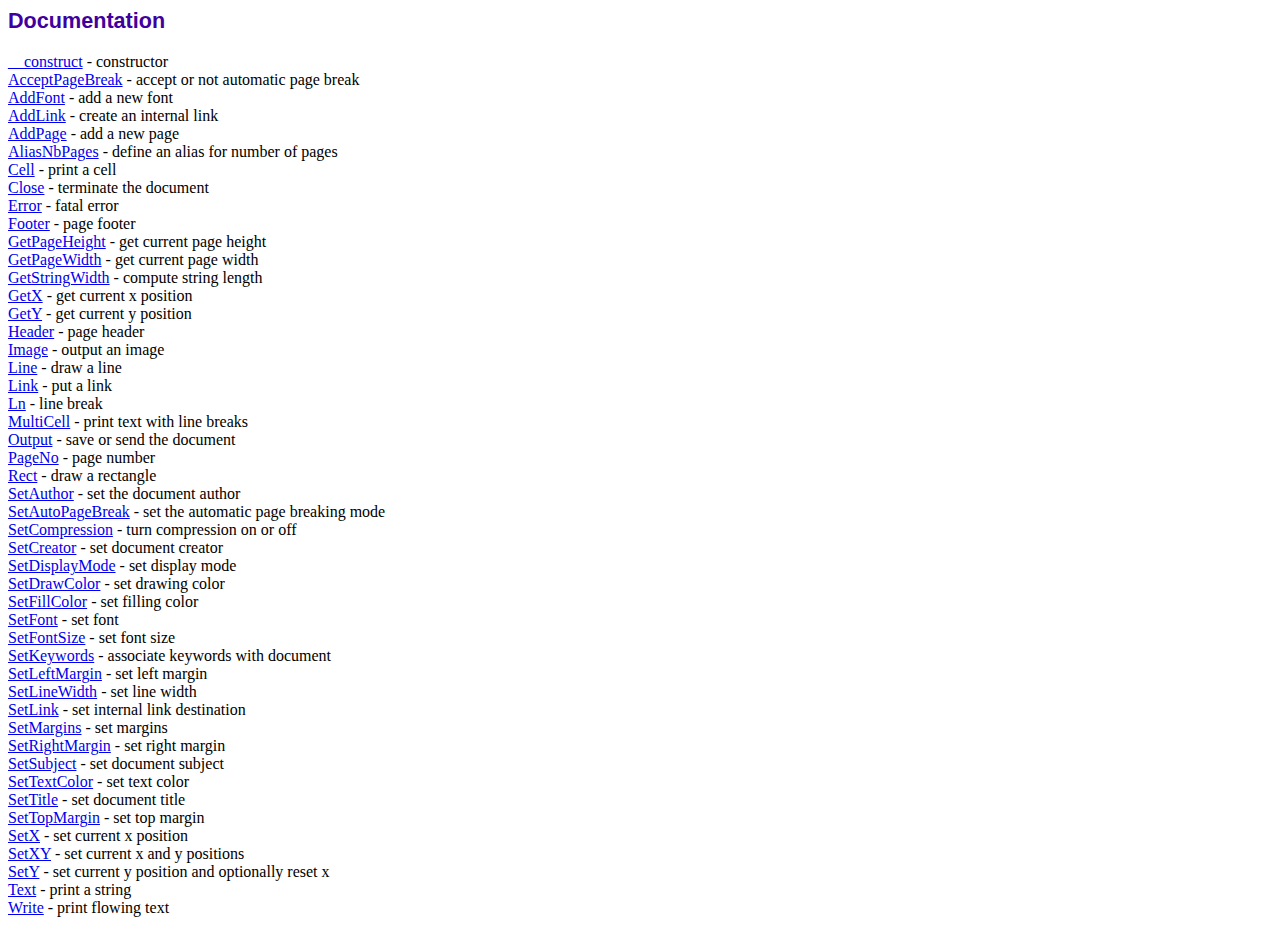
<file: fpdf/fpdf186/doc/index.htm>
<!DOCTYPE html PUBLIC "-//W3C//DTD HTML 4.01 Transitional//EN">
<html>
<head>
<meta http-equiv="Content-Type" content="text/html; charset=UTF-8">
<title>Documentation</title>
<link type="text/css" rel="stylesheet" href="../fpdf.css">
</head>
<body>
<h1>Documentation</h1>
<a href="__construct.htm">__construct</a> - constructor<br>
<a href="acceptpagebreak.htm">AcceptPageBreak</a> - accept or not automatic page break<br>
<a href="addfont.htm">AddFont</a> - add a new font<br>
<a href="addlink.htm">AddLink</a> - create an internal link<br>
<a href="addpage.htm">AddPage</a> - add a new page<br>
<a href="aliasnbpages.htm">AliasNbPages</a> - define an alias for number of pages<br>
<a href="cell.htm">Cell</a> - print a cell<br>
<a href="close.htm">Close</a> - terminate the document<br>
<a href="error.htm">Error</a> - fatal error<br>
<a href="footer.htm">Footer</a> - page footer<br>
<a href="getpageheight.htm">GetPageHeight</a> - get current page height<br>
<a href="getpagewidth.htm">GetPageWidth</a> - get current page width<br>
<a href="getstringwidth.htm">GetStringWidth</a> - compute string length<br>
<a href="getx.htm">GetX</a> - get current x position<br>
<a href="gety.htm">GetY</a> - get current y position<br>
<a href="header.htm">Header</a> - page header<br>
<a href="image.htm">Image</a> - output an image<br>
<a href="line.htm">Line</a> - draw a line<br>
<a href="link.htm">Link</a> - put a link<br>
<a href="ln.htm">Ln</a> - line break<br>
<a href="multicell.htm">MultiCell</a> - print text with line breaks<br>
<a href="output.htm">Output</a> - save or send the document<br>
<a href="pageno.htm">PageNo</a> - page number<br>
<a href="rect.htm">Rect</a> - draw a rectangle<br>
<a href="setauthor.htm">SetAuthor</a> - set the document author<br>
<a href="setautopagebreak.htm">SetAutoPageBreak</a> - set the automatic page breaking mode<br>
<a href="setcompression.htm">SetCompression</a> - turn compression on or off<br>
<a href="setcreator.htm">SetCreator</a> - set document creator<br>
<a href="setdisplaymode.htm">SetDisplayMode</a> - set display mode<br>
<a href="setdrawcolor.htm">SetDrawColor</a> - set drawing color<br>
<a href="setfillcolor.htm">SetFillColor</a> - set filling color<br>
<a href="setfont.htm">SetFont</a> - set font<br>
<a href="setfontsize.htm">SetFontSize</a> - set font size<br>
<a href="setkeywords.htm">SetKeywords</a> - associate keywords with document<br>
<a href="setleftmargin.htm">SetLeftMargin</a> - set left margin<br>
<a href="setlinewidth.htm">SetLineWidth</a> - set line width<br>
<a href="setlink.htm">SetLink</a> - set internal link destination<br>
<a href="setmargins.htm">SetMargins</a> - set margins<br>
<a href="setrightmargin.htm">SetRightMargin</a> - set right margin<br>
<a href="setsubject.htm">SetSubject</a> - set document subject<br>
<a href="settextcolor.htm">SetTextColor</a> - set text color<br>
<a href="settitle.htm">SetTitle</a> - set document title<br>
<a href="settopmargin.htm">SetTopMargin</a> - set top margin<br>
<a href="setx.htm">SetX</a> - set current x position<br>
<a href="setxy.htm">SetXY</a> - set current x and y positions<br>
<a href="sety.htm">SetY</a> - set current y position and optionally reset x<br>
<a href="text.htm">Text</a> - print a string<br>
<a href="write.htm">Write</a> - print flowing text<br>
</body>
</html>
</file>
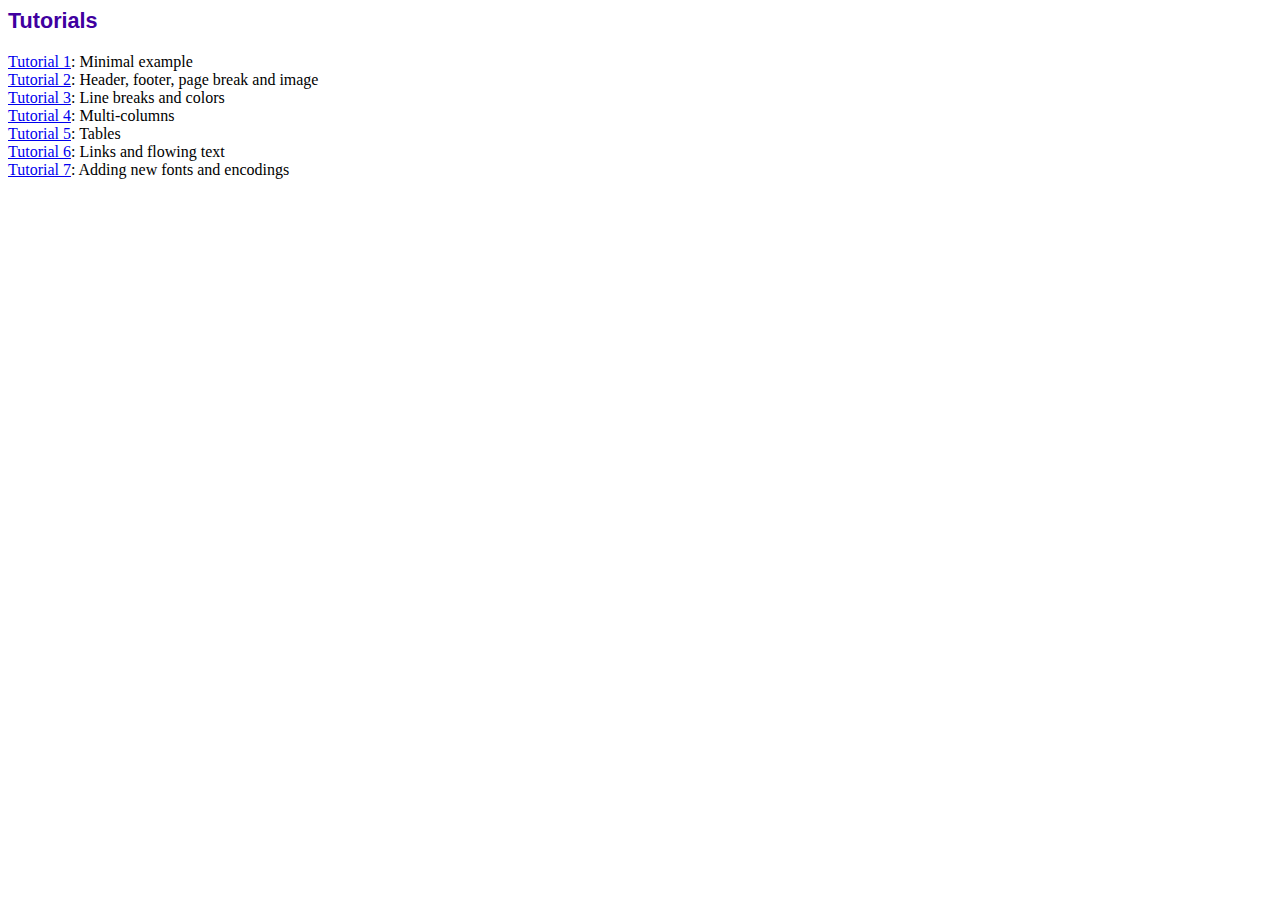
<file: fpdf/fpdf186/tutorial/index.htm>
<!DOCTYPE html PUBLIC "-//W3C//DTD HTML 4.01 Transitional//EN">
<html>
<head>
<meta http-equiv="Content-Type" content="text/html; charset=UTF-8">
<title>Tutorials</title>
<link type="text/css" rel="stylesheet" href="../fpdf.css">
</head>
<body>
<h1>Tutorials</h1>
<ul style="list-style-type:none; margin-left:0; padding-left:0">
<li><a href="tuto1.htm">Tutorial 1</a>: Minimal example</li>
<li><a href="tuto2.htm">Tutorial 2</a>: Header, footer, page break and image</li>
<li><a href="tuto3.htm">Tutorial 3</a>: Line breaks and colors</li>
<li><a href="tuto4.htm">Tutorial 4</a>: Multi-columns</li>
<li><a href="tuto5.htm">Tutorial 5</a>: Tables</li>
<li><a href="tuto6.htm">Tutorial 6</a>: Links and flowing text</li>
<li><a href="tuto7.htm">Tutorial 7</a>: Adding new fonts and encodings</li>
</ul>
</body>
</html>
</file>
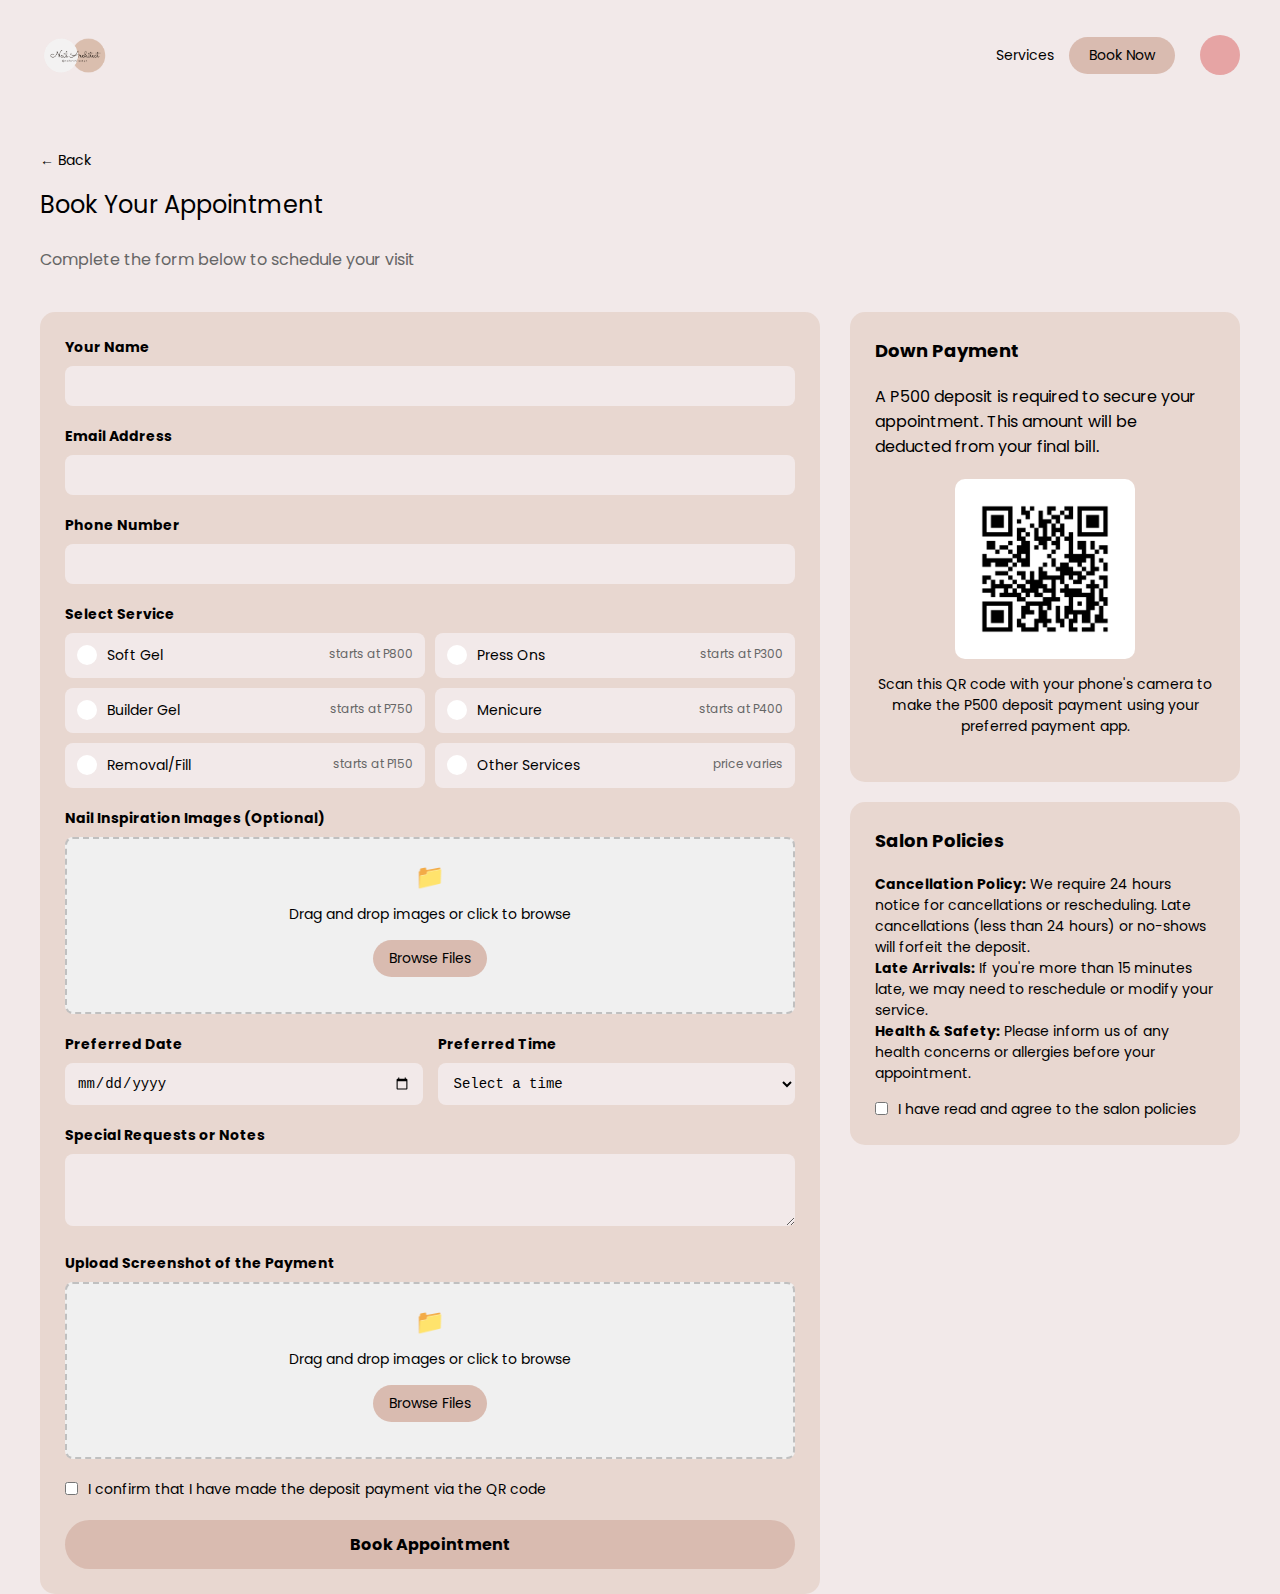
<file: booking-form-with-upload.html>
<!DOCTYPE html>
<html lang="en">
<head>
    <meta charset="UTF-8">
    <meta name="viewport" content="width=device-width, initial-scale=1.0">
    <link rel="stylesheet" href="navbar.css">
    <link rel="icon" type="image/png" href="Assets/favicon1.png">
    <title>Nail Architect - Booking Form</title>
    <style>
        @import url('https://fonts.googleapis.com/css2?family=Poppins:ital,wght@0,100;0,200;0,300;0,400;0,500;0,600;0,700;0,800;0,900;1,100;1,200;1,300;1,400;1,500;1,600;1,700;1,800;1,900&display=swap');
        * {
            margin: 0;
            padding: 0;
            box-sizing: border-box;
            font-family: Poppins;
        }
        
        @keyframes fadeIn {
            from { opacity: 0; transform: translateY(10px); }
            to { opacity: 1; transform: translateY(0); }
        }
        
        html, body {
            height: 100%;
            margin: 0;
            padding: 0;
        }
        
        body {
            background-color: #f2e9e9;
            padding: 20px;
            display: flex;
            flex-direction: column;
        }
        
        .container {
            max-width: 1200px;
            width: 100%;
            flex: 1;
            margin: 0 auto;
            display: flex;
            flex-direction: column;
            gap: 15px;
        }
        
        header {
            display: flex;
            justify-content: space-between;
            align-items: center;
            padding-bottom: 15px;
        }
        
        .page-title {
            font-size: 24px;
            margin-bottom: 10px;
            animation: fadeIn 0.5s ease-out forwards;
        }
        
        .page-subtitle {
            font-size: 16px;
            margin-bottom: 25px;
            color: #666;
            animation: fadeIn 0.6s ease-out forwards;
        }
        
        .booking-form-container {
            display: grid;
            grid-template-columns: 2fr 1fr;
            gap: 30px;
            animation: fadeIn 0.7s ease-out forwards;
        }
        
        .booking-form {
            background-color: #e8d7d0;
            border-radius: 15px;
            padding: 25px;
        }
        
        .form-group {
            margin-bottom: 20px;
        }
        
        label {
            display: block;
            margin-bottom: 8px;
            font-size: 14px;
            font-weight: bold;
        }
        
        input, textarea, select {
            width: 100%;
            padding: 12px;
            border: none;
            border-radius: 8px;
            background-color: #f2e9e9;
            font-family: 'Courier New', monospace;
            font-size: 14px;
            transition: all 0.3s ease;
        }
        
        input:focus, textarea:focus, select:focus {
            outline: none;
            background-color: #ffffff;
            box-shadow: 0 0 5px rgba(0,0,0,0.1);
        }
        
        .service-options {
            display: grid;
            grid-template-columns: repeat(2, 1fr);
            gap: 10px;
        }
        
        .service-option {
            position: relative;
            padding: 12px;
            background-color: #f2e9e9;
            border-radius: 8px;
            cursor: pointer;
            transition: all 0.3s ease;
        }
        
        .service-option:hover {
            background-color: #f8f0ed;
        }
        
        .service-option input {
            position: absolute;
            opacity: 0;
            cursor: pointer;
            height: 0;
            width: 0;
        }
        
        .service-option label {
            display: block;
            padding-left: 30px;
            cursor: pointer;
            font-weight: normal;
            margin-bottom: 0;
        }
        
        .checkmark {
            position: absolute;
            top: 12px;
            left: 12px;
            height: 20px;
            width: 20px;
            background-color: #fff;
            border-radius: 50%;
        }
        
        .service-option input:checked ~ .checkmark {
            background-color: #d9bbb0;
        }
        
        .checkmark:after {
            content: "";
            position: absolute;
            display: none;
        }
        
        .service-option input:checked ~ .checkmark:after {
            display: block;
        }
        
        .service-option .checkmark:after {
            left: 7px;
            top: 3px;
            width: 5px;
            height: 10px;
            border: solid white;
            border-width: 0 2px 2px 0;
            transform: rotate(45deg);
        }
        
        .service-price {
            float: right;
            font-size: 12px;
            color: #666;
        }
        
        .upload-section {
            border: 2px dashed #c0c0c0;
            border-radius: 8px;
            padding: 20px;
            text-align: center;
            transition: all 0.3s ease;
            background-color: #f0f0f0;
            position: relative;
            overflow: hidden;
        }
        
        .upload-section:hover {
            border-color: #a0a0a0;
        }
        
        .upload-icon {
            font-size: 24px;
            margin-bottom: 10px;
        }
        
        .upload-text {
            margin-bottom: 15px;
            font-size: 14px;
        }
        
        .file-input {
            position: absolute;
            top: 0;
            left: 0;
            width: 100%;
            height: 100%;
            opacity: 0;
            cursor: pointer;
        }
        
        .browse-button {
            display: inline-block;
            padding: 8px 16px;
            background-color: #d9bbb0;
            border-radius: 20px;
            cursor: pointer;
            font-size: 14px;
            transition: all 0.3s ease;
        }
        
        .browse-button:hover {
            background-color: #ae9389;
        }
        
        .preview-container {
            display: flex;
            flex-wrap: wrap;
            gap: 10px;
            margin-top: 15px;
        }
        
        .preview-image {
            width: 80px;
            height: 80px;
            border-radius: 5px;
            object-fit: cover;
            position: relative;
        }
        
        .remove-image {
            position: absolute;
            top: -8px;
            right: -8px;
            width: 20px;
            height: 20px;
            background-color: rgba(0,0,0,0.5);
            color: white;
            border-radius: 50%;
            display: flex;
            align-items: center;
            justify-content: center;
            cursor: pointer;
            font-size: 12px;
        }
        
        .date-time-grid {
            display: grid;
            grid-template-columns: 1fr 1fr;
            gap: 15px;
        }
        
        .sidebar {
            display: flex;
            flex-direction: column;
            gap: 20px;
        }
        
        .payment-info {
            background-color: #e8d7d0;
            border-radius: 15px;
            padding: 25px;
        }
        
        .info-title {
            font-size: 18px;
            font-weight: bold;
            margin-bottom: 20px;
        }
        
        .qr-container {
            text-align: center;
            margin: 20px 0;
        }
        
        .qr-code {
            width: 180px;
            height: 180px;
            margin: 0 auto 15px;
            background-color: #fff;
            padding: 10px;
            border-radius: 10px;
            display: flex;
            align-items: center;
            justify-content: center;
        }
        
        .qr-code img {
            max-width: 100%;
            max-height: 100%;
            object-fit: contain;
            display: block;
        }
        
        .qr-instructions {
            font-size: 14px;
            line-height: 1.5;
        }
        
        .policy-box {
            background-color: #e8d7d0;
            border-radius: 15px;
            padding: 25px;
        }
        
        .policy-content {
            font-size: 14px;
            line-height: 1.5;
            margin-bottom: 15px;
        }
        
        .policy-checkbox {
            display: flex;
            align-items: flex-start;
            gap: 10px;
            margin-top: 15px;
        }
        
        .policy-checkbox input {
            width: auto;
            margin-top: 3px;
        }
        
        .policy-checkbox label {
            margin-bottom: 0;
            font-weight: normal;
        }
        
        .submit-button {
            padding: 12px 24px;
            background-color: #d9bbb0;
            border: none;
            border-radius: 30px;
            cursor: pointer;
            font-size: 16px;
            transition: all 0.3s ease;
            display: block;
            width: 100%;
            margin-top: 20px;
            font-weight: bold;
        }
        
        .submit-button:hover {
            background-color: #ae9389;
            transform: translateY(-2px);
        }
        
        .back-button {
            display: inline-block;
            margin-top: 30px;
            font-size: 14px;
            cursor: pointer;
            position: relative;
            animation: fadeIn 0.9s ease-out forwards;
            color: #000;
        }
        
        .back-button:after {
            content: '';
            position: absolute;
            width: 0;
            height: 1px;
            bottom: -2px;
            left: 0;
            background-color: #000;
            transition: width 0.6s ease;
        }
        
        .back-button:hover:after {
            width: 100%;
        }
        
        /* Responsive styles */
        @media (max-width: 1024px) {
            .booking-form-container {
                grid-template-columns: 1fr;
            }
            
            .sidebar {
                flex-direction: row;
                flex-wrap: wrap;
            }
            
            .payment-info, .policy-box {
                flex: 1;
                min-width: 300px;
            }
        }
        
        @media (max-width: 768px) {
            .service-options {
                grid-template-columns: 1fr;
            }
            
            .date-time-grid {
                grid-template-columns: 1fr;
            }
            
            .sidebar {
                flex-direction: column;
            }
        }
    </style>
</head>
<body>
    <div class="container">
        <header>
            <div class="logo-container">
                <div class="logo">
                    <a href="index.html">
                        <img src="Assets/logo.png" alt="Nail Architect Logo">
                    </a>
                </div>
            </div>
            <div class="nav-links">
                <div class="nav-link">Services</div>
                <div class="book-now">Book Now</div>
                <div class="login-icon"></div>
            </div>
        </header>
        
        <a href="index.html">
            <div class="back-button">← Back</div>
          </a>
        <div class="page-title">Book Your Appointment</div>
        <div class="page-subtitle">Complete the form below to schedule your visit</div>
        
        <div class="booking-form-container">
            <div class="booking-form">
                <form id="appointment-form">
                    <div class="form-group">
                        <label for="name">Your Name</label>
                        <input type="text" id="name" name="name" required>
                    </div>
                    
                    <div class="form-group">
                        <label for="email">Email Address</label>
                        <input type="email" id="email" name="email" required>
                    </div>
                    
                    <div class="form-group">
                        <label for="phone">Phone Number</label>
                        <input type="tel" id="phone" name="phone" required>
                    </div>
                    
                    <div class="form-group">
                        <label>Select Service</label>
                        <div class="service-options">
                            <div class="service-option">
                                <input type="radio" id="service1" name="service" value="classic-manicure" required>
                                <label for="service1">Soft Gel<span class="service-price">starts at P800</span></label>
                                <span class="checkmark"></span>
                            </div>
                            
                            <div class="service-option">
                                <input type="radio" id="service2" name="service" value="gel-manicure">
                                <label for="service2">Press Ons<span class="service-price">starts at P300</span></label>
                                <span class="checkmark"></span>
                            </div>
                            
                            <div class="service-option">
                                <input type="radio" id="service3" name="service" value="pedicure">
                                <label for="service3">Builder Gel<span class="service-price">starts at P750</span></label>
                                <span class="checkmark"></span>
                            </div>
                            
                            <div class="service-option">
                                <input type="radio" id="service4" name="service" value="nail-art">
                                <label for="service4">Menicure<span class="service-price">starts at P400</span></label>
                                <span class="checkmark"></span>
                            </div>
                            
                            <div class="service-option">
                                <input type="radio" id="service5" name="service" value="dip-powder">
                                <label for="service5">Removal/Fill<span class="service-price">starts at P150</span></label>
                                <span class="checkmark"></span>
                            </div>
                            
                            <div class="service-option">
                                <input type="radio" id="service6" name="service" value="extensions">
                                <label for="service6">Other Services<span class="service-price">price varies</span></label>
                                <span class="checkmark"></span>
                            </div>
                        </div>
                    </div>
                    
                    <div class="form-group">
                        <label>Nail Inspiration Images (Optional)</label>
                        <div class="upload-section" id="upload-area">
                            <div class="upload-icon">📁</div>
                            <div class="upload-text">Drag and drop images or click to browse</div>
                            <div class="browse-button">Browse Files</div>
                            <input type="file" id="nail-inspo" name="nail-inspo" class="file-input" accept="image/*" multiple>
                            <div class="preview-container" id="image-preview"></div>
                        </div>
                    </div>
                    
                    <div class="form-group">
                        <div class="date-time-grid">
                            <div>
                                <label for="date">Preferred Date</label>
                                <input type="date" id="date" name="date" required>
                            </div>
                            
                            <div>
                                <label for="time">Preferred Time</label>
                                <select id="time" name="time" required>
                                    <option value="">Select a time</option>
                                    <option value="9:00">9:00 AM</option>
                                    <option value="10:00">10:00 AM</option>
                                    <option value="11:00">11:00 AM</option>
                                    <option value="12:00">12:00 PM</option>
                                    <option value="13:00">1:00 PM</option>
                                    <option value="14:00">2:00 PM</option>
                                    <option value="15:00">3:00 PM</option>
                                    <option value="16:00">4:00 PM</option>
                                    <option value="17:00">5:00 PM</option>
                                    <option value="18:00">6:00 PM</option>
                                </select>
                            </div>
                        </div>
                    </div>
                    
                    <div class="form-group">
                        <label for="notes">Special Requests or Notes</label>
                        <textarea id="notes" name="notes" rows="3"></textarea>
                    </div>
                    <div class="form-group">
                        <label>Upload Screenshot of the Payment</label>
                        <div class="upload-section" id="upload-area">
                            <div class="upload-icon">📁</div>
                            <div class="upload-text">Drag and drop images or click to browse</div>
                            <div class="browse-button">Browse Files</div>
                            <input type="file" id="nail-inspo" name="nail-inspo" class="file-input" accept="image/*" multiple>
                            <div class="preview-container" id="image-preview"></div>
                        </div>
                    </div>
                    <div class="form-group policy-checkbox">
                        <input type="checkbox" id="deposit-confirm" name="deposit-confirm" required>
                        <label for="deposit-confirm">I confirm that I have made the deposit payment via the QR code</label>
                    </div>
                    
                    <button type="submit" class="submit-button">Book Appointment</button>
                </form>
            </div>
            
            <div class="sidebar">
                <div class="payment-info">
                    <div class="info-title">Down Payment</div>
                    <p>A P500 deposit is required to secure your appointment. This amount will be deducted from your final bill.</p>
                    
                    <div class="qr-container">
                        <div class="qr-code">
                            <img src="Assets/qr.png" alt="Payment QR Code">
                        </div>
                        <div class="qr-instructions">
                            Scan this QR code with your phone's camera to make the P500 deposit payment using your preferred payment app.
                        </div>
                    </div>
                </div>
                
                <div class="policy-box">
                    <div class="info-title">Salon Policies</div>
                    <div class="policy-content">
                        <p><strong>Cancellation Policy:</strong> We require 24 hours notice for cancellations or rescheduling. Late cancellations (less than 24 hours) or no-shows will forfeit the deposit.</p>
                        <p><strong>Late Arrivals:</strong> If you're more than 15 minutes late, we may need to reschedule or modify your service.</p>
                        <p><strong>Health & Safety:</strong> Please inform us of any health concerns or allergies before your appointment.</p>
                    </div>
                    
                    <div class="policy-checkbox">
                        <input type="checkbox" id="policy-agree" name="policy-agree" required>
                        <label for="policy-agree">I have read and agree to the salon policies</label>
                    </div>
                </div>
            </div>
        </div>
    
    </div>
    
    <script>
        document.addEventListener('DOMContentLoaded', function() {
            // Initialize date picker with current date + 1 day as minimum
            const dateInput = document.getElementById('date');
            const tomorrow = new Date();
            tomorrow.setDate(tomorrow.getDate() + 1);
            const tomorrowFormatted = tomorrow.toISOString().split('T')[0];
            dateInput.setAttribute('min', tomorrowFormatted);
            
            // Handle file upload and preview
            const fileInput = document.getElementById('nail-inspo');
            const previewContainer = document.getElementById('image-preview');
            const uploadArea = document.getElementById('upload-area');
            
            // Handle drag and drop
            ['dragenter', 'dragover', 'dragleave', 'drop'].forEach(eventName => {
                uploadArea.addEventListener(eventName, preventDefaults, false);
            });
            
            function preventDefaults(e) {
                e.preventDefault();
                e.stopPropagation();
            }
            
            ['dragenter', 'dragover'].forEach(eventName => {
                uploadArea.addEventListener(eventName, highlight, false);
            });
            
            ['dragleave', 'drop'].forEach(eventName => {
                uploadArea.addEventListener(eventName, unhighlight, false);
            });
            
            function highlight() {
                uploadArea.style.borderColor = '#a0a0a0';
                uploadArea.style.backgroundColor = '#e5e5e5';
            }
            
            function unhighlight() {
                uploadArea.style.borderColor = '#c0c0c0';
                uploadArea.style.backgroundColor = '#f0f0f0';
            }
            
            uploadArea.addEventListener('drop', handleDrop, false);
            
            function handleDrop(e) {
                const dt = e.dataTransfer;
                const files = dt.files;
                handleFiles(files);
            }
            
            fileInput.addEventListener('change', function() {
                handleFiles(this.files);
            });
            
            function handleFiles(files) {
                // Limit to 3 images
                const maxFiles = 3;
                let validFiles = Array.from(files).slice(0, maxFiles);
                
                // Clear existing previews if more than max allowed
                if (previewContainer.children.length + validFiles.length > maxFiles) {
                    previewContainer.innerHTML = '';
                }
                
                validFiles.forEach(file => {
                    if (!file.type.match('image.*')) {
                        return;
                    }
                    
                    const reader = new FileReader();
                    
                    reader.onload = function(e) {
                        const imagePreviewWrapper = document.createElement('div');
                        imagePreviewWrapper.style.position = 'relative';
                        
                        const img = document.createElement('img');
                        img.classList.add('preview-image');
                        img.src = e.target.result;
                        
                        const removeBtn = document.createElement('div');
                        removeBtn.classList.add('remove-image');
                        removeBtn.innerHTML = '×';
                        removeBtn.addEventListener('click', function() {
                            imagePreviewWrapper.remove();
                        });
                        
                        imagePreviewWrapper.appendChild(img);
                        imagePreviewWrapper.appendChild(removeBtn);
                        
                        if (previewContainer.children.length < maxFiles) {
                            previewContainer.appendChild(imagePreviewWrapper);
                        }
                    }
                    
                    reader.readAsDataURL(file);
                });
            }
            
            // Form validation
            document.getElementById('appointment-form').addEventListener('submit', function(e) {
                e.preventDefault();
                
                // Basic validation
                const name = document.getElementById('name').value;
                const email = document.getElementById('email').value;
                const phone = document.getElementById('phone').value;
                const date = document.getElementById('date').value;
                const time = document.getElementById('time').value;
                const serviceSelected = document.querySelector('input[name="service"]:checked');
                const depositConfirm = document.getElementById('deposit-confirm').checked;
                const policyAgree = document.getElementById('policy-agree').checked;
                
                let isValid = true;
                
                if (!name || !email || !phone || !date || !time || !serviceSelected || !depositConfirm || !policyAgree) {
                    isValid = false;
                    alert('Please fill in all required fields and confirm the policies.');
                }
                
                if (isValid) {
                    // In a real implementation, you would send the form data to your server
                    alert('Thank you! Your appointment has been booked successfully.');
                    this.reset();
                    previewContainer.innerHTML = '';
                }
            });
        });
    </script>
</body>
</html>
</file>
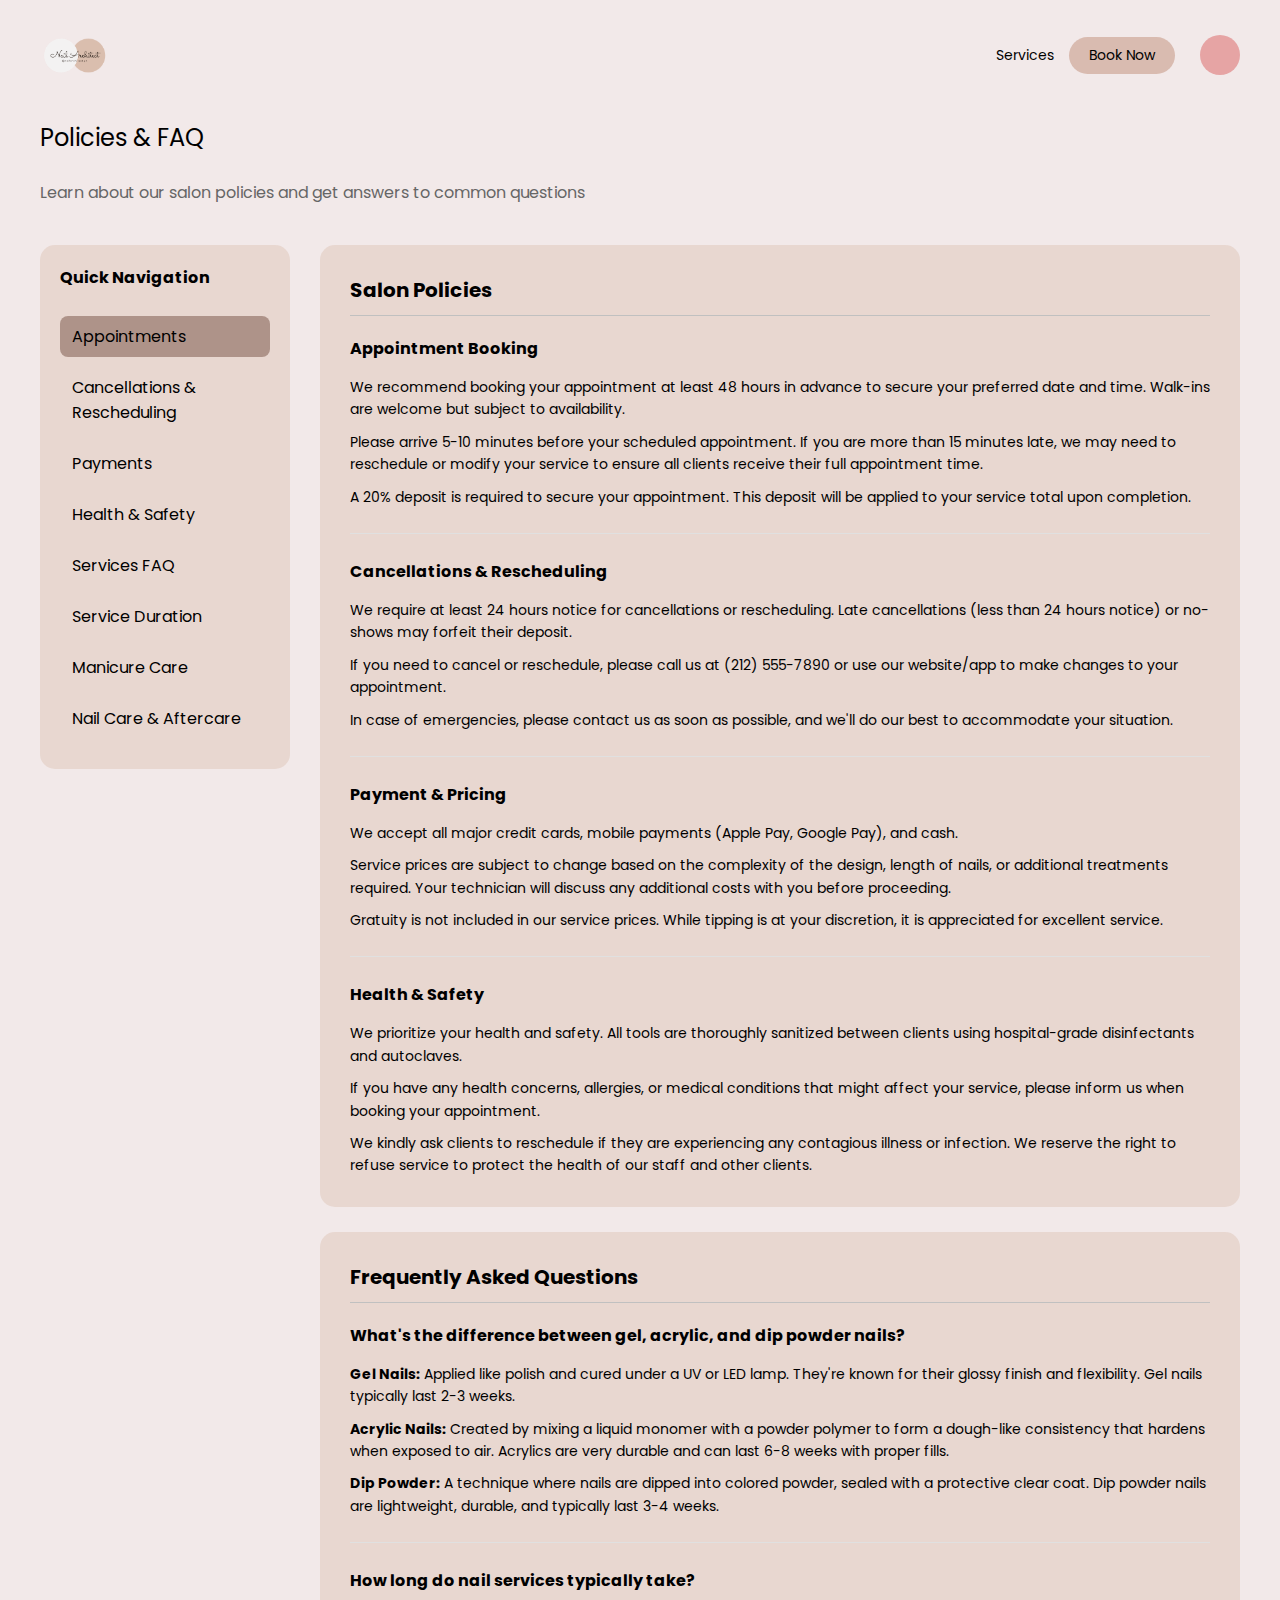
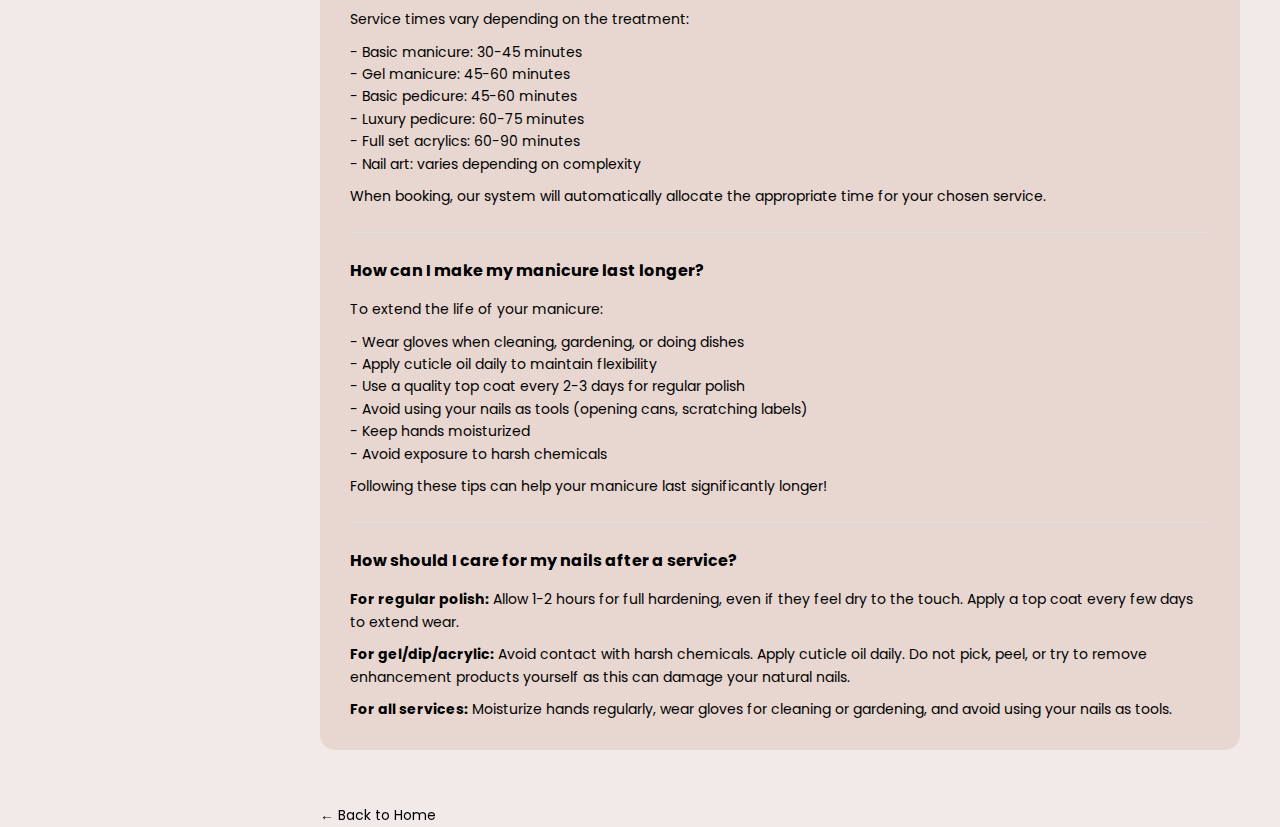
<file: faq.html>
<!DOCTYPE html>
<html lang="en">
<head>
    <meta charset="UTF-8">
    <meta name="viewport" content="width=device-width, initial-scale=1.0">
    <link rel="stylesheet" href="navbar.css">
    <link rel="icon" type="image/png" href="Assets/favicon.png">
    <title>Nail Salon - Policies & FAQ</title>
    <style>
         @import url('https://fonts.googleapis.com/css2?family=Poppins:ital,wght@0,100;0,200;0,300;0,400;0,500;0,600;0,700;0,800;0,900;1,100;1,200;1,300;1,400;1,500;1,600;1,700;1,800;1,900&display=swap');
        * {
            margin: 0;
            padding: 0;
            box-sizing: border-box;
            font-family: Poppins;
        }
        
        @keyframes fadeIn {
            from { opacity: 0; transform: translateY(10px); }
            to { opacity: 1; transform: translateY(0); }
        }
        
        html, body {
            height: 100%;
            margin: 0;
            padding: 0;
        }
        
        body {
            background-color: #f2e9e9;
            padding: 20px;
            display: flex;
            flex-direction: column;
        }
        
        .container {
            max-width: 1200px;
            width: 100%;
            flex: 1;
            margin: 0 auto;
            display: flex;
            flex-direction: column;
            gap: 15px;
        }
        
        header {
            display: flex;
            justify-content: space-between;
            align-items: center;
            padding-bottom: 15px;
        }
        
        
        .page-title {
            font-size: 24px;
            margin-bottom: 10px;
            animation: fadeIn 0.5s ease-out forwards;
        }
        
        .page-subtitle {
            font-size: 16px;
            margin-bottom: 25px;
            color: #666;
            animation: fadeIn 0.6s ease-out forwards;
        }
        
        .content-wrapper {
            animation: fadeIn 0.7s ease-out forwards;
            display: flex;
            gap: 30px;
        }
        
        .sidebar {
            width: 250px;
            flex-shrink: 0;
        }
        
        .sidebar-nav {
            background-color: #e8d7d0;
            border-radius: 15px;
            padding: 20px;
            position: sticky;
            top: 20px;
        }
        
        .sidebar-title {
            font-size: 16px;
            font-weight: bold;
            margin-bottom: 15px;
            padding-bottom: 10px;
            border-bottom: 1px solid #e8d7d0;
        }
        
        .nav-list {
            list-style: none;
        }
        
        .nav-list li {
            margin-bottom: 10px;
        }
        
        .nav-list a {
            text-decoration: none;
            color: inherit;
            display: block;
            padding: 8px 12px;
            border-radius: 8px;
            transition: all 0.3s ease;
        }
        
        .nav-list a:hover, .nav-list a.active {
            background-color: #ae9389;
        }
        
        .main-content {
            flex: 1;
        }
        
        .section {
            background-color: #e8d7d0;
            border-radius: 15px;
            padding: 30px;
            margin-bottom: 25px;
        }
        
        .section:last-child {
            margin-bottom: 0;
        }
        
        .section-title {
            font-size: 20px;
            font-weight: bold;
            margin-bottom: 20px;
            padding-bottom: 10px;
            border-bottom: 1px solid #c0c0c0;
        }
        
        .policy-item, .faq-item {
            margin-bottom: 25px;
            padding-bottom: 25px;
            border-bottom: 1px solid #e0e0e0;
        }
        
        .policy-item:last-child, .faq-item:last-child {
            margin-bottom: 0;
            padding-bottom: 0;
            border-bottom: none;
        }
        
        .policy-title, .faq-question {
            font-weight: bold;
            margin-bottom: 15px;
            font-size: 16px;
        }
        
        .policy-content, .faq-answer {
            font-size: 14px;
            line-height: 1.6;
        }
        
        .policy-content p, .faq-answer p {
            margin-bottom: 10px;
        }
        
        .policy-content p:last-child, .faq-answer p:last-child {
            margin-bottom: 0;
        }
        
        .back-button {
            display: inline-block;
            margin-top: 30px;
            font-size: 14px;
            cursor: pointer;
            position: relative;
            transition: all 0.3s ease;
        }
        
        .back-button:after {
            content: '';
            position: absolute;
            width: 0;
            height: 1px;
            bottom: -2px;
            left: 0;
            background-color: #000;
            transition: width 0.3s ease;
        }
        
        .back-button:hover:after {
            width: 100%;
        }
        
        /* Responsive styles */
        @media (max-width: 992px) {
            .content-wrapper {
                flex-direction: column;
            }
            
            .sidebar {
                width: 100%;
            }
            
            .sidebar-nav {
                position: static;
                margin-bottom: 20px;
            }
            
            .nav-list {
                display: flex;
                flex-wrap: wrap;
                gap: 10px;
            }
            
            .nav-list li {
                margin-bottom: 0;
            }
        }
        
        @media (max-width: 576px) {
            .nav-list {
                flex-direction: column;
            }
            
            .section {
                padding: 20px;
            }
        }
    </style>
</head>
<body>
    <div class="container">
        <header>
            <div class="logo-container">
                <div class="logo">
                    <img src="Assets/logo.png" alt="Nail Architect Logo">
                </div>
            </div>
            <div class="nav-links">
                <div class="nav-link">Services</div>
                <div class="book-now">Book Now</div>
                <div class="login-icon"></div>
            </div>
        </header>
        
        <div class="page-title">Policies & FAQ</div>
        <div class="page-subtitle">Learn about our salon policies and get answers to common questions</div>
        
        <div class="content-wrapper">
            <div class="sidebar">
                <div class="sidebar-nav">
                    <div class="sidebar-title">Quick Navigation</div>
                    <ul class="nav-list">
                        <li><a href="#appointments" class="active">Appointments</a></li>
                        <li><a href="#cancellations">Cancellations & Rescheduling</a></li>
                        <li><a href="#payments">Payments</a></li>
                        <li><a href="#health-safety">Health & Safety</a></li>
                        <li><a href="#services-faq">Services FAQ</a></li>
                        <li><a href="#service-duration">Service Duration</a></li>
                        <li><a href="#manicure-care">Manicure Care</a></li>
                        <li><a href="#aftercare">Nail Care & Aftercare</a></li>
                    </ul>
                </div>
            </div>
            
            <div class="main-content">
                <!-- Policies Section -->
                <div class="section" id="policies">
                    <div class="section-title">Salon Policies</div>
                    
                    <div class="policy-item" id="appointments">
                        <div class="policy-title">Appointment Booking</div>
                        <div class="policy-content">
                            <p>We recommend booking your appointment at least 48 hours in advance to secure your preferred date and time. Walk-ins are welcome but subject to availability.</p>
                            <p>Please arrive 5-10 minutes before your scheduled appointment. If you are more than 15 minutes late, we may need to reschedule or modify your service to ensure all clients receive their full appointment time.</p>
                            <p>A 20% deposit is required to secure your appointment. This deposit will be applied to your service total upon completion.</p>
                        </div>
                    </div>
                    
                    <div class="policy-item" id="cancellations">
                        <div class="policy-title">Cancellations & Rescheduling</div>
                        <div class="policy-content">
                            <p>We require at least 24 hours notice for cancellations or rescheduling. Late cancellations (less than 24 hours notice) or no-shows may forfeit their deposit.</p>
                            <p>If you need to cancel or reschedule, please call us at (212) 555-7890 or use our website/app to make changes to your appointment.</p>
                            <p>In case of emergencies, please contact us as soon as possible, and we'll do our best to accommodate your situation.</p>
                        </div>
                    </div>
                    
                    <div class="policy-item" id="payments">
                        <div class="policy-title">Payment & Pricing</div>
                        <div class="policy-content">
                            <p>We accept all major credit cards, mobile payments (Apple Pay, Google Pay), and cash.</p>
                            <p>Service prices are subject to change based on the complexity of the design, length of nails, or additional treatments required. Your technician will discuss any additional costs with you before proceeding.</p>
                            <p>Gratuity is not included in our service prices. While tipping is at your discretion, it is appreciated for excellent service.</p>
                        </div>
                    </div>
                    
                    <div class="policy-item" id="health-safety">
                        <div class="policy-title">Health & Safety</div>
                        <div class="policy-content">
                            <p>We prioritize your health and safety. All tools are thoroughly sanitized between clients using hospital-grade disinfectants and autoclaves.</p>
                            <p>If you have any health concerns, allergies, or medical conditions that might affect your service, please inform us when booking your appointment.</p>
                            <p>We kindly ask clients to reschedule if they are experiencing any contagious illness or infection. We reserve the right to refuse service to protect the health of our staff and other clients.</p>
                        </div>
                    </div>
                </div>
                
                <!-- FAQ Section -->
                <div class="section" id="faq">
                    <div class="section-title">Frequently Asked Questions</div>
                    
                    <div class="faq-item" id="services-faq">
                        <div class="faq-question">What's the difference between gel, acrylic, and dip powder nails?</div>
                        <div class="faq-answer">
                            <p><strong>Gel Nails:</strong> Applied like polish and cured under a UV or LED lamp. They're known for their glossy finish and flexibility. Gel nails typically last 2-3 weeks.</p>
                            <p><strong>Acrylic Nails:</strong> Created by mixing a liquid monomer with a powder polymer to form a dough-like consistency that hardens when exposed to air. Acrylics are very durable and can last 6-8 weeks with proper fills.</p>
                            <p><strong>Dip Powder:</strong> A technique where nails are dipped into colored powder, sealed with a protective clear coat. Dip powder nails are lightweight, durable, and typically last 3-4 weeks.</p>
                        </div>
                    </div>
                    
                    <div class="faq-item" id="service-duration">
                        <div class="faq-question">How long do nail services typically take?</div>
                        <div class="faq-answer">
                            <p>Service times vary depending on the treatment:</p>
                            <p>- Basic manicure: 30-45 minutes<br>
                            - Gel manicure: 45-60 minutes<br>
                            - Basic pedicure: 45-60 minutes<br>
                            - Luxury pedicure: 60-75 minutes<br>
                            - Full set acrylics: 60-90 minutes<br>
                            - Nail art: varies depending on complexity</p>
                            <p>When booking, our system will automatically allocate the appropriate time for your chosen service.</p>
                        </div>
                    </div>
                    
                    <div class="faq-item" id="manicure-care">
                        <div class="faq-question">How can I make my manicure last longer?</div>
                        <div class="faq-answer">
                            <p>To extend the life of your manicure:</p>
                            <p>- Wear gloves when cleaning, gardening, or doing dishes<br>
                            - Apply cuticle oil daily to maintain flexibility<br>
                            - Use a quality top coat every 2-3 days for regular polish<br>
                            - Avoid using your nails as tools (opening cans, scratching labels)<br>
                            - Keep hands moisturized<br>
                            - Avoid exposure to harsh chemicals</p>
                            <p>Following these tips can help your manicure last significantly longer!</p>
                        </div>
                    </div>
                    
                    <div class="faq-item" id="aftercare">
                        <div class="faq-question">How should I care for my nails after a service?</div>
                        <div class="faq-answer">
                            <p><strong>For regular polish:</strong> Allow 1-2 hours for full hardening, even if they feel dry to the touch. Apply a top coat every few days to extend wear.</p>
                            <p><strong>For gel/dip/acrylic:</strong> Avoid contact with harsh chemicals. Apply cuticle oil daily. Do not pick, peel, or try to remove enhancement products yourself as this can damage your natural nails.</p>
                            <p><strong>For all services:</strong> Moisturize hands regularly, wear gloves for cleaning or gardening, and avoid using your nails as tools.</p>
                        </div>
                    </div>
                    
                </div>
                
                <div class="back-button">← Back to Home</div>
            </div>
        </div>
    </div>
    
    <script>
        document.addEventListener('DOMContentLoaded', function() {
            // Smooth scroll to sections when clicking on sidebar links
            const sidebarLinks = document.querySelectorAll('.nav-list a');
            
            sidebarLinks.forEach(link => {
                link.addEventListener('click', function(e) {
                    e.preventDefault();
                    
                    // Remove active class from all links
                    sidebarLinks.forEach(l => l.classList.remove('active'));
                    
                    // Add active class to clicked link
                    this.classList.add('active');
                    
                    // Get the target section
                    const targetId = this.getAttribute('href');
                    const targetSection = document.querySelector(targetId);
                    
                    // Scroll to the section
                    if (targetSection) {
                        window.scrollTo({
                            top: targetSection.offsetTop - 20,
                            behavior: 'smooth'
                        });
                    }
                });
            });
            
            // Navigation handlers
            document.querySelector('.logo').addEventListener('click', function() {
                window.location.href = 'index.html';
            });
            
            const navLinks = document.querySelectorAll('.nav-links .nav-link');
            
            navLinks[0].addEventListener('click', function() {
                window.location.href = 'index.html';
            });
            
            navLinks[1].addEventListener('click', function() {
                window.location.href = 'services.html';
            });
            
            navLinks[2].addEventListener('click', function() {
                window.location.href = 'gallery.html';
            });
            
            document.querySelector('.book-now').addEventListener('click', function() {
                window.location.href = 'booking-form-with-upload.html';
            });
            
            document.querySelector('.login-icon').addEventListener('click', function() {
                window.location.href = 'login-form.html';
            });
            
            document.querySelector('.back-button').addEventListener('click', function() {
                window.location.href = 'index.html';
            });
        });
    </script>
</body>
</html>
</file>
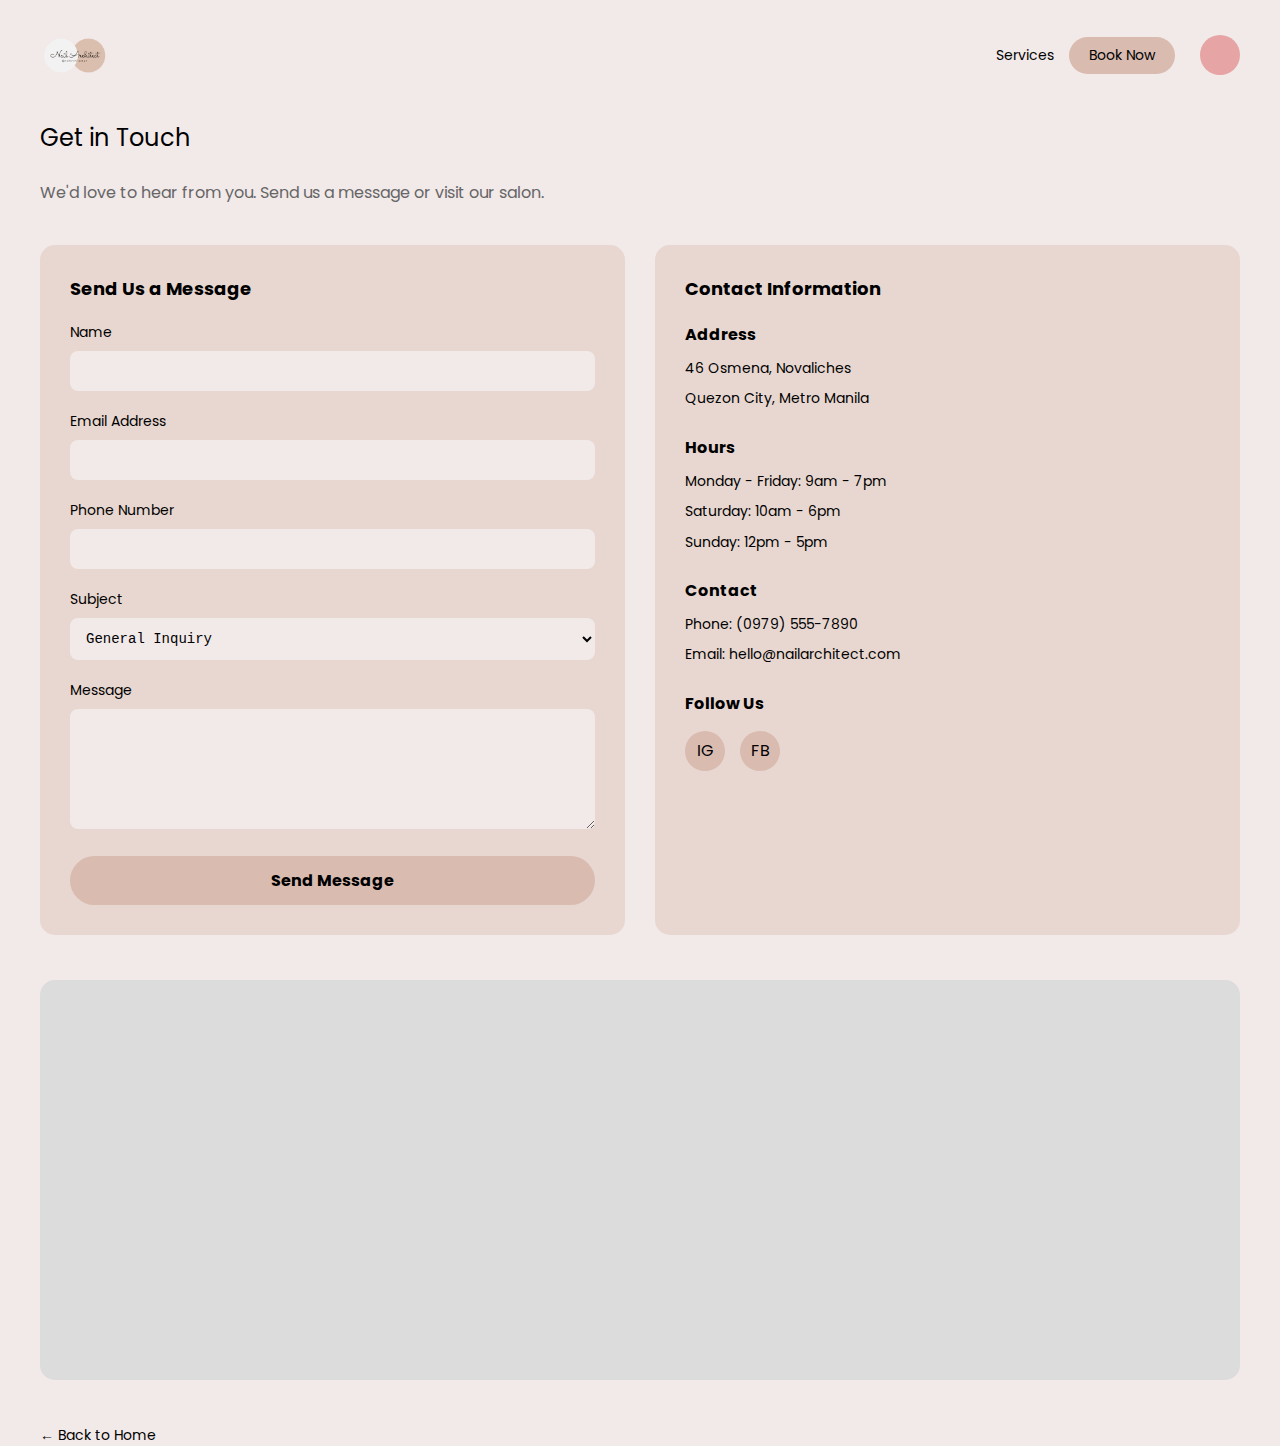
<file: get-in-touch-page.html>
<!DOCTYPE html>
<html lang="en">
<head>
    <meta charset="UTF-8">
    <meta name="viewport" content="width=device-width, initial-scale=1.0">
    <link rel="stylesheet" href="navbar.css">
    <link rel="icon" type="image/png" href="Assets/favicon.png">
    <title>Nail Architect - Get in Touch</title>
    <style>
        @import url('https://fonts.googleapis.com/css2?family=Poppins:ital,wght@0,100;0,200;0,300;0,400;0,500;0,600;0,700;0,800;0,900;1,100;1,200;1,300;1,400;1,500;1,600;1,700;1,800;1,900&display=swap');
        * {
            margin: 0;
            padding: 0;
            box-sizing: border-box;
            font-family: Poppins;
        }
        
        @keyframes fadeIn {
            from { opacity: 0; transform: translateY(10px); }
            to { opacity: 1; transform: translateY(0); }
        }
        
        html, body {
            height: 100%;
            margin: 0;
            padding: 0;
        }
        
        body {
            background-color: #f2e9e9;
            padding: 20px;
            display: flex;
            flex-direction: column;
        }
        
        .container {
            max-width: 1200px;
            width: 100%;
            flex: 1;
            margin: 0 auto;
            display: flex;
            flex-direction: column;
            gap: 15px;
        }
        
        header {
            display: flex;
            justify-content: space-between;
            align-items: center;
            padding-bottom: 15px;
        }
        
        
        .page-title {
            font-size: 24px;
            margin-bottom: 10px;
            animation: fadeIn 0.5s ease-out forwards;
        }
        
        .page-subtitle {
            font-size: 16px;
            margin-bottom: 25px;
            color: #666;
            animation: fadeIn 0.6s ease-out forwards;
        }
        
        .contact-grid {
            display: grid;
            grid-template-columns: 1fr 1fr;
            gap: 30px;
            animation: fadeIn 0.7s ease-out forwards;
        }
        
        .contact-form-container {
            background-color: #e8d7d0;
            border-radius: 15px;
            padding: 30px;
        }
        
        .form-title {
            font-size: 18px;
            font-weight: bold;
            margin-bottom: 20px;
        }
        
        .form-group {
            margin-bottom: 20px;
        }
        
        label {
            display: block;
            margin-bottom: 8px;
            font-size: 14px;
        }
        
        input, textarea, select {
            width: 100%;
            padding: 12px;
            border: none;
            border-radius: 8px;
            background-color: #f2e9e9;
            font-family: 'Courier New', monospace;
            font-size: 14px;
            transition: all 0.3s ease;
        }
        
        input:focus, textarea:focus, select:focus {
            outline: none;
            background-color: #ffffff;
            box-shadow: 0 0 5px rgba(0,0,0,0.1);
        }
        
        textarea {
            min-height: 120px;
            resize: vertical;
        }
        
        .submit-button {
            padding: 12px 24px;
            background-color: #d9bbb0;
            border: none;
            border-radius: 30px;
            cursor: pointer;
            font-size: 16px;
            transition: all 0.3s ease;
            display: block;
            width: 100%;
            margin-top: 20px;
            font-weight: bold;
        }
        
        .submit-button:hover {
            background-color: #ae9389;
            transform: translateY(-2px);
        }
        
        .contact-info {
            background-color: #e8d7d0;
            border-radius: 15px;
            padding: 30px;
        }
        
        .info-title {
            font-size: 18px;
            font-weight: bold;
            margin-bottom: 20px;
        }
        
        .info-section {
            margin-bottom: 25px;
        }
        
        .info-section:last-child {
            margin-bottom: 0;
        }
        
        .info-heading {
            font-weight: bold;
            margin-bottom: 10px;
            font-size: 16px;
        }
        
        .info-content {
            font-size: 14px;
            line-height: 1.6;
        }
        
        .info-content p {
            margin-bottom: 8px;
        }
        
        .info-content p:last-child {
            margin-bottom: 0;
        }
        
        .social-links {
            display: flex;
            gap: 15px;
            margin-top: 15px;
        }
        
        .social-link {
            width: 40px;
            height: 40px;
            border-radius: 50%;
            background-color: #d9bbb0;
            display: flex;
            align-items: center;
            justify-content: center;
            transition: all 0.3s ease;
            cursor: pointer;
        }
        
        .social-link:hover {
            background-color: #ae9389;
            transform: scale(1.1);
        }
        
        .map-section {
            margin-top: 30px;
            background-color: #dcdcdc;
            border-radius: 15px;
            overflow: hidden;
            height: 400px;
            animation: fadeIn 0.8s ease-out forwards;
        }
        
        .map-container {
            width: 100%;
            height: 100%;
        }
        
        .map-placeholder {
            width: 100%;
            height: 100%;
            background-color: #e0e0e0;
            display: flex;
            align-items: center;
            justify-content: center;
            font-size: 18px;
            color: #666;
        }
        
        .back-button {
            display: inline-block;
            margin-top: 30px;
            font-size: 14px;
            cursor: pointer;
            position: relative;
            animation: fadeIn 0.9s ease-out forwards;
        }
        
        .back-button:after {
            content: '';
            position: absolute;
            width: 0;
            height: 1px;
            bottom: -2px;
            left: 0;
            background-color: #000;
            transition: width 0.3s ease;
        }
        
        .back-button:hover:after {
            width: 100%;
        }
        
        /* Responsive styles */
        @media (max-width: 992px) {
            .contact-grid {
                grid-template-columns: 1fr;
            }
        }
    </style>
</head>
<body>
    <div class="container">
        <header>
            <div class="logo-container">
                <div class="logo">
                    <img src="Assets/logo.png" alt="Nail Architect Logo">
                </div>
            </div>
            <div class="nav-links">
                <div class="nav-link">Services</div>
                <div class="book-now">Book Now</div>
                <div class="login-icon"></div>
            </div>
        </header>
        
        <div class="page-title">Get in Touch</div>
        <div class="page-subtitle">We'd love to hear from you. Send us a message or visit our salon.</div>
        
        <div class="contact-grid">
            <div class="contact-form-container">
                <div class="form-title">Send Us a Message</div>
                <form id="contact-form">
                    <div class="form-group">
                        <label for="name">Name</label>
                        <input type="text" id="name" name="name" required>
                    </div>
                    
                    <div class="form-group">
                        <label for="email">Email Address</label>
                        <input type="email" id="email" name="email" required>
                    </div>
                    
                    <div class="form-group">
                        <label for="phone">Phone Number</label>
                        <input type="tel" id="phone" name="phone">
                    </div>
                    
                    <div class="form-group">
                        <label for="subject">Subject</label>
                        <select id="subject" name="subject">
                            <option value="general">General Inquiry</option>
                            <option value="appointment">Appointment Question</option>
                            <option value="feedback">Feedback</option>
                        </select>
                    </div>
                    
                    <div class="form-group">
                        <label for="message">Message</label>
                        <textarea id="message" name="message" required></textarea>
                    </div>
                    
                    <button type="submit" class="submit-button">Send Message</button>
                </form>
            </div>
            
            <div class="contact-info">
                <div class="info-title">Contact Information</div>
                
                <div class="info-section">
                    <div class="info-heading">Address</div>
                    <div class="info-content">
                        <p>46 Osmena, Novaliches</p>
                        <p>Quezon City, Metro Manila</p>
                    </div>
                </div>
                
                <div class="info-section">
                    <div class="info-heading">Hours</div>
                    <div class="info-content">
                        <p>Monday - Friday: 9am - 7pm</p>
                        <p>Saturday: 10am - 6pm</p>
                        <p>Sunday: 12pm - 5pm</p>
                    </div>
                </div>
                
                <div class="info-section">
                    <div class="info-heading">Contact</div>
                    <div class="info-content">
                        <p>Phone: (0979) 555-7890</p>
                        <p>Email: hello@nailarchitect.com</p>
                    </div>
                </div>
                
                <div class="info-section">
                    <div class="info-heading">Follow Us</div>
                    <div class="social-links">
                        <div class="social-link">IG</div>
                        <div class="social-link">FB</div>
                    </div>
                </div>
            </div>
        </div>
        
        <div class="map-section" id="map">
            <div class="map-container">
                <iframe 
                src="https://www.google.com/maps/embed?pb=!1m18!1m12!1m3!1d3858.7160704716625!2d121.02828124838976!3d14.728637937375485!2m3!1f0!2f0!3f0!3m2!1i1024!2i768!4f13.1!3m3!1m2!1s0x3397b1aac9f4e097%3A0x15a42bfc5ec14994!2s46%20Osmena%20Right%2C%20Novaliches%2C%20Quezon%20City%2C%20Metro%20Manila!5e0!3m2!1sen!2sph!4v1743961729361!5m2!1sen!2sph" 
                width="100%" 
                height="450" 
                style="border:0;" 
                allowfullscreen="" 
                loading="lazy" 
                referrerpolicy="no-referrer-when-downgrade">
            </iframe>
            </div>
        </div>
        
        <div class="back-button">← Back to Home</div>
    </div>
    
    <script>
        document.addEventListener('DOMContentLoaded', function() {

            document.getElementById('contact-form').addEventListener('submit', function(e) {
                e.preventDefault();

                alert('Thank you for your message! We will get back to you soon.');
                this.reset();
            });

            document.querySelector('.logo').addEventListener('click', function() {
                window.location.href = 'index.html';
            });
            
            const navLinks = document.querySelectorAll('.nav-links .nav-link');
            
            navLinks[0].addEventListener('click', function() {
                window.location.href = 'index.html';
            });
            
            navLinks[1].addEventListener('click', function() {
                window.location.href = 'services.html';
            });
            
            navLinks[2].addEventListener('click', function() {
                window.location.href = 'gallery.html';
            });
            
            document.querySelector('.book-now').addEventListener('click', function() {
                window.location.href = 'booking-form-with-upload.html';
            });
            
            document.querySelector('.login-icon').addEventListener('click', function() {
                window.location.href = 'login-form.html';
            });
            
            document.querySelector('.back-button').addEventListener('click', function() {
                window.location.href = 'index.html';
            });
            
        });
    </script>
</body>
</html>
</file>
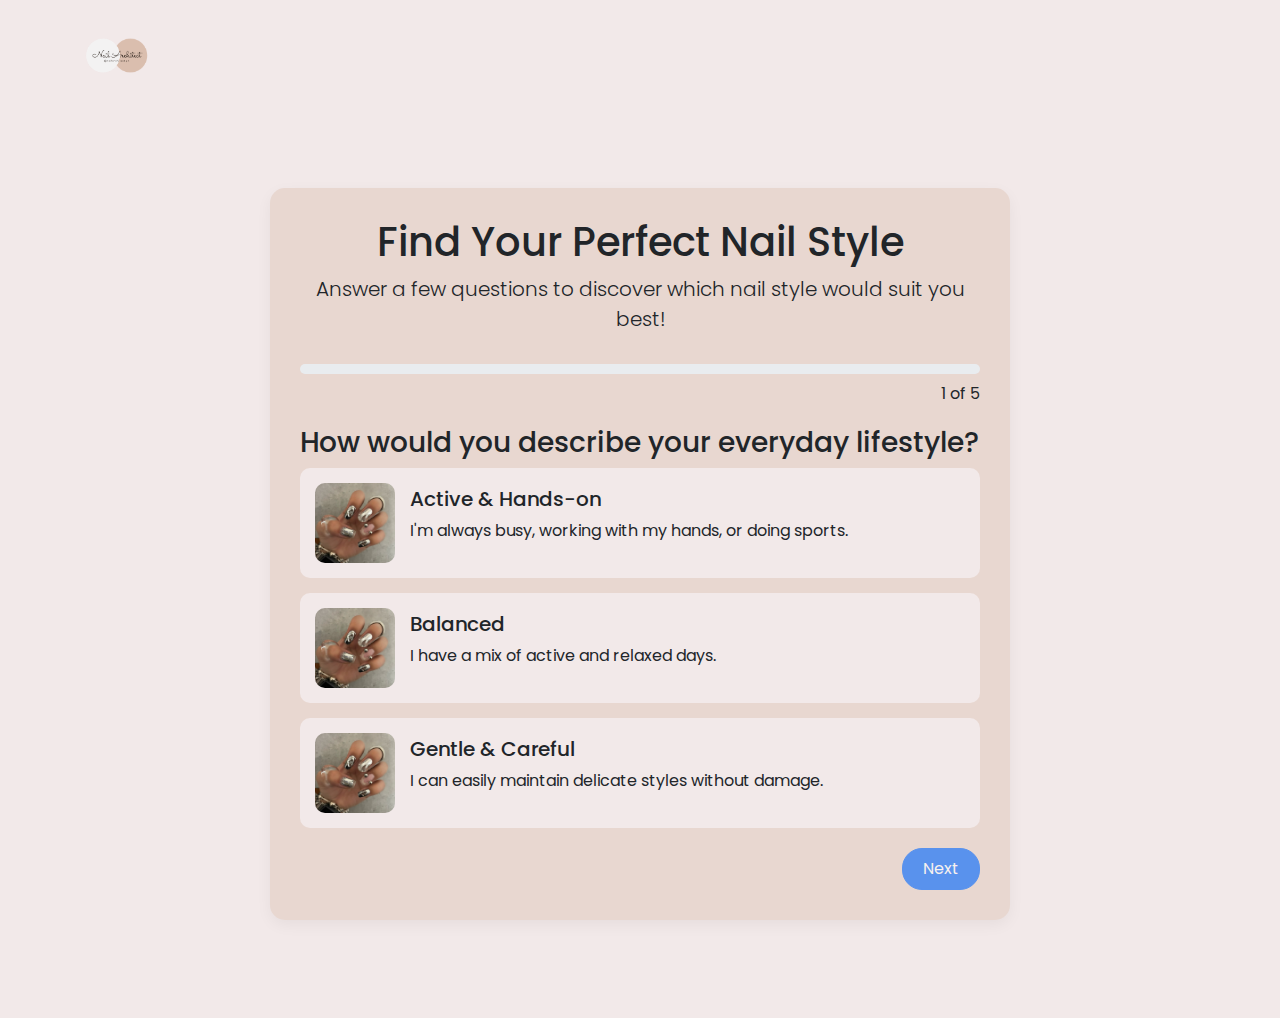
<file: matchmaking.html>
<!DOCTYPE html>
<html lang="en">
<head>
    <meta charset="UTF-8">
    <meta name="viewport" content="width=device-width, initial-scale=1.0">
    <link rel="stylesheet" href="navbar.css">
    <link rel="icon" type="image/png" href="Assets/favicon.png">
    <title>Nail Architect - Matchmaking Quiz</title>
    <link href="https://cdn.jsdelivr.net/npm/bootstrap@5.3.0-alpha1/dist/css/bootstrap.min.css" rel="stylesheet">
    <style>
        @import url('https://fonts.googleapis.com/css2?family=Poppins:wght@300;400;500;600;700&display=swap');
        
        body {
            background-color: #F2E9E9;
            font-family: 'Poppins', sans-serif;
        }
        
        .logo-container {
            text-align: center;
            padding: 20px 0;
        }
        
        .logo img {
            max-height: 80px;
        }
        
        .quiz-container {
            max-width: 800px;
            margin: 0 auto;
            padding: 30px;
        }
        
        .quiz-card {
            background-color: #E8D7D0;
            border-radius: 15px;
            padding: 30px;
            margin-bottom: 20px;
            box-shadow: 0 5px 15px rgba(0,0,0,0.05);
        }
        
        .quiz-header {
            margin-bottom: 30px;
            text-align: center;
        }
        
        .question-card {
            display: none;
        }
        
        .question-card.active {
            display: block;
            animation: fadeIn 0.5s;
        }
        
        .option-card {
            background-color: #F2E9E9;
            border-radius: 10px;
            padding: 15px;
            margin-bottom: 15px;
            cursor: pointer;
            transition: all 0.3s ease;
            display: flex;
            align-items: center;
        }
        
        .option-card:hover {
            background-color: #D9BBB0;
            transform: translateY(-3px);
        }
        
        .option-card.selected {
            background-color: #D9BBB0;
            border: 2px solid #c78c8c;
        }
        
        .option-image {
            width: 80px;
            height: 80px;
            border-radius: 10px;
            margin-right: 15px;
            object-fit: cover;
        }
        
        .progress-container {
            margin: 20px 0;
        }
        
        .progress {
            height: 10px;
            border-radius: 10px;
        }
        
        .progress-bar {
            background-color: #e0c5b7;
        }
        
        .navigation-buttons {
            display: flex;
            justify-content: space-between;
            margin-top: 20px;
        }
        
        .btn-nav {
            padding: 8px 20px;
            border-radius: 20px;
            transition: all 0.3s ease;
        }
        
        .btn-primary {
            background-color: #D9BBB0;
            border-color: #c78c8c;
        }
        
        .btn-primary:hover {
            background-color: #b77b7b;
            border-color: #b77b7b;
            transform: translateY(-2px);
        }
        
        .results-card {
            text-align: center;
            display: none;
        }
        
        .result-image {
            width: 200px;
            height: 200px;
            border-radius: 15px;
            margin: 20px auto;
            object-fit: cover;
        }
        
        .book-now-btn {
            margin-top: 20px;
            padding: 10px 30px;
            font-size: 18px;
            border-radius: 20px;
        }
        
        @keyframes fadeIn {
            from { opacity: 0; transform: translateY(20px); }
            to { opacity: 1; transform: translateY(0); }
        }
    </style>
</head>
<body>
    <div class="container">
        <header>
            <div class="logo-container">
                <div class="logo">
                    <a href="index.html">
                        <img src="Assets/logo.png" alt="Nail Architect Logo">
                    </a>
                </div>
            </div>
        </header>
        
        <div class="container py-5">
            <div class="quiz-container">
                <div class="quiz-card">
                    <div class="quiz-header">
                        <h1>Find Your Perfect Nail Style</h1>
                        <p class="lead">Answer a few questions to discover which nail style would suit you best!</p>
                    </div>
                    
                    <!-- Progress Bar -->
                    <div class="progress-container">
                        <div class="progress">
                            <div class="progress-bar" role="progressbar" style="width: 0%;" aria-valuenow="0" aria-valuemin="0" aria-valuemax="100"></div>
                        </div>
                        <p class="text-end mt-2"><span id="current-question">1</span> of <span id="total-questions">5</span></p>
                    </div>
                    
                    <!-- Question 1 -->
                    <div class="question-card active" data-question="1">
                        <h3>How would you describe your everyday lifestyle?</h3>
                        <div class="options-container">
                            <div class="option-card" data-value="practical">
                                <img src="Assets/chrome.jpg" alt="Active" class="option-image">
                                <div>
                                    <h5>Active & Hands-on</h5>
                                    <p>I'm always busy, working with my hands, or doing sports.</p>
                                </div>
                            </div>
                            <div class="option-card" data-value="balanced">
                                <img src="Assets/chrome.jpg" alt="Balanced" class="option-image">
                                <div>
                                    <h5>Balanced</h5>
                                    <p>I have a mix of active and relaxed days.</p>
                                </div>
                            </div>
                            <div class="option-card" data-value="gentle">
                                <img src="Assets/chrome.jpg" alt="Gentle" class="option-image">
                                <div>
                                    <h5>Gentle & Careful</h5>
                                    <p>I can easily maintain delicate styles without damage.</p>
                                </div>
                            </div>
                        </div>
                        <div class="navigation-buttons">
                            <button class="btn btn-outline-secondary btn-nav invisible">Previous</button>
                            <button class="btn btn-primary btn-nav btn-next" disabled>Next</button>
                        </div>
                    </div>
                    
                    <!-- Question 2 -->
                    <div class="question-card" data-question="2">
                        <h3>How much time are you willing to spend on nail maintenance?</h3>
                        <div class="options-container">
                            <div class="option-card" data-value="minimal">
                                <img src="Assets/chrome.jpg" alt="Minimal" class="option-image">
                                <div>
                                    <h5>Minimal</h5>
                                    <p>I want something that requires almost no upkeep.</p>
                                </div>
                            </div>
                            <div class="option-card" data-value="moderate">
                                <img src="Assets/chrome.jpg" alt="Moderate" class="option-image">
                                <div>
                                    <h5>Moderate</h5>
                                    <p>I can do some maintenance but nothing too demanding.</p>
                                </div>
                            </div>
                            <div class="option-card" data-value="dedicated">
                                <img src="Assets/chrome.jpg" alt="High" class="option-image">
                                <div>
                                    <h5>Dedicated</h5>
                                    <p>I'm happy to invest time to keep my nails looking perfect.</p>
                                </div>
                            </div>
                        </div>
                        <div class="navigation-buttons">
                            <button class="btn btn-outline-secondary btn-nav btn-prev">Previous</button>
                            <button class="btn btn-primary btn-nav btn-next" disabled>Next</button>
                        </div>
                    </div>
                    
                    <!-- Question 3 -->
                    <div class="question-card" data-question="3">
                        <h3>What's your preferred nail length?</h3>
                        <div class="options-container">
                            <div class="option-card" data-value="short">
                                <img src="Assets/chrome.jpg" alt="Short" class="option-image">
                                <div>
                                    <h5>Short</h5>
                                    <p>Practical and close to the fingertip.</p>
                                </div>
                            </div>
                            <div class="option-card" data-value="medium">
                                <img src="Assets/chrome.jpg" alt="Medium" class="option-image">
                                <div>
                                    <h5>Medium</h5>
                                    <p>Just past the fingertip, elegant but manageable.</p>
                                </div>
                            </div>
                            <div class="option-card" data-value="long">
                                <img src="Assets/chrome.jpg" alt="Long" class="option-image">
                                <div>
                                    <h5>Long</h5>
                                    <p>Dramatic and statement-making extensions.</p>
                                </div>
                            </div>
                        </div>
                        <div class="navigation-buttons">
                            <button class="btn btn-outline-secondary btn-nav btn-prev">Previous</button>
                            <button class="btn btn-primary btn-nav btn-next" disabled>Next</button>
                        </div>
                    </div>
                    
                    <!-- Question 4 -->
                    <div class="question-card" data-question="4">
                        <h3>What's your style personality?</h3>
                        <div class="options-container">
                            <div class="option-card" data-value="classic">
                                <img src="Assets/chrome.jpg" alt="Classic" class="option-image">
                                <div>
                                    <h5>Classic & Elegant</h5>
                                    <p>I prefer timeless, sophisticated looks.</p>
                                </div>
                            </div>
                            <div class="option-card" data-value="trendy">
                                <img src="Assets/chrome.jpg" alt="Trendy" class="option-image">
                                <div>
                                    <h5>Trendy & Bold</h5>
                                    <p>I love experimenting with the latest styles.</p>
                                </div>
                            </div>
                            <div class="option-card" data-value="artistic">
                                <img src="Assets/chrome.jpg" alt="Artistic" class="option-image">
                                <div>
                                    <h5>Artistic & Unique</h5>
                                    <p>I want my nails to be an expression of creativity.</p>
                                </div>
                            </div>
                            <div class="option-card" data-value="natural">
                                <img src="Assets/chrome.jpg" alt="Natural" class="option-image">
                                <div>
                                    <h5>Natural & Subtle</h5>
                                    <p>I prefer a polished but understated look.</p>
                                </div>
                            </div>
                        </div>
                        <div class="navigation-buttons">
                            <button class="btn btn-outline-secondary btn-nav btn-prev">Previous</button>
                            <button class="btn btn-primary btn-nav btn-next" disabled>Next</button>
                        </div>
                    </div>
                    
                    <!-- Question 5 -->
                    <div class="question-card" data-question="5">
                        <h3>How often do you want to change your nail style?</h3>
                        <div class="options-container">
                            <div class="option-card" data-value="frequent">
                                <img src="Assets/chrome.jpg" alt="Frequent" class="option-image">
                                <div>
                                    <h5>Frequently</h5>
                                    <p>I like to change my look every 1-2 weeks.</p>
                                </div>
                            </div>
                            <div class="option-card" data-value="regular">
                                <img src="Assets/chrome.jpg" alt="Regular" class="option-image">
                                <div>
                                    <h5>Regularly</h5>
                                    <p>Every 3-4 weeks is perfect for me.</p>
                                </div>
                            </div>
                            <div class="option-card" data-value="occasionally">
                                <img src="Assets/chrome.jpg" alt="Occasional" class="option-image">
                                <div>
                                    <h5>Occasionally</h5>
                                    <p>I prefer something that lasts 6+ weeks.</p>
                                </div>
                            </div>
                        </div>
                        <div class="navigation-buttons">
                            <button class="btn btn-outline-secondary btn-nav btn-prev">Previous</button>
                            <button class="btn btn-primary btn-nav btn-submit" disabled>See Results</button>
                        </div>
                    </div>
                    
                    <!-- Results Section -->
                    <div class="results-card">
                        <h2>Your Perfect Nail Style Match</h2>
                        <div id="result-content">
                            <!-- Results will be populated by JavaScript -->
                        </div>
                        <div id="other-matches" class="mt-4">
                            <h4>You Might Also Like</h4>
                            <div class="row" id="other-matches-content">
                                <!-- Other matches will be populated by JavaScript -->
                            </div>
                        </div>
                        <a href="booking-form-with-upload.html" class="btn btn-primary book-now-btn">Book This Style Now</a>
                        <div class="mt-3">
                            <button class="btn btn-outline-secondary" id="retake-quiz">Retake Quiz</button>
                        </div>
                    </div>
                </div>
            </div>
        </div>
    </div>

    <script src="https://cdn.jsdelivr.net/npm/bootstrap@5.3.0-alpha1/dist/js/bootstrap.bundle.min.js"></script>
    <script>
        document.addEventListener('DOMContentLoaded', function() {
            // Get all quiz elements
            const questions = document.querySelectorAll('.question-card');
            const totalQuestions = questions.length;
            document.getElementById('total-questions').textContent = totalQuestions;
            
            const progressBar = document.querySelector('.progress-bar');
            const resultsCard = document.querySelector('.results-card');
            
            // Store answers
            let answers = {};
            
            // Handle option selection
            const optionCards = document.querySelectorAll('.option-card');
            optionCards.forEach(card => {
                card.addEventListener('click', function() {
                    // Deselect other options in the same question
                    const parentQuestion = this.closest('.question-card');
                    const options = parentQuestion.querySelectorAll('.option-card');
                    options.forEach(option => option.classList.remove('selected'));
                    
                    // Select this option
                    this.classList.add('selected');
                    
                    // Enable next/submit button
                    const nextBtn = parentQuestion.querySelector('.btn-next, .btn-submit');
                    if (nextBtn) nextBtn.disabled = false;
                    
                    // Store answer
                    const questionNum = parentQuestion.dataset.question;
                    const answer = this.dataset.value;
                    answers[questionNum] = answer;
                });
            });
            
            // Handle navigation - next button
            const nextButtons = document.querySelectorAll('.btn-next');
            nextButtons.forEach(button => {
                button.addEventListener('click', function() {
                    const currentQuestion = this.closest('.question-card');
                    const currentNum = parseInt(currentQuestion.dataset.question);
                    const nextNum = currentNum + 1;
                    
                    // Hide current question
                    currentQuestion.classList.remove('active');
                    
                    // Show next question
                    const nextQuestion = document.querySelector(`.question-card[data-question="${nextNum}"]`);
                    if (nextQuestion) {
                        nextQuestion.classList.add('active');
                        document.getElementById('current-question').textContent = nextNum;
                        
                        // Update progress bar
                        const progress = (nextNum / totalQuestions) * 100;
                        progressBar.style.width = `${progress}%`;
                        progressBar.setAttribute('aria-valuenow', progress);
                    }
                    
                    // Scroll to top of question
                    window.scrollTo({top: 0, behavior: 'smooth'});
                });
            });
            
            // Handle navigation - previous button
            const prevButtons = document.querySelectorAll('.btn-prev');
            prevButtons.forEach(button => {
                button.addEventListener('click', function() {
                    const currentQuestion = this.closest('.question-card');
                    const currentNum = parseInt(currentQuestion.dataset.question);
                    const prevNum = currentNum - 1;
                    
                    // Hide current question
                    currentQuestion.classList.remove('active');
                    
                    // Show previous question
                    const prevQuestion = document.querySelector(`.question-card[data-question="${prevNum}"]`);
                    if (prevQuestion) {
                        prevQuestion.classList.add('active');
                        document.getElementById('current-question').textContent = prevNum;
                        
                        // Update progress bar
                        const progress = (prevNum / totalQuestions) * 100;
                        progressBar.style.width = `${progress}%`;
                        progressBar.setAttribute('aria-valuenow', progress);
                    }
                    
                    // Scroll to top of question
                    window.scrollTo({top: 0, behavior: 'smooth'});
                });
            });
            
            // Handle submit button
            const submitButton = document.querySelector('.btn-submit');
            submitButton.addEventListener('click', function() {
                // Hide all questions
                questions.forEach(question => {
                    question.classList.remove('active');
                });
                
                // Show results
                showResults(answers);
                resultsCard.style.display = 'block';
                
                // Update progress bar to 100%
                progressBar.style.width = '100%';
                progressBar.setAttribute('aria-valuenow', 100);
                
                // Hide progress container
                document.querySelector('.progress-container').style.display = 'none';
            });
            
            // Handle retake quiz button
            document.getElementById('retake-quiz').addEventListener('click', function() {
                // Reset the quiz
                resultsCard.style.display = 'none';
                document.querySelector('.progress-container').style.display = 'block';
                
                // Show first question
                questions.forEach(question => {
                    question.classList.remove('active');
                });
                questions[0].classList.add('active');
                
                // Reset progress bar
                progressBar.style.width = '0%';
                progressBar.setAttribute('aria-valuenow', 0);
                document.getElementById('current-question').textContent = '1';
                
                // Reset selections
                optionCards.forEach(card => {
                    card.classList.remove('selected');
                });
                
                // Reset buttons
                const navButtons = document.querySelectorAll('.btn-next, .btn-submit');
                navButtons.forEach(button => {
                    button.disabled = true;
                });
                
                // Clear answers
                answers = {};
            });
            
            // Function to determine and show results
            function showResults(answers) {
                console.log('Answers:', answers);
                
                // Get best match
                let bestMatch = determineMatch(answers);
                let otherMatches = determineOtherMatches(bestMatch);
                
                // Populate the results
                const resultContent = document.getElementById('result-content');
                resultContent.innerHTML = `
                    <img src="Assets/${bestMatch.image}" alt="${bestMatch.name}" class="result-image">
                    <h3>${bestMatch.name}</h3>
                    <p class="lead">${bestMatch.description}</p>
                    <div class="row mt-4">
                        <div class="col-md-6">
                            <h5>Why it's perfect for you:</h5>
                            <ul class="text-start">
                                ${bestMatch.benefits.map(benefit => `<li>${benefit}</li>`).join('')}
                            </ul>
                        </div>
                        <div class="col-md-6">
                            <h5>Care tips:</h5>
                            <ul class="text-start">
                                ${bestMatch.care.map(tip => `<li>${tip}</li>`).join('')}
                            </ul>
                        </div>
                    </div>
                    <div class="alert alert-info mt-3">
                        <p>Price Range: ${bestMatch.price}<br>Lasts: ${bestMatch.duration}</p>
                    </div>
                `;
                
                // Populate other matches
                const otherMatchesContent = document.getElementById('other-matches-content');
                otherMatchesContent.innerHTML = otherMatches.map(match => `
                    <div class="col-md-4 mb-3">
                        <div class="card h-100">
                            <img src="Assets/${match.image}" class="card-img-top" alt="${match.name}" style="height: 150px; object-fit: cover;">
                            <div class="card-body">
                                <h5 class="card-title">${match.name}</h5>
                                <p class="card-text small">${match.shortDesc}</p>
                            </div>
                        </div>
                    </div>
                `).join('');
            }
            
            // Function to determine the best match based on answers
            function determineMatch(answers) {
                const lifestyle = answers['1'] || '';
                const maintenance = answers['2'] || '';
                const length = answers['3'] || '';
                const style = answers['4'] || '';
                const changeFrequency = answers['5'] || '';
                
                // Define nail services with their characteristics
                const nailStyles = {
                    'classic-manicure': {
                        name: 'Classic Manicure',
                        image: 'manicure.jpg',
                        description: 'A timeless, polished look that enhances your natural nails with traditional polish.',
                        benefits: [
                            'Perfect for an active lifestyle',
                            'Minimal maintenance required',
                            'Easy to change colors frequently',
                            'Least damaging to natural nails'
                        ],
                        care: [
                            'Apply a top coat every 2-3 days to extend wear',
                            'Use cuticle oil daily',
                            'Wear gloves for cleaning or gardening'
                        ],
                        price: 'starts at P300',
                        duration: '7-10 days',
                        shortDesc: 'A classic choice for natural nails with traditional polish.',
                        matches: {
                            lifestyle: ['practical', 'balanced'],
                            maintenance: ['minimal'],
                            length: ['short'],
                            style: ['classic', 'natural'],
                            changeFrequency: ['frequent']
                        }
                    },
                    'soft-gel': {
                        name: 'Soft Gel Manicure',
                        image: 'soft-gel.jpg',
                        description: 'A long-lasting, high-shine finish that cures under a UV/LED lamp for durability.',
                        benefits: [
                            'Lasts 2-3 weeks without chipping',
                            'Perfect glossy finish that doesn\'t dull',
                            'Stronger than regular polish but still flexible',
                            'Wide range of colors and finishes'
                        ],
                        care: [
                            'Avoid harsh chemicals that can break down the gel',
                            'Apply cuticle oil daily to prevent lifting',
                            'Avoid picking or peeling (seek professional removal)'
                        ],
                        price: 'starts at P400',
                        duration: '2-3 weeks',
                        shortDesc: 'Long-lasting, high-shine finish that won\'t chip for weeks.',
                        matches: {
                            lifestyle: ['balanced', 'gentle'],
                            maintenance: ['minimal', 'moderate'],
                            length: ['short', 'medium'],
                            style: ['classic', 'trendy', 'natural'],
                            changeFrequency: ['regular']
                        }
                    },
                    'press-ons': {
                        name: 'Press-On Nails',
                        image: 'press-ons.jpg',
                        description: 'Pre-designed, ready-to-wear nail enhancements that can be applied at home or in the salon.',
                        benefits: [
                            'Instant length and design',
                            'Can be removed and reapplied',
                            'No damage to natural nails when applied correctly',
                            'Available in countless designs and shapes'
                        ],
                        care: [
                            'Apply with quality adhesive for longer wear',
                            'Avoid excessive water exposure in the first 24 hours',
                            'Remove gently to preserve your natural nails'
                        ],
                        price: 'starts at P350',
                        duration: '1-2 weeks',
                        shortDesc: 'Instant glam with minimal commitment.',
                        matches: {
                            lifestyle: ['balanced'],
                            maintenance: ['minimal', 'moderate'],
                            length: ['medium', 'long'],
                            style: ['trendy', 'artistic'],
                            changeFrequency: ['frequent', 'regular']
                        }
                    },
                    'builder-gel': {
                        name: 'Builder Gel Extensions',
                        image: 'builder-gel.jpg',
                        description: 'Flexible, natural-feeling extensions that add length while maintaining a natural appearance.',
                        benefits: [
                            'More flexible and natural-feeling than acrylics',
                            'Can be worn at medium or long lengths',
                            'Lightweight and comfortable',
                            'Less damaging to natural nails than some alternatives'
                        ],
                        care: [
                            'Avoid excessive force or pressure on nail tips',
                            'Get fills every 2-3 weeks',
                            'Use cuticle oil daily to maintain flexibility'
                        ],
                        price: 'starts at P500',
                        duration: 'Fill every 2-3 weeks',
                        shortDesc: 'Flexible, natural-feeling extensions for added length.',
                        matches: {
                            lifestyle: ['gentle'],
                            maintenance: ['moderate', 'dedicated'],
                            length: ['medium', 'long'],
                            style: ['classic', 'trendy', 'artistic'],
                            changeFrequency: ['regular', 'occasionally']
                        }
                    },
                    'nail-art': {
                        name: 'Custom Nail Art',
                        image: 'nail-art.jpg',
                        description: 'Express your personality with custom designs on gel or builder gel base.',
                        benefits: [
                            'Unlimited creative possibilities',
                            'Can be subtle or statement-making',
                            'Customized to your exact preferences',
                            'Makes a unique fashion statement'
                        ],
                        care: [
                            'Top coat may be needed to preserve intricate designs',
                            'Avoid activities that could chip the art',
                            'Take extra care with 3D elements or embellishments'
                        ],
                        price: 'starts at P600',
                        duration: 'Depends on base (2-4 weeks)',
                        shortDesc: 'Unlimited creative possibilities for unique expression.',
                        matches: {
                            lifestyle: ['gentle'],
                            maintenance: ['moderate', 'dedicated'],
                            length: ['medium', 'long'],
                            style: ['trendy', 'artistic'],
                            changeFrequency: ['regular', 'occasionally']
                        }
                    }
                };
                
                // Score each style based on how well it matches answers
                let styleScores = {};
                
                for (const [styleName, styleData] of Object.entries(nailStyles)) {
                    let score = 0;
                    
                    // Check lifestyle match
                    if (styleData.matches.lifestyle.includes(lifestyle)) {
                        score += 2;
                    }
                    
                    // Check maintenance match
                    if (styleData.matches.maintenance.includes(maintenance)) {
                        score += 2;
                    }
                    
                    // Check length match
                    if (styleData.matches.length.includes(length)) {
                        score += 2;
                    }
                    
                    // Check style match
                    if (styleData.matches.style.includes(style)) {
                        score += 3; // Weight style preference higher
                    }
                    
                    // Check change frequency match
                    if (styleData.matches.changeFrequency.includes(changeFrequency)) {
                        score += 2;
                    }
                    
                    styleScores[styleName] = score;
                }
                
                console.log('Style Scores:', styleScores);
                
                // Find the style with the highest score
                let bestMatchName = Object.keys(styleScores).reduce((a, b) => 
                    styleScores[a] > styleScores[b] ? a : b
                );
                
                return nailStyles[bestMatchName];
            }
            
            // Function to determine other matches
            function determineOtherMatches(bestMatch) {
                // Return complementary styles
                const otherMatches = [
                    {
                        name: 'French Manicure',
                        image: 'french.jpg',
                        shortDesc: 'Classic, elegant look with a natural pink base and white tips.'
                    },
                    {
                        name: 'Chrome Nails',
                        image: 'chrome.jpg',
                        shortDesc: 'Ultra-reflective metallic finish that catches the light beautifully.'
                    },
                    {
                        name: 'Ombré Nails',
                        image: 'ombre.jpg',
                        shortDesc: 'Gradient effect with seamless blending between two or more colors.'
                    }
                ];
                
                return otherMatches;
            }
        });
    </script>
</body>
</html>
</file>
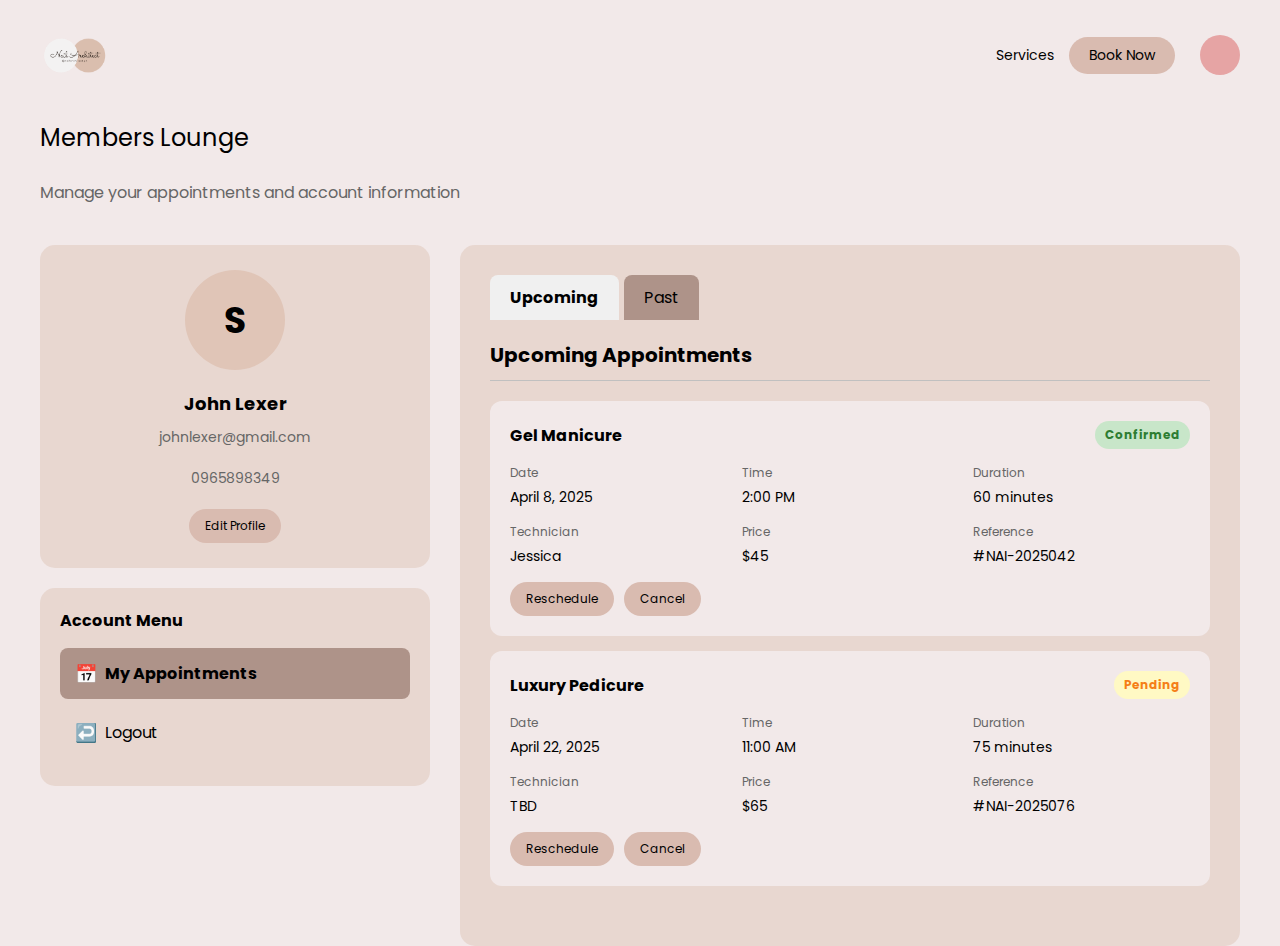
<file: members-lounge.html>
<!DOCTYPE html>
<html lang="en">
<head>
    <meta charset="UTF-8">
    <meta name="viewport" content="width=device-width, initial-scale=1.0">
    <link rel="stylesheet" href="navbar.css">
    <link rel="icon" type="image/png" href="Assets/favicon.png">
    <title>Nail Architect - Members Lounge</title>
    <style>
        @import url('https://fonts.googleapis.com/css2?family=Poppins:ital,wght@0,100;0,200;0,300;0,400;0,500;0,600;0,700;0,800;0,900;1,100;1,200;1,300;1,400;1,500;1,600;1,700;1,800;1,900&display=swap');
        * {
            margin: 0;
            padding: 0;
            box-sizing: border-box;
            font-family: Poppins;
        }
        
        @keyframes fadeIn {
            from { opacity: 0; transform: translateY(10px); }
            to { opacity: 1; transform: translateY(0); }
        }
        
        html, body {
            height: 100%;
            margin: 0;
            padding: 0;
        }
        
        body {
            background-color: #f2e9e9;
            padding: 20px;
            display: flex;
            flex-direction: column;
        }
        
        .container {
            max-width: 1200px;
            width: 100%;
            flex: 1;
            margin: 0 auto;
            display: flex;
            flex-direction: column;
            gap: 15px;
        }
        
        header {
            display: flex;
            justify-content: space-between;
            align-items: center;
            padding-bottom: 15px;
        }
        
        .user-initial {
            font-size: 18px;
            font-weight: bold;
        }
        
        .page-title {
            font-size: 24px;
            margin-bottom: 10px;
            animation: fadeIn 0.5s ease-out forwards;
        }
        
        .page-subtitle {
            font-size: 16px;
            margin-bottom: 25px;
            color: #666;
            animation: fadeIn 0.6s ease-out forwards;
        }
        
        .member-content {
            display: grid;
            grid-template-columns: 1fr 2fr;
            gap: 30px;
            animation: fadeIn 0.7s ease-out forwards;
        }
        
        .sidebar {
            display: flex;
            flex-direction: column;
            gap: 20px;
        }
        
        .profile-card {
            background-color: #e8d7d0;
            border-radius: 15px;
            padding: 25px;
            text-align: center;
        }
        
        .avatar {
            width: 100px;
            height: 100px;
            border-radius: 50%;
            background-color: #e0c5b7;
            margin: 0 auto 20px;
            display: flex;
            align-items: center;
            justify-content: center;
            font-size: 36px;
            font-weight: bold;
        }
        
        .profile-name {
            font-size: 18px;
            font-weight: bold;
            margin-bottom: 10px;
        }
        
        .profile-email {
            font-size: 14px;
            color: #666;
            margin-bottom: 20px;
        }
        
        .action-button {
            padding: 8px 16px;
            border-radius: 20px;
            font-size: 12px;
            cursor: pointer;
            transition: all 0.3s ease;
            background-color: #d9bbb0;
            display: inline-block;
        }
        
        .action-button:hover {
            background-color: #ae9389;
        }
        
        .menu-card {
            background-color: #e8d7d0;
            border-radius: 15px;
            padding: 20px;
        }
        
        .menu-title {
            font-size: 16px;
            font-weight: bold;
            margin-bottom: 15px;
        }
        
        .menu-item {
            padding: 12px 15px;
            border-radius: 8px;
            cursor: pointer;
            transition: all 0.3s ease;
            display: flex;
            align-items: center;
            gap: 10px;
            margin-bottom: 8px;
        }
        
        .menu-item:hover {
            background-color: #d9bbb0;
        }
        
        .menu-item.active {
            background-color: #ae9389;
            font-weight: bold;
        }
        
        .menu-icon {
            font-size: 18px;
            width: 20px;
            text-align: center;
        }
        
        .main-content {
            background-color: #e8d7d0;
            border-radius: 15px;
            padding: 30px;
        }
        
        .section-title {
            font-size: 20px;
            font-weight: bold;
            margin-bottom: 20px;
            border-bottom: 1px solid #c0c0c0;
            padding-bottom: 10px;
        }
        
        .appointments-list {
            display: flex;
            flex-direction: column;
            gap: 15px;
        }
        
        .appointment-card {
            background-color: #f2e9e9;
            border-radius: 12px;
            padding: 20px;
            transition: all 0.3s ease;
        }
        
        .appointment-card:hover {
            transform: translateY(-5px);
            box-shadow: 0 5px 15px rgba(0,0,0,0.05);
        }
        
        .appointment-header {
            display: flex;
            justify-content: space-between;
            align-items: center;
            margin-bottom: 15px;
        }
        
        .appointment-service {
            font-weight: bold;
            font-size: 16px;
        }
        
        .appointment-status {
            padding: 5px 10px;
            border-radius: 20px;
            font-size: 12px;
            font-weight: bold;
        }
        
        .status-confirmed {
            background-color: #c8e6c9;
            color: #2e7d32;
        }
        
        .status-pending {
            background-color: #fff9c4;
            color: #f57f17;
        }
        
        .status-completed {
            background-color: #e0e0e0;
            color: #616161;
        }
        
        .appointment-details {
            display: grid;
            grid-template-columns: repeat(3, 1fr);
            gap: 15px;
            margin-bottom: 15px;
        }
        
        .detail-item {
            display: flex;
            flex-direction: column;
            gap: 5px;
        }
        
        .detail-label {
            font-size: 12px;
            color: #666;
        }
        
        .detail-value {
            font-size: 14px;
        }
        
        .appointment-actions {
            display: flex;
            gap: 10px;
        }
        
        .tab-container {
            margin-bottom: 30px;
        }
        
        .tabs {
            display: flex;
            gap: 5px;
            margin-bottom: 20px;
        }
        
        .tab {
            padding: 10px 20px;
            border-radius: 8px 8px 0 0;
            background-color: #ae9389;
            cursor: pointer;
            transition: all 0.3s ease;
        }
        
        .tab.active {
            background-color: #f0f0f0;
            font-weight: bold;
        }
        
        .tab-content {
            display: none;
        }
        
        .tab-content.active {
            display: block;
        }
        
        .contact-form {
            display: grid;
            grid-template-columns: 1fr 1fr;
            gap: 20px;
        }
        
        .form-group {
            margin-bottom: 20px;
        }
        
        .form-group.full-width {
            grid-column: span 2;
        }
        
        label {
            display: block;
            margin-bottom: 8px;
            font-size: 14px;
        }
        
        input, textarea, select {
            width: 100%;
            padding: 12px;
            border: none;
            border-radius: 8px;
            background-color: #ffffff;
            font-family: 'Courier New', monospace;
            font-size: 14px;
            transition: all 0.3s ease;
        }
        
        input:focus, textarea:focus, select:focus {
            outline: none;
            box-shadow: 0 0 5px rgba(0,0,0,0.1);
        }
        
        textarea {
            min-height: 120px;
            resize: vertical;
        }
        
        .submit-button {
            padding: 12px 24px;
            background-color: #c0c0c0;
            border: none;
            border-radius: 30px;
            cursor: pointer;
            font-size: 16px;
            transition: all 0.3s ease;
            display: block;
            width: 100%;
            margin-top: 20px;
            font-weight: bold;
        }
        
        .submit-button:hover {
            background-color: #b0b0b0;
            transform: translateY(-2px);
        }
        
        .no-appointments {
            text-align: center;
            padding: 40px 0;
            color: #666;
        }
        
        .no-appointments-icon {
            font-size: 36px;
            margin-bottom: 20px;
        }
        
        .modal {
            display: none;
            position: fixed;
            top: 0;
            left: 0;
            width: 100%;
            height: 100%;
            background-color: rgba(0, 0, 0, 0.5);
            z-index: 100;
            justify-content: center;
            align-items: center;
        }
        
        .modal-content {
            background-color: #e8d7d0;
            border-radius: 15px;
            padding: 30px;
            max-width: 500px;
            width: 90%;
            position: relative;
        }
        
        .modal-title {
            font-size: 20px;
            font-weight: bold;
            margin-bottom: 20px;
            text-align: center;
        }
        
        .close-modal {
            position: absolute;
            top: 15px;
            right: 15px;
            font-size: 24px;
            cursor: pointer;
            width: 30px;
            height: 30px;
            display: flex;
            align-items: center;
            justify-content: center;
            border-radius: 50%;
            background-color: #d9bbb0;
        }
        
        .close-modal:hover {
            background-color: #ae9389;
        }
        
        .date-picker, .time-picker {
            margin-bottom: 20px;
        }
        
        .modal-buttons {
            display: flex;
            justify-content: space-between;
            gap: 15px;
            margin-top: 30px;
        }
        
        .modal-button {
            padding: 10px 20px;
            border-radius: 25px;
            font-size: 14px;
            cursor: pointer;
            flex: 1;
            text-align: center;
            transition: all 0.3s ease;
        }
        
        .confirm-button {
            background-color: #d9bbb0;
        }
        
        .confirm-button:hover {
            background-color: #ae9389;
        }
        
        .cancel-button {
            background-color: #d9bbb0;
        }
        
        .cancel-button:hover {
            background-color: #ae9389;
        }
        
        .feedback-form {
            display: flex;
            flex-direction: column;
            gap: 15px;
        }
        
        .star-rating {
            display: flex;
            gap: 10px;
            margin: 10px 0;
            justify-content: center;
        }
        
        .star {
            width: 30px;
            height: 30px;
            background-color: #e0e0e0;
            border-radius: 50%;
            display: flex;
            align-items: center;
            justify-content: center;
            cursor: pointer;
            transition: all 0.3s ease;
        }
        
        .star:hover, .star.active {
            background-color: #c0c0c0;
        }
        
        /* Responsive styles */
        @media (max-width: 1024px) {
            .member-content {
                grid-template-columns: 1fr;
            }
            
            .sidebar {
                display: grid;
                grid-template-columns: 1fr 1fr;
            }
        }
        
        @media (max-width: 768px) {
            .sidebar {
                grid-template-columns: 1fr;
            }
            
            .appointment-details {
                grid-template-columns: 1fr;
            }
            
            .contact-form {
                grid-template-columns: 1fr;
            }
            
            .form-group.full-width {
                grid-column: span 1;
            }
        }
    </style>
</head>
<body>
    <div class="container">
       <header>
            <div class="logo-container">
                <div class="logo">
                    <img src="Assets/logo.png" alt="Nail Architect Logo">
                </div>
            </div>
            <div class="nav-links">
                <div class="nav-link">Services</div>
                <div class="book-now">Book Now</div>
                <div class="login-icon"></div>
            </div>
        </header>
        
        <div class="page-title">Members Lounge</div>
        <div class="page-subtitle">Manage your appointments and account information</div>
        
        <div class="member-content">
            <div class="sidebar">
                <div class="profile-card">
                    <div class="avatar">S</div>
                    <div class="profile-name">John Lexer</div>
                    <div class="profile-email">johnlexer@gmail.com</div>
                    <div class="profile-email">0965898349</div>
                    <div class="action-button" id="edit-profile-btn">Edit Profile</div>
                </div>
                
                <div class="menu-card">
                    <div class="menu-title">Account Menu</div>
                    
                    <div class="menu-item active" id="appointments-menu">
                        <div class="menu-icon">📅</div>
                        My Appointments
                    </div>
                    
                    <div class="menu-item" id="logout-menu">
                        <div class="menu-icon">↩️</div>
                        Logout
                    </div>
                </div>
            </div>
            
            <div class="main-content">
                <div class="tab-container">
                    <div class="tabs">
                        <div class="tab active" data-tab="upcoming">Upcoming</div>
                        <div class="tab" data-tab="past">Past</div>
                    </div>
                    
                    <div class="tab-content active" id="upcoming-tab">
                        <div class="section-title">Upcoming Appointments</div>
                        
                        <div class="appointments-list" id="upcoming-appointments">
                            <div class="appointment-card" data-id="appointment-1">
                                <div class="appointment-header">
                                    <div class="appointment-service">Gel Manicure</div>
                                    <div class="appointment-status status-confirmed">Confirmed</div>
                                </div>
                                
                                <div class="appointment-details">
                                    <div class="detail-item">
                                        <div class="detail-label">Date</div>
                                        <div class="detail-value">April 8, 2025</div>
                                    </div>
                                    
                                    <div class="detail-item">
                                        <div class="detail-label">Time</div>
                                        <div class="detail-value">2:00 PM</div>
                                    </div>
                                    
                                    <div class="detail-item">
                                        <div class="detail-label">Duration</div>
                                        <div class="detail-value">60 minutes</div>
                                    </div>
                                    
                                    <div class="detail-item">
                                        <div class="detail-label">Technician</div>
                                        <div class="detail-value">Jessica</div>
                                    </div>
                                    
                                    <div class="detail-item">
                                        <div class="detail-label">Price</div>
                                        <div class="detail-value">$45</div>
                                    </div>
                                    
                                    <div class="detail-item">
                                        <div class="detail-label">Reference</div>
                                        <div class="detail-value">#NAI-2025042</div>
                                    </div>
                                </div>
                                
                                <div class="appointment-actions">
                                    <div class="action-button reschedule-btn" data-id="appointment-1">Reschedule</div>
                                    <div class="action-button cancel-btn" data-id="appointment-1">Cancel</div>
                                </div>
                            </div>
                            
                            <div class="appointment-card" data-id="appointment-2">
                                <div class="appointment-header">
                                    <div class="appointment-service">Luxury Pedicure</div>
                                    <div class="appointment-status status-pending">Pending</div>
                                </div>
                                
                                <div class="appointment-details">
                                    <div class="detail-item">
                                        <div class="detail-label">Date</div>
                                        <div class="detail-value">April 22, 2025</div>
                                    </div>
                                    
                                    <div class="detail-item">
                                        <div class="detail-label">Time</div>
                                        <div class="detail-value">11:00 AM</div>
                                    </div>
                                    
                                    <div class="detail-item">
                                        <div class="detail-label">Duration</div>
                                        <div class="detail-value">75 minutes</div>
                                    </div>
                                    
                                    <div class="detail-item">
                                        <div class="detail-label">Technician</div>
                                        <div class="detail-value">TBD</div>
                                    </div>
                                    
                                    <div class="detail-item">
                                        <div class="detail-label">Price</div>
                                        <div class="detail-value">$65</div>
                                    </div>
                                    
                                    <div class="detail-item">
                                        <div class="detail-label">Reference</div>
                                        <div class="detail-value">#NAI-2025076</div>
                                    </div>
                                </div>
                                
                                <div class="appointment-actions">
                                    <div class="action-button reschedule-btn" data-id="appointment-2">Reschedule</div>
                                    <div class="action-button cancel-btn" data-id="appointment-2">Cancel</div>
                                </div>
                            </div>
                        </div>
                    </div>
                    
                    <div class="tab-content" id="past-tab">
                        <div class="section-title">Past Appointments</div>
                        
                        <div class="appointments-list" id="past-appointments">
                            <div class="appointment-card" data-id="appointment-3">
                                <div class="appointment-header">
                                    <div class="appointment-service">Classic Manicure</div>
                                    <div class="appointment-status status-completed">Completed</div>
                                </div>
                                
                                <div class="appointment-details">
                                    <div class="detail-item">
                                        <div class="detail-label">Date</div>
                                        <div class="detail-value">March 15, 2025</div>
                                    </div>
                                    
                                    <div class="detail-item">
                                        <div class="detail-label">Time</div>
                                        <div class="detail-value">3:30 PM</div>
                                    </div>
                                    
                                    <div class="detail-item">
                                        <div class="detail-label">Duration</div>
                                        <div class="detail-value">45 minutes</div>
                                    </div>
                                    
                                    <div class="detail-item">
                                        <div class="detail-label">Technician</div>
                                        <div class="detail-value">Maria</div>
                                    </div>
                                    
                                    <div class="detail-item">
                                        <div class="detail-label">Price</div>
                                        <div class="detail-value">$35</div>
                                    </div>
                                    
                                    <div class="detail-item">
                                        <div class="detail-label">Reference</div>
                                        <div class="detail-value">#NAI-2025021</div>
                                    </div>
                                </div>
                              
                            </div>
                            
                            <div class="appointment-card" data-id="appointment-4">
                                <div class="appointment-header">
                                    <div class="appointment-service">Nail Art</div>
                                    <div class="appointment-status status-completed">Completed</div>
                                </div>
                                
                                <div class="appointment-details">
                                    <div class="detail-item">
                                        <div class="detail-label">Date</div>
                                        <div class="detail-value">February 28, 2025</div>
                                    </div>
                                    
                                    <div class="detail-item">
                                        <div class="detail-label">Time</div>
                                        <div class="detail-value">1:00 PM</div>
                                    </div>
                                    
                                    <div class="detail-item">
                                        <div class="detail-label">Duration</div>
                                        <div class="detail-value">30 minutes</div>
                                    </div>
                                    
                                    <div class="detail-item">
                                        <div class="detail-label">Technician</div>
                                        <div class="detail-value">Jessica</div>
                                    </div>
                                    
                                    <div class="detail-item">
                                        <div class="detail-label">Price</div>
                                        <div class="detail-value">$25</div>
                                    </div>
                                    
                                    <div class="detail-item">
                                        <div class="detail-label">Reference</div>
                                        <div class="detail-value">#NAI-2025018</div>
                                    </div>
                                </div>
                             
                            </div>
                        </div>
                    </div>
                    
                    
                </div>
            </div>
        </div>
    </div>
    
    <!-- Reschedule Modal -->
    <div class="modal" id="reschedule-modal">
        <div class="modal-content">
            <div class="close-modal">&times;</div>
            <div class="modal-title">Reschedule Appointment</div>
            
            <div class="date-picker">
                <label for="new-date">Select New Date</label>
                <input type="date" id="new-date" required>
            </div>
            
            <div class="time-picker">
                <label for="new-time">Select New Time</label>
                <select id="new-time" required>
                    <option value="">Select a time</option>
                    <option value="9:00">9:00 AM</option>
                    <option value="10:00">10:00 AM</option>
                    <option value="11:00">11:00 AM</option>
                    <option value="12:00">12:00 PM</option>
                    <option value="13:00">1:00 PM</option>
                    <option value="14:00">2:00 PM</option>
                    <option value="15:00">3:00 PM</option>
                    <option value="16:00">4:00 PM</option>
                    <option value="17:00">5:00 PM</option>
                    <option value="18:00">6:00 PM</option>
                </select>
            </div>
            
            <div class="modal-buttons">
                <div class="modal-button confirm-button" id="confirm-reschedule">Confirm</div>
                <div class="modal-button cancel-button" id="cancel-reschedule">Cancel</div>
            </div>
        </div>
    </div>
    
   <!-- Cancel Modal -->
   <div class="modal" id="cancel-modal">
    <div class="modal-content">
        <div class="close-modal">&times;</div>
        <div class="modal-title">Cancel Appointment</div>
        
        <p>Are you sure you want to cancel your appointment? A cancellation fee may apply if it's within 24 hours of your scheduled time.</p>
        
        <div class="modal-buttons">
            <div class="modal-button confirm-button" id="confirm-cancel">Yes, Cancel</div>
            <div class="modal-button cancel-button" id="abort-cancel">No, Keep It</div>
        </div>
    </div>
</div>



<!-- Profile Edit Modal -->
<div class="modal" id="profile-modal">
    <div class="modal-content">
        <div class="close-modal">&times;</div>
        <div class="modal-title">Edit Profile</div>
        
        <form class="contact-form">
            <div class="form-group">
                <label for="profile-first-name">First Name</label>
                <input type="text" id="profile-first-name" name="first-name" value="">
            </div>
            
            <div class="form-group">
                <label for="profile-last-name">Last Name</label>
                <input type="text" id="profile-last-name" name="last-name" value="">
            </div>
            
            <div class="form-group">
                <label for="profile-email">Email Address</label>
                <input type="email" id="profile-email" name="email" value="">
            </div>
            
            <div class="form-group">
                <label for="profile-password">Change Password</label>
                <input type="password" id="profile-password" name="password" placeholder="New password">
            </div>
            
            <div class="form-group">
                <label for="profile-confirm-password">Confirm Password</label>
                <input type="password" id="profile-confirm-password" name="confirm-password" placeholder="Confirm new password">
            </div>
            
            <div class="modal-buttons">
                <div class="modal-button confirm-button" id="save-profile">Save Changes</div>
                <div class="modal-button cancel-button" id="cancel-profile">Cancel</div>
            </div>
        </form>
    </div>
</div>

<script>
    document.addEventListener('DOMContentLoaded', function() {
        // Tab switching functionality
        const tabs = document.querySelectorAll('.tab');
        const tabContents = document.querySelectorAll('.tab-content');
        
        tabs.forEach(tab => {
            tab.addEventListener('click', () => {
                // Remove active class from all tabs
                tabs.forEach(t => t.classList.remove('active'));
                
                // Add active class to clicked tab
                tab.classList.add('active');
                
                // Hide all tab contents
                tabContents.forEach(content => content.classList.remove('active'));
                
                // Show the corresponding tab content
                const tabId = tab.getAttribute('data-tab');
                document.getElementById(`${tabId}-tab`).classList.add('active');
            });
        });
        
        // Menu item functionality
        const menuItems = document.querySelectorAll('.menu-item');
        
        menuItems.forEach(item => {
            item.addEventListener('click', () => {
                // Remove active class from all menu items
                menuItems.forEach(i => i.classList.remove('active'));
                
                // Add active class to clicked menu item
                item.classList.add('active');
                
                // Handle menu actions
                if (item.id === 'appointments-menu') {
                    tabs[0].click(); // Activate the Upcoming tab
                } else if (item.id === 'contact-menu') {
                    tabs[2].click(); // Activate the Contact Info tab
                } else if (item.id === 'logout-menu') {
                    // Logout functionality
                    window.location.href = 'login-form.html';
                }
            });
        });
        
        // Modal functionality
        const modals = document.querySelectorAll('.modal');
        const closeButtons = document.querySelectorAll('.close-modal');
        
        // Close modals when clicking the close button
        closeButtons.forEach(button => {
            button.addEventListener('click', () => {
                modals.forEach(modal => {
                    modal.style.display = 'none';
                });
            });
        });
        
        // Close modals when clicking outside the modal content
        window.addEventListener('click', (event) => {
            modals.forEach(modal => {
                if (event.target === modal) {
                    modal.style.display = 'none';
                }
            });
        });
        
        // Reschedule button functionality
        const rescheduleButtons = document.querySelectorAll('.reschedule-btn');
        const rescheduleModal = document.getElementById('reschedule-modal');
        
        rescheduleButtons.forEach(button => {
            button.addEventListener('click', () => {
                rescheduleModal.style.display = 'flex';
                
                // Set minimum date to tomorrow
                const tomorrow = new Date();
                tomorrow.setDate(tomorrow.getDate() + 1);
                document.getElementById('new-date').min = tomorrow.toISOString().split('T')[0];
            });
        });
        
        // Cancel appointment button functionality
        const cancelButtons = document.querySelectorAll('.cancel-btn');
        const cancelModal = document.getElementById('cancel-modal');
        
        cancelButtons.forEach(button => {
            button.addEventListener('click', () => {
                cancelModal.style.display = 'flex';
            });
        });
        
        // Feedback button functionality
        const feedbackButtons = document.querySelectorAll('.feedback-btn');
        const feedbackModal = document.getElementById('feedback-modal');
        
        feedbackButtons.forEach(button => {
            button.addEventListener('click', () => {
                feedbackModal.style.display = 'flex';
            });
        });
        
        // Star rating functionality
        const stars = document.querySelectorAll('.star');
        
        stars.forEach(star => {
            star.addEventListener('click', () => {
                const value = parseInt(star.getAttribute('data-value'));
                
                // Reset all stars
                stars.forEach(s => s.classList.remove('active'));
                
                // Activate stars up to the clicked one
                stars.forEach(s => {
                    if (parseInt(s.getAttribute('data-value')) <= value) {
                        s.classList.add('active');
                    }
                });
            });
        });
        
        // Edit profile button functionality
        const editProfileBtn = document.getElementById('edit-profile-btn');
        const profileModal = document.getElementById('profile-modal');
        
        editProfileBtn.addEventListener('click', () => {
            profileModal.style.display = 'flex';
        });
        
        // Modal confirmation handlers
        document.getElementById('confirm-reschedule').addEventListener('click', function() {
            const newDate = document.getElementById('new-date').value;
            const newTime = document.getElementById('new-time').value;
            
            if (!newDate || !newTime) {
                alert('Please select both a date and time for rescheduling.');
                return;
            }
            
            alert('Your appointment has been rescheduled successfully!');
            rescheduleModal.style.display = 'none';
            
            // In a real app, this would send the data to the server and update the UI
        });
        
        document.getElementById('cancel-reschedule').addEventListener('click', function() {
            rescheduleModal.style.display = 'none';
        });
        
        document.getElementById('confirm-cancel').addEventListener('click', function() {
            alert('Your appointment has been cancelled.');
            cancelModal.style.display = 'none';
            
            // In a real app, this would send the data to the server and update the UI
        });
        
        document.getElementById('abort-cancel').addEventListener('click', function() {
            cancelModal.style.display = 'none';
        });
        
        document.getElementById('submit-feedback').addEventListener('click', function() {
            const activeStars = document.querySelectorAll('.star.active').length;
            const feedbackText = document.getElementById('feedback-comments').value;
            
            if (activeStars === 0) {
                alert('Please give a star rating.');
                return;
            }
            
            alert('Thank you for your feedback!');
            feedbackModal.style.display = 'none';
            
            // In a real app, this would send the data to the server
        });
        
        document.getElementById('cancel-feedback').addEventListener('click', function() {
            feedbackModal.style.display = 'none';
        });
        
        document.getElementById('save-profile').addEventListener('click', function() {
            const password = document.getElementById('profile-password').value;
            const confirmPassword = document.getElementById('profile-confirm-password').value;
            
            if (password && password !== confirmPassword) {
                alert('Passwords do not match.');
                return;
            }
            
            alert('Profile updated successfully!');
            profileModal.style.display = 'none';
            
            // Update displayed name if changed
            const firstName = document.getElementById('profile-first-name').value;
            const lastName = document.getElementById('profile-last-name').value;
            
            if (firstName && lastName) {
                document.querySelector('.profile-name').textContent = `${firstName} ${lastName}`;
                document.querySelector('.user-initial').textContent = firstName.charAt(0);
            }
            
            // In a real app, this would send the data to the server
        });
        
        document.getElementById('cancel-profile').addEventListener('click', function() {
            profileModal.style.display = 'none';
        });
        
        // Contact form submission
        document.getElementById('contact-form').addEventListener('submit', function(e) {
            e.preventDefault();
            alert('Contact information updated successfully!');
        });
        
        // Book again functionality
        const bookAgainButtons = document.querySelectorAll('.book-again-btn');
        
        bookAgainButtons.forEach(button => {
            button.addEventListener('click', () => {
                const service = button.getAttribute('data-service');
                // In a real app, this would redirect to the booking page with pre-selected service
                window.location.href = `booking-form-with-upload.html?service=${encodeURIComponent(service)}`;
            });
        });
        
        // Navigation handlers
        document.querySelector('.logo').addEventListener('click', function() {
            window.location.href = 'index.html';
        });
        
        document.getElementById('home-nav').addEventListener('click', function() {
            window.location.href = 'index.html';
        });
        
        document.getElementById('services-nav').addEventListener('click', function() {
            window.location.href = 'services.html';
        });
        
        document.getElementById('gallery-nav').addEventListener('click', function() {
            window.location.href = 'gallery.html';
        });
        
        document.getElementById('book-now-nav').addEventListener('click', function() {
            window.location.href = 'booking-form-with-upload.html';
        });
    });
</script>
</body>
</html>
</file>
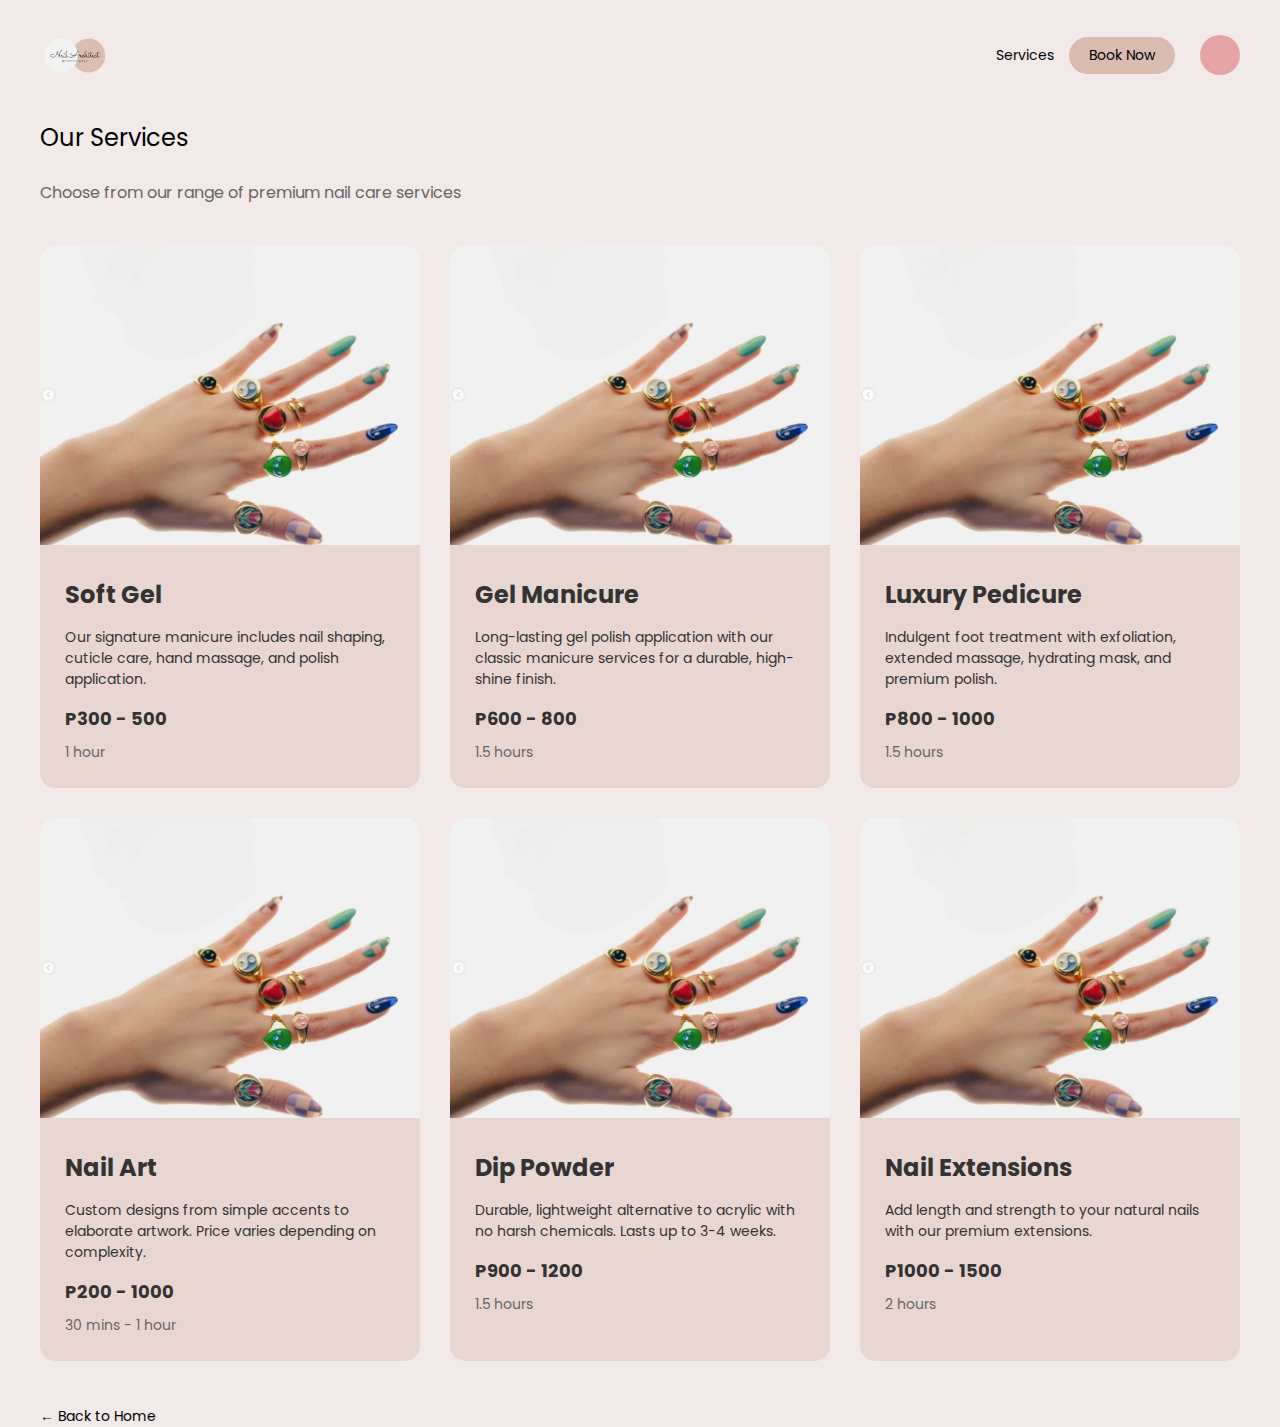
<file: services.html>
<!DOCTYPE html>
<html lang="en">
<head>
    <meta charset="UTF-8">
    <meta name="viewport" content="width=device-width, initial-scale=1.0">
    <link rel="stylesheet" href="navbar.css">
    <link rel="icon" type="image/png" href="Assets/favicon.png">
    <title>Nail Architect - Services</title>
    <style>
        @import url('https://fonts.googleapis.com/css2?family=Poppins:ital,wght@0,100;0,200;0,300;0,400;0,500;0,600;0,700;0,800;0,900;1,100;1,200;1,300;1,400;1,500;1,600;1,700;1,800;1,900&display=swap');
        * {
            margin: 0;
            padding: 0;
            box-sizing: border-box;
            font-family: Poppins;
        }
        
        @keyframes fadeIn {
            from { opacity: 0; transform: translateY(10px); }
            to { opacity: 1; transform: translateY(0); }
        }
        
        html, body {
            height: 100%;
            margin: 0;
            padding: 0;
        }
        
        body {
            background-color: #f2e9e9;
            padding: 20px;
            display: flex;
            flex-direction: column;
        }
        
        .container {
            max-width: 1200px;
            width: 100%;
            flex: 1;
            margin: 0 auto;
            display: flex;
            flex-direction: column;
            gap: 15px;
        }
        
        header {
            display: flex;
            justify-content: space-between;
            align-items: center;
            padding-bottom: 15px;
        }
        
        
        .page-title {
            font-size: 24px;
            margin-bottom: 10px;
            animation: fadeIn 0.5s ease-out forwards;
        }
        
        .page-subtitle {
            font-size: 16px;
            margin-bottom: 25px;
            color: #666;
            animation: fadeIn 0.6s ease-out forwards;
        }
        
        .services-container {
            display: grid;
            grid-template-columns: repeat(auto-fill, minmax(350px, 1fr));
            gap: 30px;
            animation: fadeIn 0.7s ease-out forwards;
        }
        
        .service-card {
            background-color: #e8d7d0;
            border-radius: 15px;
            overflow: hidden;
            transition: all 0.3s ease;
        }
        
        .service-card:hover {
            transform: translateY(-5px);
            box-shadow: 0 5px 15px rgba(0,0,0,0.05);
        }
        
        .service-image {
            width: 100%;
            height: 300px;
            object-fit: cover;
        }
        
        .service-content {
            padding: 25px;
        }
        
        .service-title {
            font-size: 24px;
            font-weight: bold;
            margin-bottom: 15px;
            color: #333;
        }
        
        .service-description {
            font-size: 14px;
            line-height: 1.5;
            margin-bottom: 15px;
            color: #333;
        }
        
        .service-price {
            font-size: 18px;
            font-weight: bold;
            margin-bottom: 10px;
            color: #333;
        }
        
        .service-time {
            font-size: 14px;
            color: #666;
        }
        
        .back-button {
            display: inline-block;
            margin-top: 30px;
            font-size: 14px;
            cursor: pointer;
            position: relative;
            animation: fadeIn 0.9s ease-out forwards;
        }
        
        .back-button:after {
            content: '';
            position: absolute;
            width: 0;
            height: 1px;
            bottom: -2px;
            left: 0;
            background-color: #000;
            transition: width 0.3s ease;
        }
        
        .back-button:hover:after {
            width: 100%;
        }
        
        /* Responsive styles */
        @media (max-width: 768px) {
            .services-container {
                grid-template-columns: 1fr;
            }
        }
    </style>
</head>
<body>
    <div class="container">
        <header>
            <div class="logo-container">
                <div class="logo">
                    <img src="Assets/logo.png" alt="Nail Architect Logo">
                </div>
            </div>
            <div class="nav-links">
                <div class="nav-link">Services</div>
                <div class="book-now">Book Now</div>
                <div class="login-icon"></div>
            </div>
        </header>

        
        <div class="page-title">Our Services</div>
        <div class="page-subtitle">Choose from our range of premium nail care services</div>
        
        <div class="services-container">
            <div class="service-card">
                <img src="Assets/services.png" alt="Soft Gel Nails" class="service-image">
                <div class="service-content">
                    <div class="service-title">Soft Gel</div>
                    <div class="service-description">Our signature manicure includes nail shaping, cuticle care, hand massage, and polish application.</div>
                    <div class="service-price">P300 - 500</div>
                    <div class="service-time">1 hour</div>
                </div>
            </div>
            
            <div class="service-card">
                <img src="Assets/services.png" alt="Gel Manicure" class="service-image">
                <div class="service-content">
                    <div class="service-title">Gel Manicure</div>
                    <div class="service-description">Long-lasting gel polish application with our classic manicure services for a durable, high-shine finish.</div>
                    <div class="service-price">P600 - 800</div>
                    <div class="service-time">1.5 hours</div>
                </div>
            </div>
            
            <div class="service-card">
                <img src="Assets/services.png" alt="Luxury Pedicure" class="service-image">
                <div class="service-content">
                    <div class="service-title">Luxury Pedicure</div>
                    <div class="service-description">Indulgent foot treatment with exfoliation, extended massage, hydrating mask, and premium polish.</div>
                    <div class="service-price">P800 - 1000</div>
                    <div class="service-time">1.5 hours</div>
                </div>
            </div>
            
            <div class="service-card">
                <img src="Assets/services.png" alt="Nail Art" class="service-image">
                <div class="service-content">
                    <div class="service-title">Nail Art</div>
                    <div class="service-description">Custom designs from simple accents to elaborate artwork. Price varies depending on complexity.</div>
                    <div class="service-price">P200 - 1000</div>
                    <div class="service-time">30 mins - 1 hour</div>
                </div>
            </div>
            
            <div class="service-card">
                <img src="Assets/services.png" alt="Dip Powder" class="service-image">
                <div class="service-content">
                    <div class="service-title">Dip Powder</div>
                    <div class="service-description">Durable, lightweight alternative to acrylic with no harsh chemicals. Lasts up to 3-4 weeks.</div>
                    <div class="service-price">P900 - 1200</div>
                    <div class="service-time">1.5 hours</div>
                </div>
            </div>
            
            <div class="service-card">
                <img src="Assets/services.png" alt="Nail Extensions" class="service-image">
                <div class="service-content">
                    <div class="service-title">Nail Extensions</div>
                    <div class="service-description">Add length and strength to your natural nails with our premium extensions.</div>
                    <div class="service-price">P1000 - 1500</div>
                    <div class="service-time">2 hours</div>
                </div>
            </div>
        </div>
        
        <div class="back-button">← Back to Home</div>
    </div>
    
    <script>
        document.addEventListener('DOMContentLoaded', function() {
            // Handle navigation
            const backButton = document.querySelector('.back-button');
            backButton.addEventListener('click', function() {
                window.location.href = 'index.html';
            });
            
            const logo = document.querySelector('.logo');
            logo.addEventListener('click', function() {
                window.location.href = 'index.html';
            });
            
            const bookNow = document.querySelector('.book-now');
            bookNow.addEventListener('click', function() {
                window.location.href = 'booking-form-with-upload.html';
            });
            
            const loginIcon = document.querySelector('.login-icon');
            loginIcon.addEventListener('click', function() {
                window.location.href = 'login-form.html';
            });
        });
    </script>
</body>
</html>
</file>
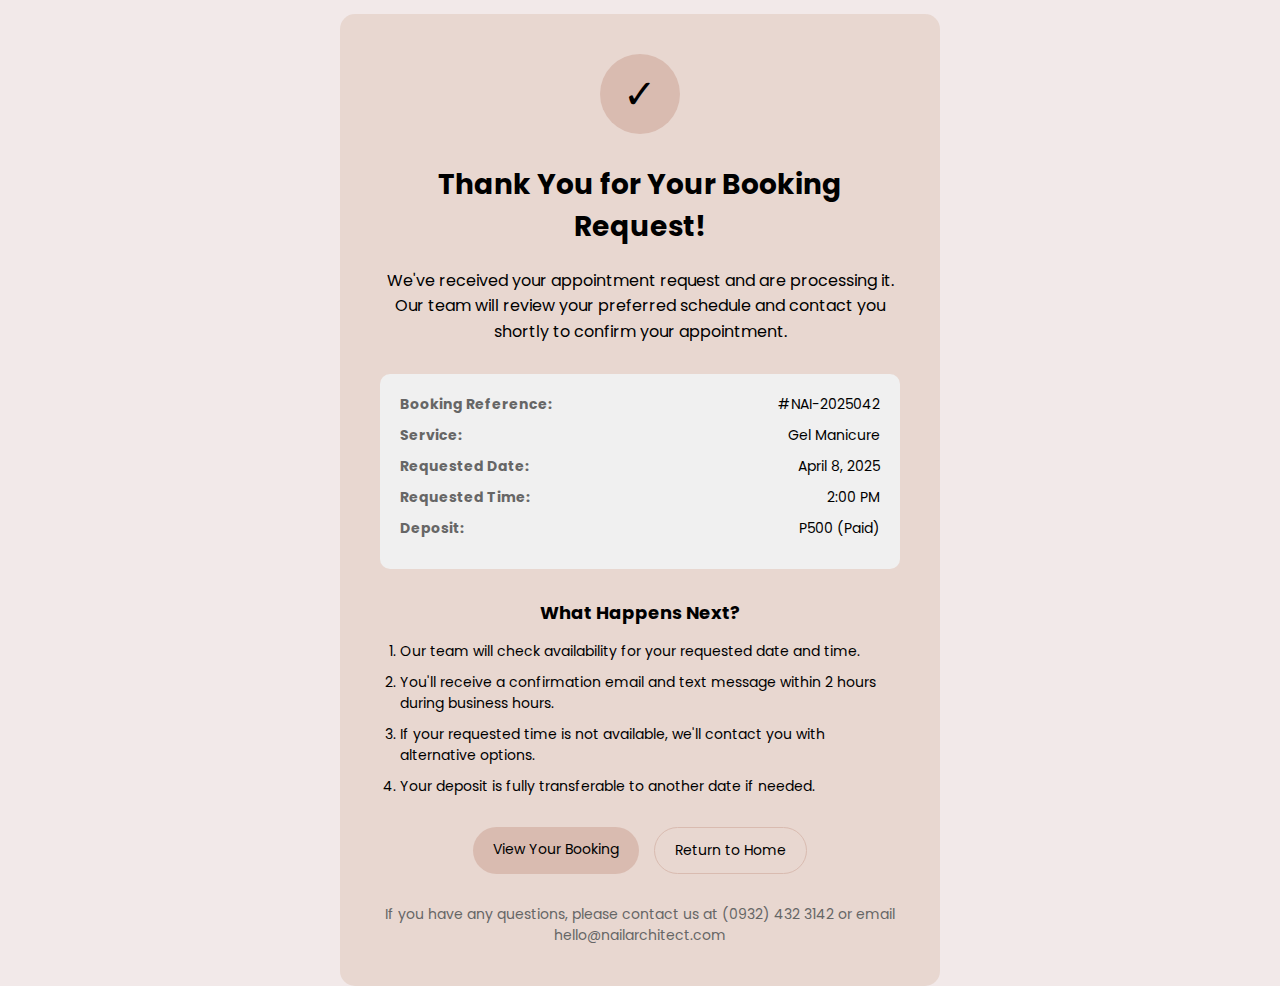
<file: thank-you-page.html>
<!DOCTYPE html>
<html lang="en">
<head>
    <meta charset="UTF-8">
    <meta name="viewport" content="width=device-width, initial-scale=1.0">
    <link rel="stylesheet" href="navbar.css">
    <link rel="icon" type="image/png" href="Assets/favicon.png">
    <title>Nail Architect - Thank You for Booking</title>
    <style>
          @import url('https://fonts.googleapis.com/css2?family=Poppins:ital,wght@0,100;0,200;0,300;0,400;0,500;0,600;0,700;0,800;0,900;1,100;1,200;1,300;1,400;1,500;1,600;1,700;1,800;1,900&display=swap');
        * {
            margin: 0;
            padding: 0;
            box-sizing: border-box;
            font-family: Poppins;
        }
        
        @keyframes fadeIn {
            from { opacity: 0; transform: translateY(10px); }
            to { opacity: 1; transform: translateY(0); }
        }
        
        @keyframes scaleIn {
            from { transform: scale(0.8); opacity: 0; }
            to { transform: scale(1); opacity: 1; }
        }
        
        @keyframes slideUp {
            from { transform: translateY(20px); opacity: 0; }
            to { transform: translateY(0); opacity: 1; }
        }
        
        html, body {
            height: 100%;
            margin: 0;
            padding: 0;
        }
        
        body {
            background-color: #f2e9e9;
            padding: 20px;
            display: flex;
            flex-direction: column;
        }
        
        .container {
            max-width: 800px;
            width: 100%;
            flex: 1;
            margin: 0 auto;
            display: flex;
            flex-direction: column;
            gap: 15px;
            justify-content: center;
            align-items: center;
            text-align: center;
            min-height: 80vh;
        }
        
        header {
            display: flex;
            justify-content: space-between;
            align-items: center;
            padding-bottom: 15px;
            width: 100%;
        }
        
        .thank-you-container {
            background-color: #e8d7d0;
            border-radius: 15px;
            padding: 40px;
            max-width: 600px;
            width: 100%;
            animation: scaleIn 0.6s ease-out forwards;
        }
        
        .success-icon {
            width: 80px;
            height: 80px;
            border-radius: 50%;
            background-color: #d9bbb0;
            margin: 0 auto 30px;
            display: flex;
            align-items: center;
            justify-content: center;
            font-size: 40px;
            animation: scaleIn 0.7s ease-out forwards;
        }
        
        .thank-you-title {
            font-size: 28px;
            font-weight: bold;
            margin-bottom: 20px;
            animation: fadeIn 0.8s ease-out forwards;
        }
        
        .thank-you-message {
            font-size: 16px;
            line-height: 1.6;
            margin-bottom: 30px;
            animation: fadeIn 0.9s ease-out forwards;
        }
        
        .booking-details {
            background-color: #f0f0f0;
            border-radius: 10px;
            padding: 20px;
            text-align: left;
            margin-bottom: 30px;
            animation: slideUp 1s ease-out forwards;
        }
        
        .detail-row {
            display: flex;
            justify-content: space-between;
            margin-bottom: 10px;
            font-size: 14px;
        }
        
        .detail-label {
            font-weight: bold;
            color: #666;
        }
        
        .detail-value {
            text-align: right;
        }
        
        .next-steps {
            margin-bottom: 30px;
            animation: fadeIn 1.1s ease-out forwards;
        }
        
        .next-steps-title {
            font-weight: bold;
            margin-bottom: 15px;
            font-size: 18px;
        }
        
        .steps-list {
            text-align: left;
            padding-left: 20px;
        }
        
        .steps-list li {
            margin-bottom: 10px;
            font-size: 14px;
        }
        
        .button-group {
            display: flex;
            gap: 15px;
            justify-content: center;
            animation: fadeIn 1.2s ease-out forwards;
        }
        
        .action-button {
            padding: 12px 20px;
            border-radius: 25px;
            cursor: pointer;
            font-size: 14px;
            text-decoration: none;
            transition: all 0.3s ease;
        }
        
        .primary-button {
            background-color: #d9bbb0;
            color: #000;
        }
        
        .primary-button:hover {
            background-color: #ae9389;
            transform: translateY(-2px);
        }
        
        .secondary-button {
            background-color: transparent;
            border: 1px solid #d9bbb0;
            color: #000;
        }
        
        .secondary-button:hover {
            background-color: #d9bbb0;
            transform: translateY(-2px);
        }
        
        .footer-message {
            margin-top: 30px;
            font-size: 14px;
            color: #666;
            animation: fadeIn 1.3s ease-out forwards;
        }
        
        /* Responsive styles */
        @media (max-width: 768px) {
            .thank-you-container {
                padding: 30px 20px;
            }
            
            .button-group {
                flex-direction: column;
                width: 100%;
            }
            
            .action-button {
                width: 100%;
                text-align: center;
            }
        }
    </style>
</head>
<body>
    <div class="container">
        <header>
            <div class="logo-container">
                <div class="logo">
                    <img src="Assets/logo.png" alt="Nail Architect Logo">
                </div>
            </div>
            <div class="nav-links">
                <div class="nav-link">Services</div>
                <div class="book-now">Book Now</div>
                <div class="login-icon"></div>
            </div>
        </header>
        
        <div class="thank-you-container">
            <div class="success-icon">✓</div>
            
            <div class="thank-you-title">Thank You for Your Booking Request!</div>
            
            <div class="thank-you-message">
                We've received your appointment request and are processing it. Our team will review your preferred schedule and contact you shortly to confirm your appointment.
            </div>
            
            <div class="booking-details">
                <div class="detail-row">
                    <div class="detail-label">Booking Reference:</div>
                    <div class="detail-value">#NAI-2025042</div>
                </div>
                
                <div class="detail-row">
                    <div class="detail-label">Service:</div>
                    <div class="detail-value">Gel Manicure</div>
                </div>
                
                <div class="detail-row">
                    <div class="detail-label">Requested Date:</div>
                    <div class="detail-value">April 8, 2025</div>
                </div>
                
                <div class="detail-row">
                    <div class="detail-label">Requested Time:</div>
                    <div class="detail-value">2:00 PM</div>
                </div>
                
                <div class="detail-row">
                    <div class="detail-label">Deposit:</div>
                    <div class="detail-value">P500 (Paid)</div>
                </div>
            </div>
            
            <div class="next-steps">
                <div class="next-steps-title">What Happens Next?</div>
                <ol class="steps-list">
                    <li>Our team will check availability for your requested date and time.</li>
                    <li>You'll receive a confirmation email and text message within 2 hours during business hours.</li>
                    <li>If your requested time is not available, we'll contact you with alternative options.</li>
                    <li>Your deposit is fully transferable to another date if needed.</li>
                </ol>
            </div>
            
            <div class="button-group">
                <a href="members-lounge.html" class="action-button primary-button">View Your Booking</a>
                <a href="index.html" class="action-button secondary-button">Return to Home</a>
            </div>
            
            <div class="footer-message">
                If you have any questions, please contact us at (0932) 432 3142 or email hello@nailarchitect.com
            </div>
        </div>
    </div>
</body>
</html>
</file>
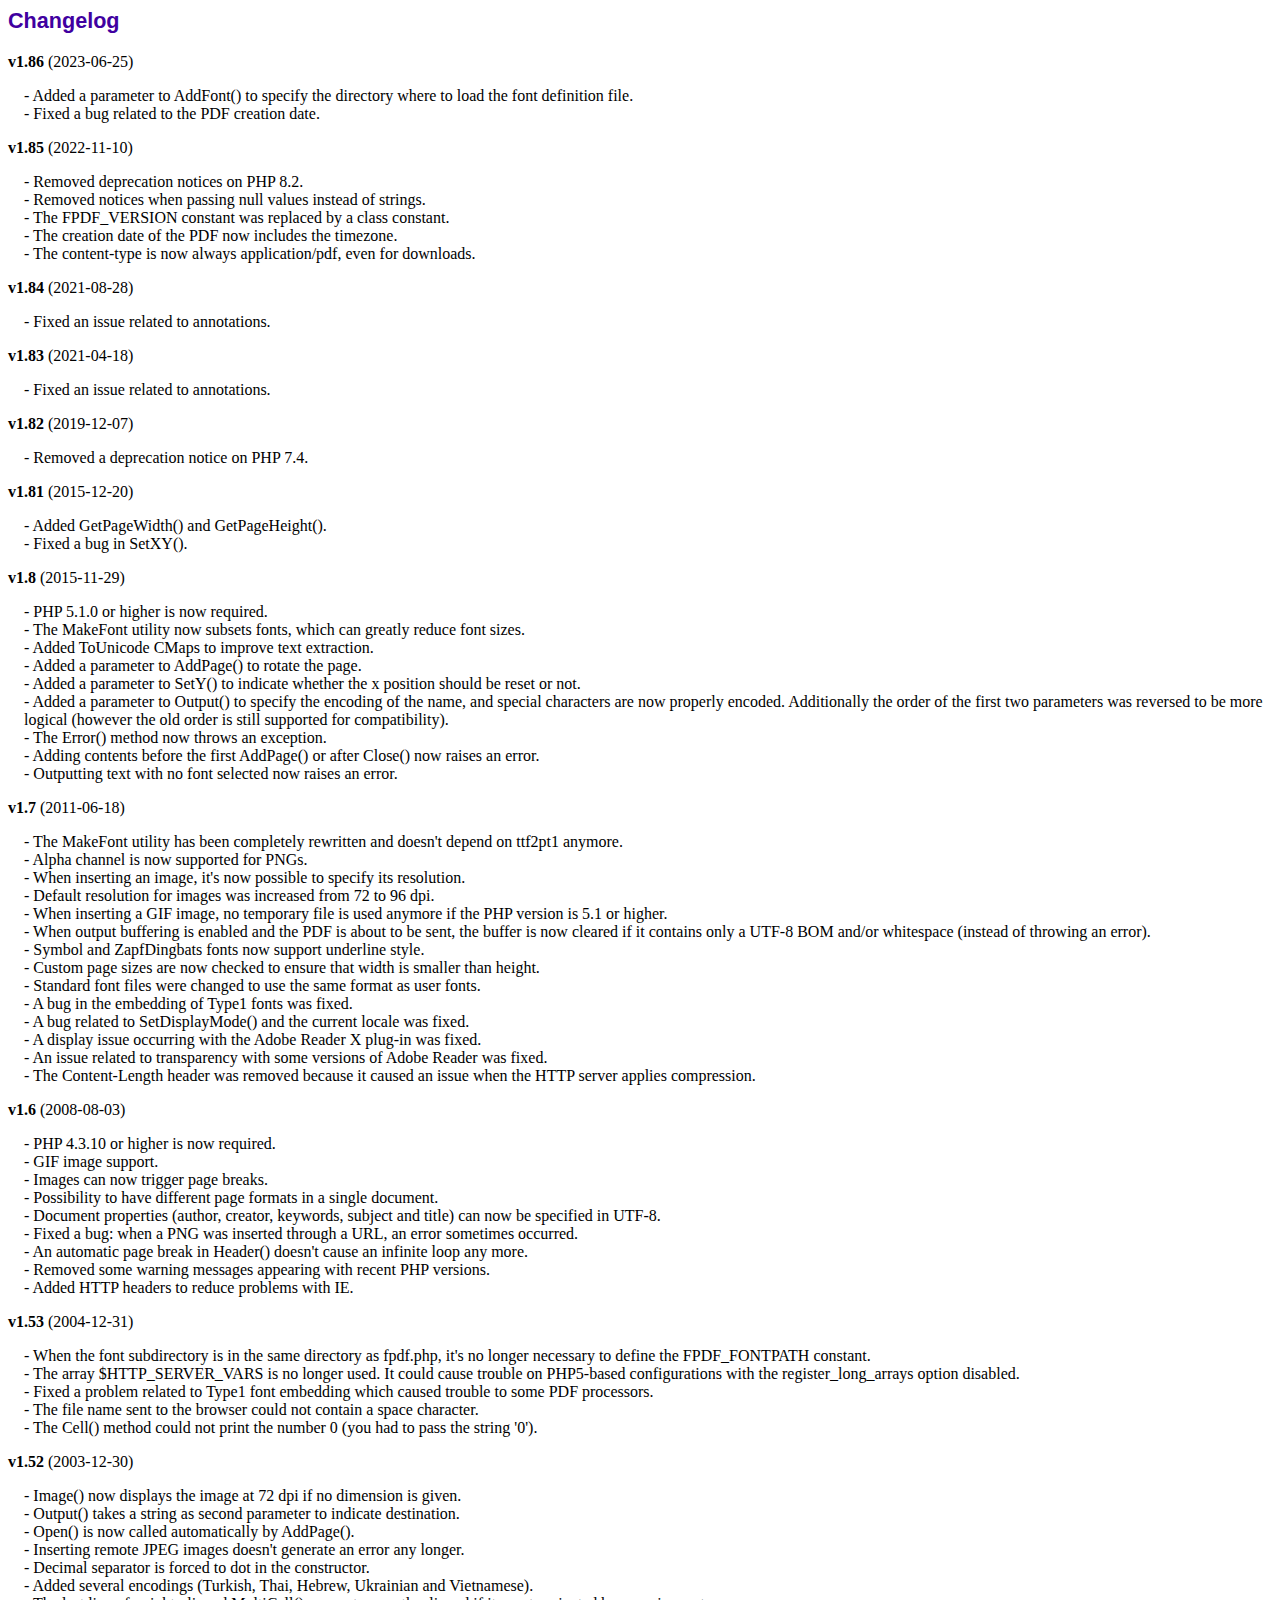
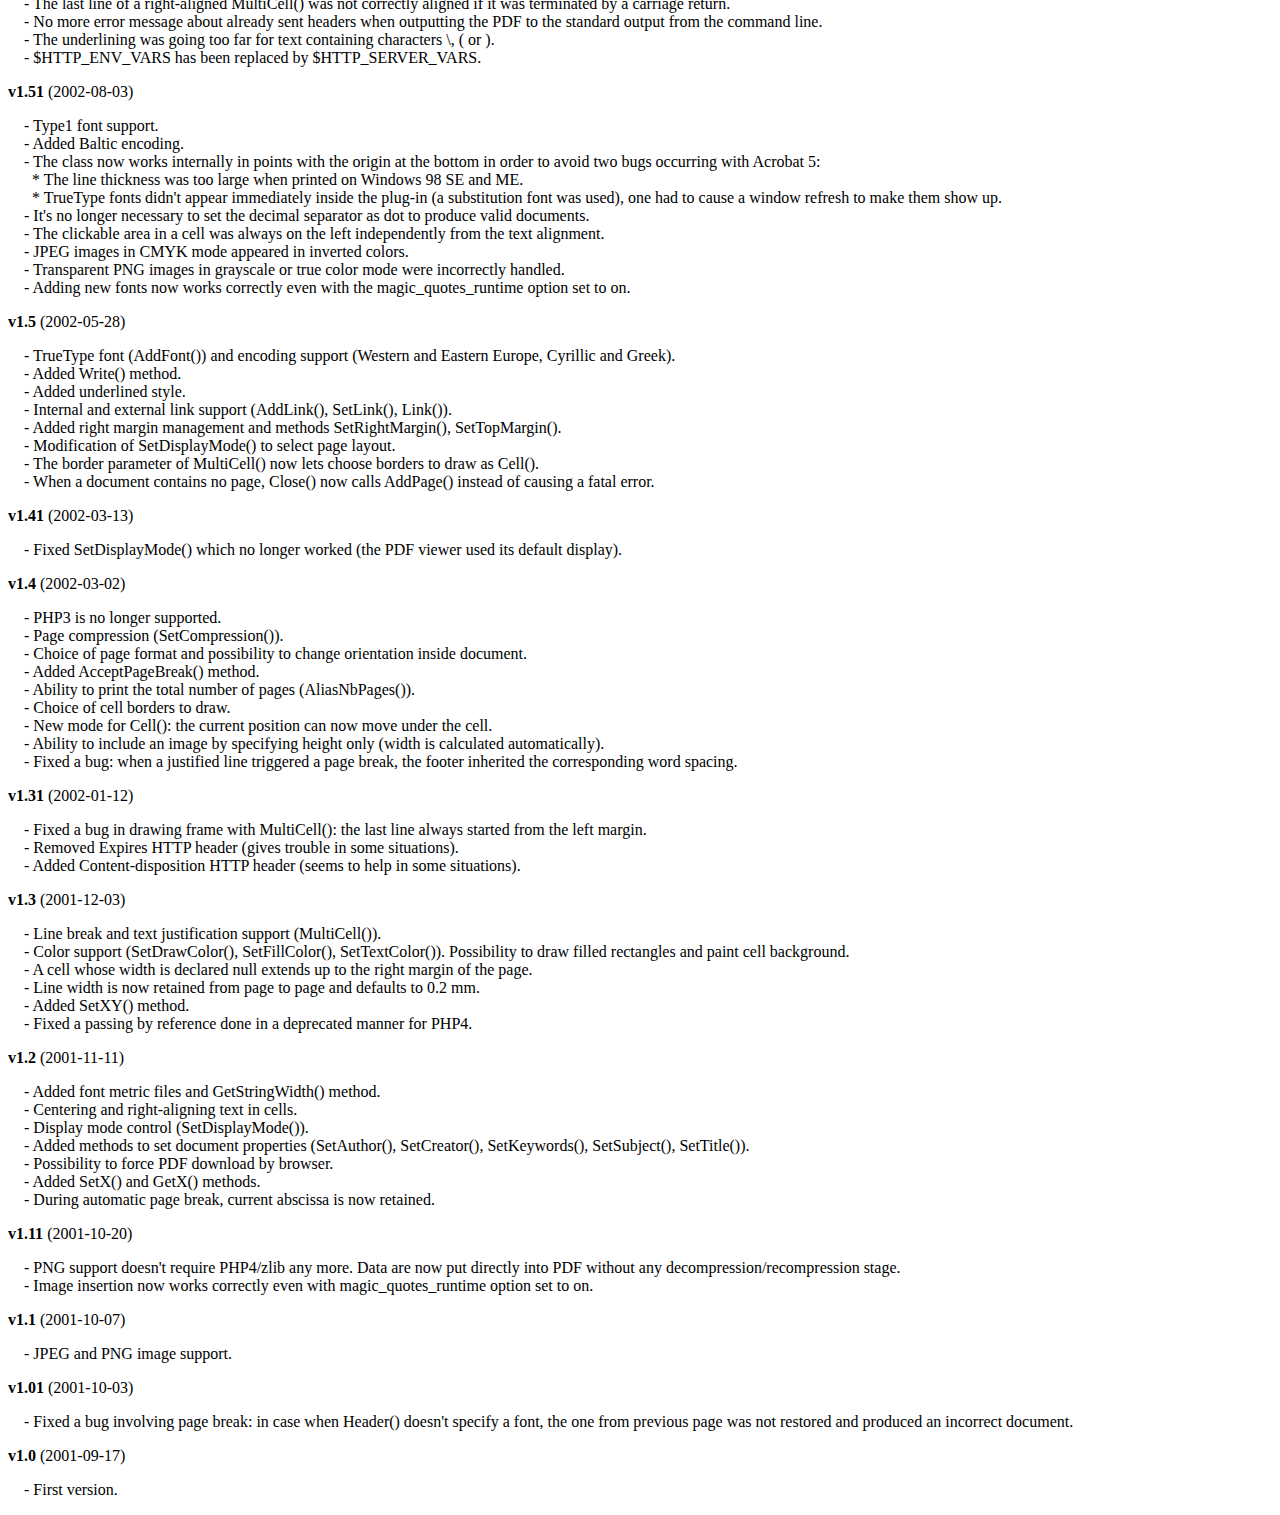
<file: fpdf/fpdf186/changelog.htm>
<!DOCTYPE html PUBLIC "-//W3C//DTD HTML 4.01 Transitional//EN">
<html>
<head>
<meta http-equiv="Content-Type" content="text/html; charset=UTF-8">
<title>Changelog</title>
<link type="text/css" rel="stylesheet" href="fpdf.css">
<style type="text/css">
dd {margin:1em 0 1em 1em}
</style>
</head>
<body>
<h1>Changelog</h1>
<dl>
<dt><strong>v1.86</strong> (2023-06-25)</dt>
<dd>
- Added a parameter to AddFont() to specify the directory where to load the font definition file.<br>
- Fixed a bug related to the PDF creation date.<br>
</dd>
<dt><strong>v1.85</strong> (2022-11-10)</dt>
<dd>
- Removed deprecation notices on PHP 8.2.<br>
- Removed notices when passing null values instead of strings.<br>
- The FPDF_VERSION constant was replaced by a class constant.<br>
- The creation date of the PDF now includes the timezone.<br>
- The content-type is now always application/pdf, even for downloads.<br>
</dd>
<dt><strong>v1.84</strong> (2021-08-28)</dt>
<dd>
- Fixed an issue related to annotations.<br>
</dd>
<dt><strong>v1.83</strong> (2021-04-18)</dt>
<dd>
- Fixed an issue related to annotations.<br>
</dd>
<dt><strong>v1.82</strong> (2019-12-07)</dt>
<dd>
- Removed a deprecation notice on PHP 7.4.<br>
</dd>
<dt><strong>v1.81</strong> (2015-12-20)</dt>
<dd>
- Added GetPageWidth() and GetPageHeight().<br>
- Fixed a bug in SetXY().<br>
</dd>
<dt><strong>v1.8</strong> (2015-11-29)</dt>
<dd>
- PHP 5.1.0 or higher is now required.<br>
- The MakeFont utility now subsets fonts, which can greatly reduce font sizes.<br>
- Added ToUnicode CMaps to improve text extraction.<br>
- Added a parameter to AddPage() to rotate the page.<br>
- Added a parameter to SetY() to indicate whether the x position should be reset or not.<br>
- Added a parameter to Output() to specify the encoding of the name, and special characters are now properly encoded. Additionally the order of the first two parameters was reversed to be more logical (however the old order is still supported for compatibility).<br>
- The Error() method now throws an exception.<br>
- Adding contents before the first AddPage() or after Close() now raises an error.<br>
- Outputting text with no font selected now raises an error.<br>
</dd>
<dt><strong>v1.7</strong> (2011-06-18)</dt>
<dd>
- The MakeFont utility has been completely rewritten and doesn't depend on ttf2pt1 anymore.<br>
- Alpha channel is now supported for PNGs.<br>
- When inserting an image, it's now possible to specify its resolution.<br>
- Default resolution for images was increased from 72 to 96 dpi.<br>
- When inserting a GIF image, no temporary file is used anymore if the PHP version is 5.1 or higher.<br>
- When output buffering is enabled and the PDF is about to be sent, the buffer is now cleared if it contains only a UTF-8 BOM and/or whitespace (instead of throwing an error).<br>
- Symbol and ZapfDingbats fonts now support underline style.<br>
- Custom page sizes are now checked to ensure that width is smaller than height.<br>
- Standard font files were changed to use the same format as user fonts.<br>
- A bug in the embedding of Type1 fonts was fixed.<br>
- A bug related to SetDisplayMode() and the current locale was fixed.<br>
- A display issue occurring with the Adobe Reader X plug-in was fixed.<br>
- An issue related to transparency with some versions of Adobe Reader was fixed.<br>
- The Content-Length header was removed because it caused an issue when the HTTP server applies compression.<br>
</dd>
<dt><strong>v1.6</strong> (2008-08-03)</dt>
<dd>
- PHP 4.3.10 or higher is now required.<br>
- GIF image support.<br>
- Images can now trigger page breaks.<br>
- Possibility to have different page formats in a single document.<br>
- Document properties (author, creator, keywords, subject and title) can now be specified in UTF-8.<br>
- Fixed a bug: when a PNG was inserted through a URL, an error sometimes occurred.<br>
- An automatic page break in Header() doesn't cause an infinite loop any more.<br>
- Removed some warning messages appearing with recent PHP versions.<br>
- Added HTTP headers to reduce problems with IE.<br>
</dd>
<dt><strong>v1.53</strong> (2004-12-31)</dt>
<dd>
- When the font subdirectory is in the same directory as fpdf.php, it's no longer necessary to define the FPDF_FONTPATH constant.<br>
- The array $HTTP_SERVER_VARS is no longer used. It could cause trouble on PHP5-based configurations with the register_long_arrays option disabled.<br>
- Fixed a problem related to Type1 font embedding which caused trouble to some PDF processors.<br>
- The file name sent to the browser could not contain a space character.<br>
- The Cell() method could not print the number 0 (you had to pass the string '0').<br>
</dd>
<dt><strong>v1.52</strong> (2003-12-30)</dt>
<dd>
- Image() now displays the image at 72 dpi if no dimension is given.<br>
- Output() takes a string as second parameter to indicate destination.<br>
- Open() is now called automatically by AddPage().<br>
- Inserting remote JPEG images doesn't generate an error any longer.<br>
- Decimal separator is forced to dot in the constructor.<br>
- Added several encodings (Turkish, Thai, Hebrew, Ukrainian and Vietnamese).<br>
- The last line of a right-aligned MultiCell() was not correctly aligned if it was terminated by a carriage return.<br>
- No more error message about already sent headers when outputting the PDF to the standard output from the command line.<br>
- The underlining was going too far for text containing characters \, ( or ).<br>
- $HTTP_ENV_VARS has been replaced by $HTTP_SERVER_VARS.<br>
</dd>
<dt><strong>v1.51</strong> (2002-08-03)</dt>
<dd>
- Type1 font support.<br>
- Added Baltic encoding.<br>
- The class now works internally in points with the origin at the bottom in order to avoid two bugs occurring with Acrobat 5:<br>&nbsp;&nbsp;* The line thickness was too large when printed on Windows 98 SE and ME.<br>&nbsp;&nbsp;* TrueType fonts didn't appear immediately inside the plug-in (a substitution font was used), one had to cause a window refresh to make them show up.<br>
- It's no longer necessary to set the decimal separator as dot to produce valid documents.<br>
- The clickable area in a cell was always on the left independently from the text alignment.<br>
- JPEG images in CMYK mode appeared in inverted colors.<br>
- Transparent PNG images in grayscale or true color mode were incorrectly handled.<br>
- Adding new fonts now works correctly even with the magic_quotes_runtime option set to on.<br>
</dd>
<dt><strong>v1.5</strong> (2002-05-28)</dt>
<dd>
- TrueType font (AddFont()) and encoding support (Western and Eastern Europe, Cyrillic and Greek).<br>
- Added Write() method.<br>
- Added underlined style.<br>
- Internal and external link support (AddLink(), SetLink(), Link()).<br>
- Added right margin management and methods SetRightMargin(), SetTopMargin().<br>
- Modification of SetDisplayMode() to select page layout.<br>
- The border parameter of MultiCell() now lets choose borders to draw as Cell().<br>
- When a document contains no page, Close() now calls AddPage() instead of causing a fatal error.<br>
</dd>
<dt><strong>v1.41</strong> (2002-03-13)</dt>
<dd>
- Fixed SetDisplayMode() which no longer worked (the PDF viewer used its default display).<br>
</dd>
<dt><strong>v1.4</strong> (2002-03-02)</dt>
<dd>
- PHP3 is no longer supported.<br>
- Page compression (SetCompression()).<br>
- Choice of page format and possibility to change orientation inside document.<br>
- Added AcceptPageBreak() method.<br>
- Ability to print the total number of pages (AliasNbPages()).<br>
- Choice of cell borders to draw.<br>
- New mode for Cell(): the current position can now move under the cell.<br>
- Ability to include an image by specifying height only (width is calculated automatically).<br>
- Fixed a bug: when a justified line triggered a page break, the footer inherited the corresponding word spacing.<br>
</dd>
<dt><strong>v1.31</strong> (2002-01-12)</dt>
<dd>
- Fixed a bug in drawing frame with MultiCell(): the last line always started from the left margin.<br>
- Removed Expires HTTP header (gives trouble in some situations).<br>
- Added Content-disposition HTTP header (seems to help in some situations).<br>
</dd>
<dt><strong>v1.3</strong> (2001-12-03)</dt>
<dd>
- Line break and text justification support (MultiCell()).<br>
- Color support (SetDrawColor(), SetFillColor(), SetTextColor()). Possibility to draw filled rectangles and paint cell background.<br>
- A cell whose width is declared null extends up to the right margin of the page.<br>
- Line width is now retained from page to page and defaults to 0.2 mm.<br>
- Added SetXY() method.<br>
- Fixed a passing by reference done in a deprecated manner for PHP4.<br>
</dd>
<dt><strong>v1.2</strong> (2001-11-11)</dt>
<dd>
- Added font metric files and GetStringWidth() method.<br>
- Centering and right-aligning text in cells.<br>
- Display mode control (SetDisplayMode()).<br>
- Added methods to set document properties (SetAuthor(), SetCreator(), SetKeywords(), SetSubject(), SetTitle()).<br>
- Possibility to force PDF download by browser.<br>
- Added SetX() and GetX() methods.<br>
- During automatic page break, current abscissa is now retained.<br>
</dd>
<dt><strong>v1.11</strong> (2001-10-20)</dt>
<dd>
- PNG support doesn't require PHP4/zlib any more. Data are now put directly into PDF without any decompression/recompression stage.<br>
- Image insertion now works correctly even with magic_quotes_runtime option set to on.<br>
</dd>
<dt><strong>v1.1</strong> (2001-10-07)</dt>
<dd>
- JPEG and PNG image support.<br>
</dd>
<dt><strong>v1.01</strong> (2001-10-03)</dt>
<dd>
- Fixed a bug involving page break: in case when Header() doesn't specify a font, the one from previous page was not restored and produced an incorrect document.<br>
</dd>
<dt><strong>v1.0</strong> (2001-09-17)</dt>
<dd>
- First version.<br>
</dd>
</dl>
</body>
</html>
</file>
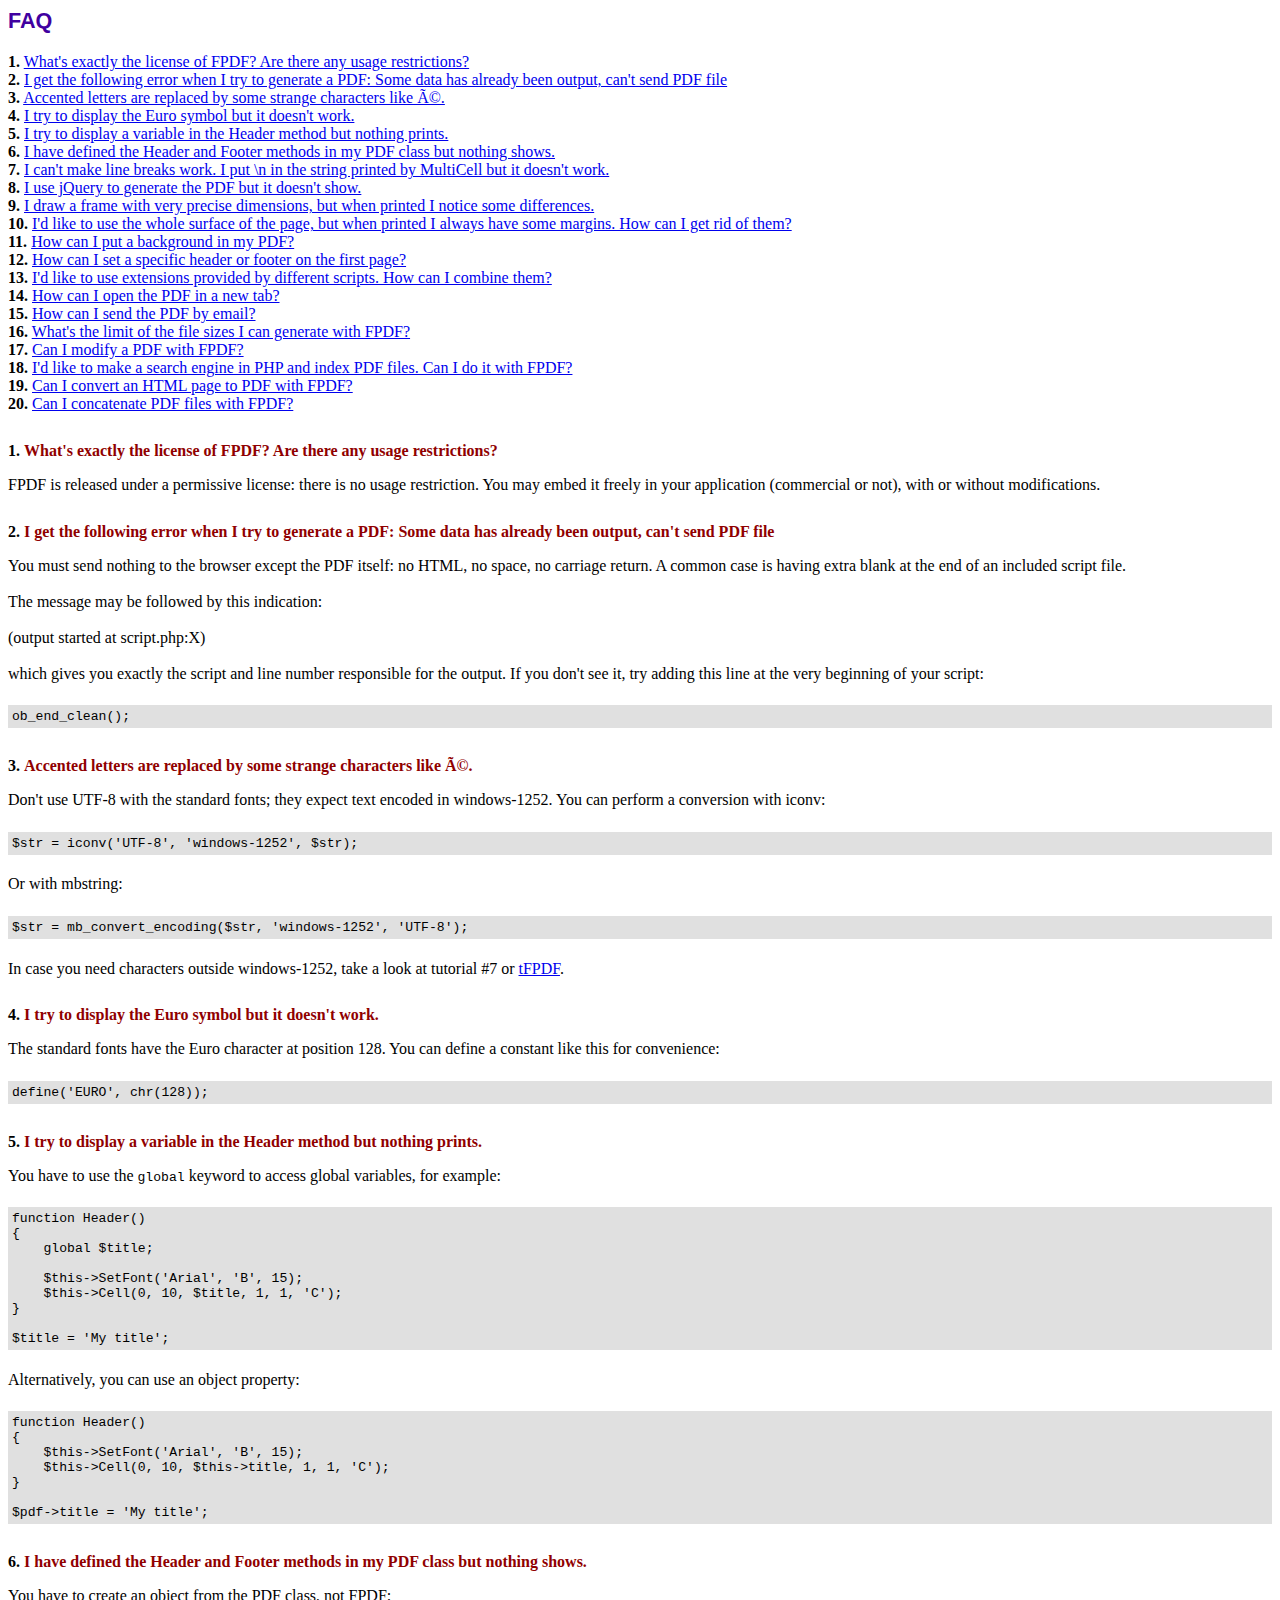
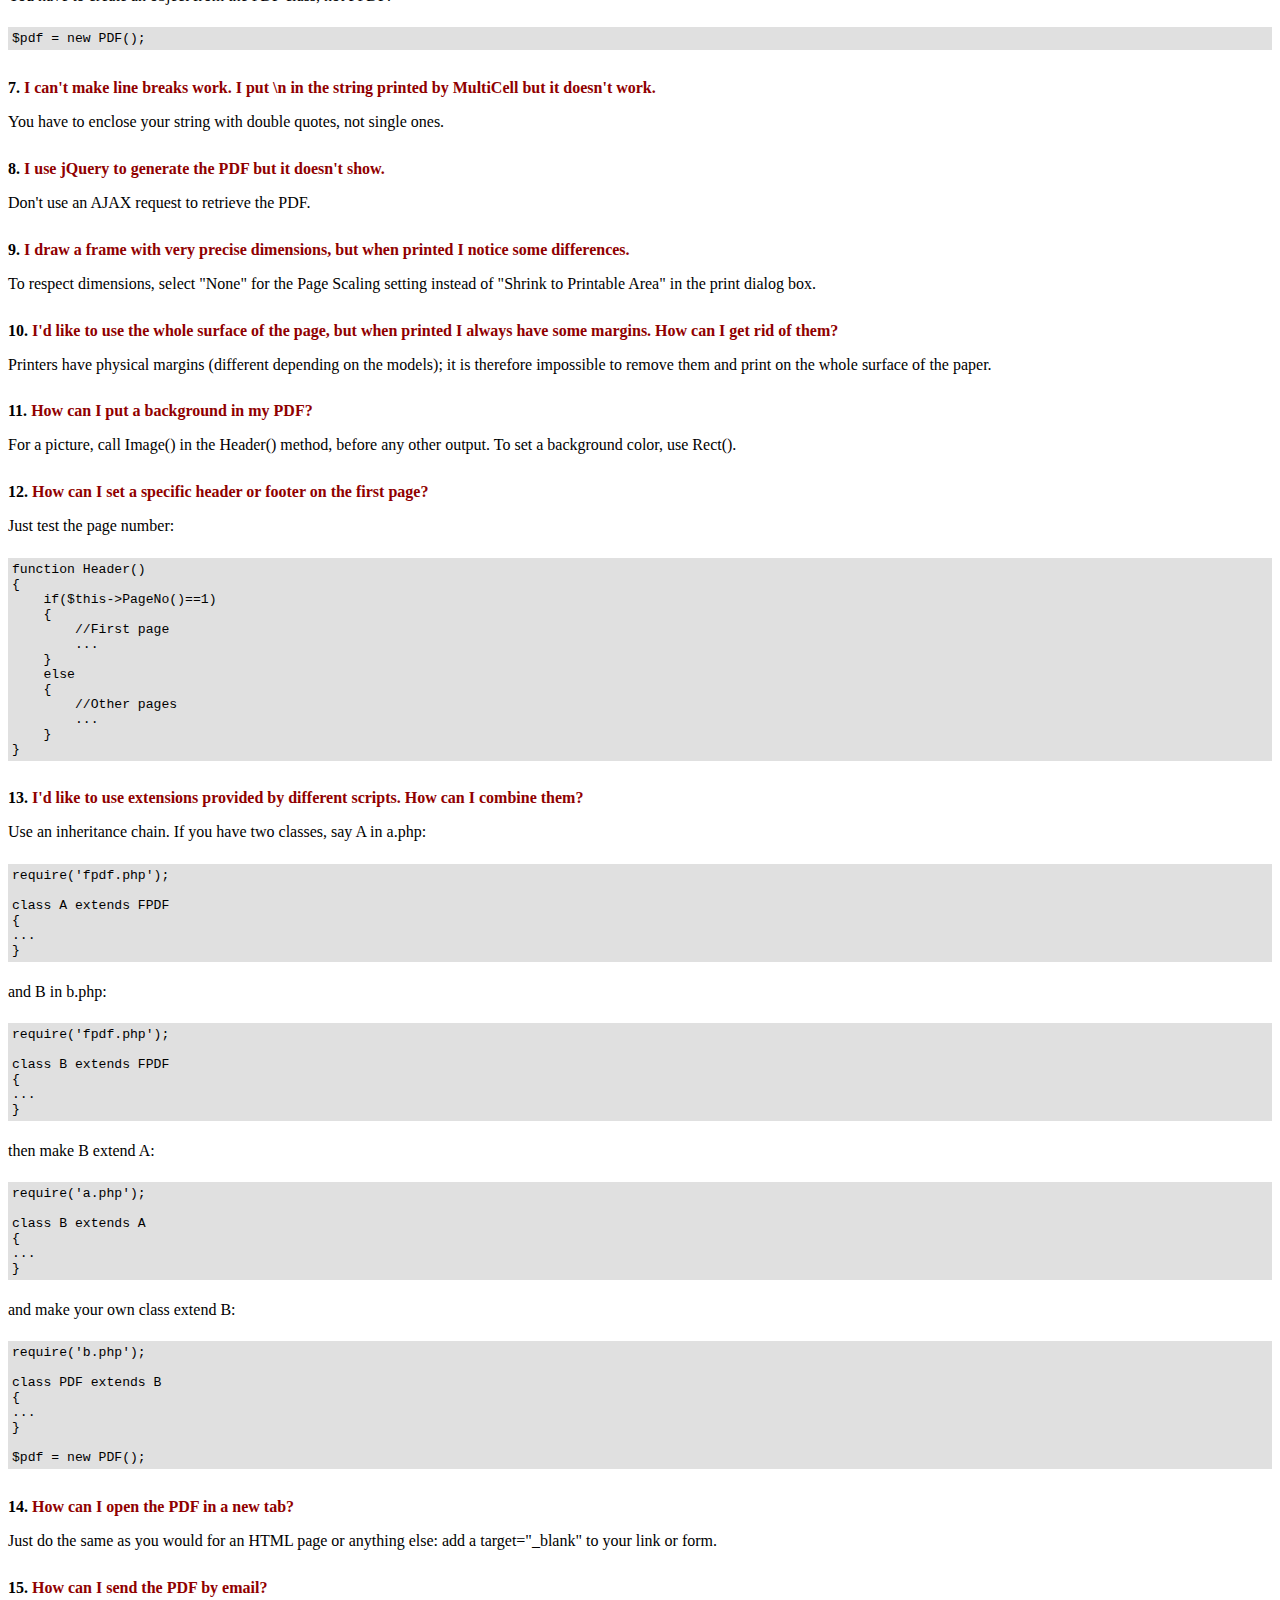
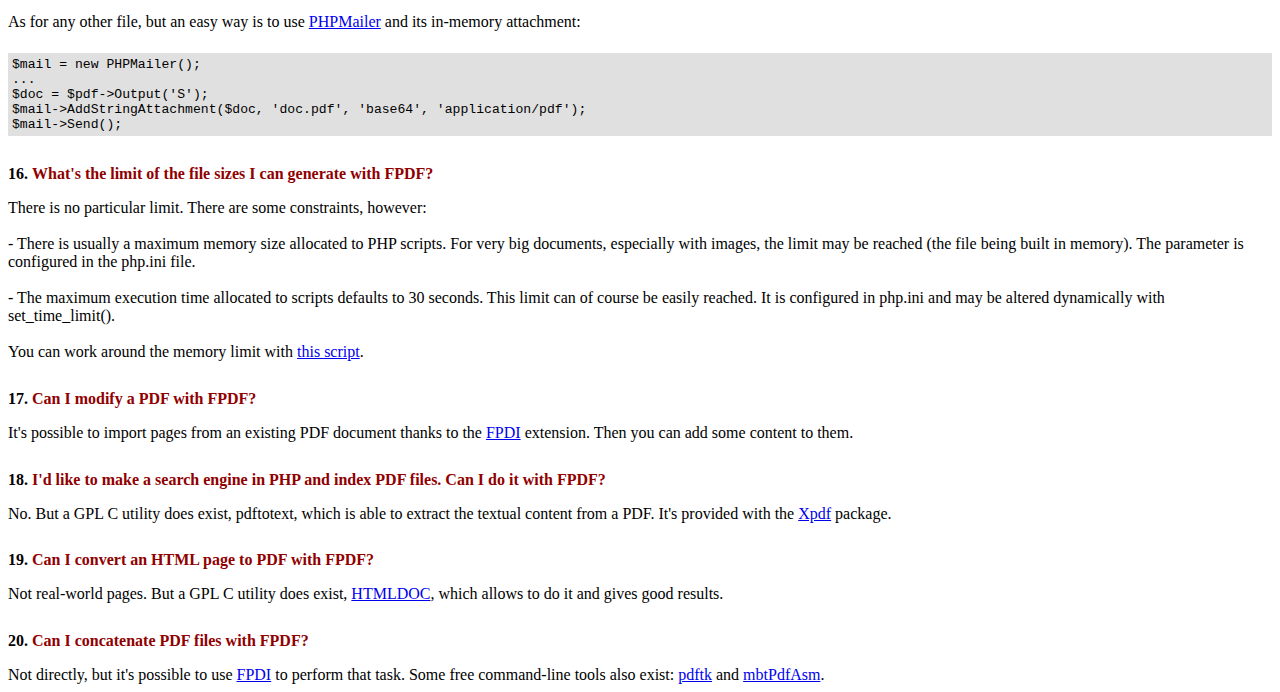
<file: fpdf/fpdf186/FAQ.htm>
<!DOCTYPE html PUBLIC "-//W3C//DTD HTML 4.01 Transitional//EN">
<html>
<head>
<meta http-equiv="Content-Type" content="text/html; charset=UTF-8">
<title>FAQ</title>
<link type="text/css" rel="stylesheet" href="fpdf.css">
<style type="text/css">
ul {list-style-type:none; margin:0; padding:0}
ul#answers li {margin-top:1.8em}
.question {font-weight:bold; color:#900000}
</style>
</head>
<body>
<h1>FAQ</h1>
<ul>
<li><b>1.</b> <a href='#q1'>What's exactly the license of FPDF? Are there any usage restrictions?</a></li>
<li><b>2.</b> <a href='#q2'>I get the following error when I try to generate a PDF: Some data has already been output, can't send PDF file</a></li>
<li><b>3.</b> <a href='#q3'>Accented letters are replaced by some strange characters like Ã©.</a></li>
<li><b>4.</b> <a href='#q4'>I try to display the Euro symbol but it doesn't work.</a></li>
<li><b>5.</b> <a href='#q5'>I try to display a variable in the Header method but nothing prints.</a></li>
<li><b>6.</b> <a href='#q6'>I have defined the Header and Footer methods in my PDF class but nothing shows.</a></li>
<li><b>7.</b> <a href='#q7'>I can't make line breaks work. I put \n in the string printed by MultiCell but it doesn't work.</a></li>
<li><b>8.</b> <a href='#q8'>I use jQuery to generate the PDF but it doesn't show.</a></li>
<li><b>9.</b> <a href='#q9'>I draw a frame with very precise dimensions, but when printed I notice some differences.</a></li>
<li><b>10.</b> <a href='#q10'>I'd like to use the whole surface of the page, but when printed I always have some margins. How can I get rid of them?</a></li>
<li><b>11.</b> <a href='#q11'>How can I put a background in my PDF?</a></li>
<li><b>12.</b> <a href='#q12'>How can I set a specific header or footer on the first page?</a></li>
<li><b>13.</b> <a href='#q13'>I'd like to use extensions provided by different scripts. How can I combine them?</a></li>
<li><b>14.</b> <a href='#q14'>How can I open the PDF in a new tab?</a></li>
<li><b>15.</b> <a href='#q15'>How can I send the PDF by email?</a></li>
<li><b>16.</b> <a href='#q16'>What's the limit of the file sizes I can generate with FPDF?</a></li>
<li><b>17.</b> <a href='#q17'>Can I modify a PDF with FPDF?</a></li>
<li><b>18.</b> <a href='#q18'>I'd like to make a search engine in PHP and index PDF files. Can I do it with FPDF?</a></li>
<li><b>19.</b> <a href='#q19'>Can I convert an HTML page to PDF with FPDF?</a></li>
<li><b>20.</b> <a href='#q20'>Can I concatenate PDF files with FPDF?</a></li>
</ul>

<ul id='answers'>
<li id='q1'>
<p><b>1.</b> <span class='question'>What's exactly the license of FPDF? Are there any usage restrictions?</span></p>
FPDF is released under a permissive license: there is no usage restriction. You may embed it
freely in your application (commercial or not), with or without modifications.
</li>

<li id='q2'>
<p><b>2.</b> <span class='question'>I get the following error when I try to generate a PDF: Some data has already been output, can't send PDF file</span></p>
You must send nothing to the browser except the PDF itself: no HTML, no space, no carriage return. A common
case is having extra blank at the end of an included script file.<br>
<br>
The message may be followed by this indication:<br>
<br>
(output started at script.php:X)<br>
<br>
which gives you exactly the script and line number responsible for the output. If you don't see it,
try adding this line at the very beginning of your script:
<div class="doc-source">
<pre><code>ob_end_clean();</code></pre>
</div>
</li>

<li id='q3'>
<p><b>3.</b> <span class='question'>Accented letters are replaced by some strange characters like Ã©.</span></p>
Don't use UTF-8 with the standard fonts; they expect text encoded in windows-1252.
You can perform a conversion with iconv:
<div class="doc-source">
<pre><code>$str = iconv('UTF-8', 'windows-1252', $str);</code></pre>
</div>
Or with mbstring:
<div class="doc-source">
<pre><code>$str = mb_convert_encoding($str, 'windows-1252', 'UTF-8');</code></pre>
</div>
In case you need characters outside windows-1252, take a look at tutorial #7 or
<a href="http://www.fpdf.org/?go=script&amp;id=92" target="_blank">tFPDF</a>.
</li>

<li id='q4'>
<p><b>4.</b> <span class='question'>I try to display the Euro symbol but it doesn't work.</span></p>
The standard fonts have the Euro character at position 128. You can define a constant like this
for convenience:
<div class="doc-source">
<pre><code>define('EURO', chr(128));</code></pre>
</div>
</li>

<li id='q5'>
<p><b>5.</b> <span class='question'>I try to display a variable in the Header method but nothing prints.</span></p>
You have to use the <code>global</code> keyword to access global variables, for example:
<div class="doc-source">
<pre><code>function Header()
{
    global $title;

    $this-&gt;SetFont('Arial', 'B', 15);
    $this-&gt;Cell(0, 10, $title, 1, 1, 'C');
}

$title = 'My title';</code></pre>
</div>
Alternatively, you can use an object property:
<div class="doc-source">
<pre><code>function Header()
{
    $this-&gt;SetFont('Arial', 'B', 15);
    $this-&gt;Cell(0, 10, $this-&gt;title, 1, 1, 'C');
}

$pdf-&gt;title = 'My title';</code></pre>
</div>
</li>

<li id='q6'>
<p><b>6.</b> <span class='question'>I have defined the Header and Footer methods in my PDF class but nothing shows.</span></p>
You have to create an object from the PDF class, not FPDF:
<div class="doc-source">
<pre><code>$pdf = new PDF();</code></pre>
</div>
</li>

<li id='q7'>
<p><b>7.</b> <span class='question'>I can't make line breaks work. I put \n in the string printed by MultiCell but it doesn't work.</span></p>
You have to enclose your string with double quotes, not single ones.
</li>

<li id='q8'>
<p><b>8.</b> <span class='question'>I use jQuery to generate the PDF but it doesn't show.</span></p>
Don't use an AJAX request to retrieve the PDF.
</li>

<li id='q9'>
<p><b>9.</b> <span class='question'>I draw a frame with very precise dimensions, but when printed I notice some differences.</span></p>
To respect dimensions, select "None" for the Page Scaling setting instead of "Shrink to Printable Area" in the print dialog box.
</li>

<li id='q10'>
<p><b>10.</b> <span class='question'>I'd like to use the whole surface of the page, but when printed I always have some margins. How can I get rid of them?</span></p>
Printers have physical margins (different depending on the models); it is therefore impossible to remove
them and print on the whole surface of the paper.
</li>

<li id='q11'>
<p><b>11.</b> <span class='question'>How can I put a background in my PDF?</span></p>
For a picture, call Image() in the Header() method, before any other output. To set a background color, use Rect().
</li>

<li id='q12'>
<p><b>12.</b> <span class='question'>How can I set a specific header or footer on the first page?</span></p>
Just test the page number:
<div class="doc-source">
<pre><code>function Header()
{
    if($this-&gt;PageNo()==1)
    {
        //First page
        ...
    }
    else
    {
        //Other pages
        ...
    }
}</code></pre>
</div>
</li>

<li id='q13'>
<p><b>13.</b> <span class='question'>I'd like to use extensions provided by different scripts. How can I combine them?</span></p>
Use an inheritance chain. If you have two classes, say A in a.php:
<div class="doc-source">
<pre><code>require('fpdf.php');

class A extends FPDF
{
...
}</code></pre>
</div>
and B in b.php:
<div class="doc-source">
<pre><code>require('fpdf.php');

class B extends FPDF
{
...
}</code></pre>
</div>
then make B extend A:
<div class="doc-source">
<pre><code>require('a.php');

class B extends A
{
...
}</code></pre>
</div>
and make your own class extend B:
<div class="doc-source">
<pre><code>require('b.php');

class PDF extends B
{
...
}

$pdf = new PDF();</code></pre>
</div>
</li>

<li id='q14'>
<p><b>14.</b> <span class='question'>How can I open the PDF in a new tab?</span></p>
Just do the same as you would for an HTML page or anything else: add a target="_blank" to your link or form.
</li>

<li id='q15'>
<p><b>15.</b> <span class='question'>How can I send the PDF by email?</span></p>
As for any other file, but an easy way is to use <a href="https://github.com/PHPMailer/PHPMailer" target="_blank">PHPMailer</a> and
its in-memory attachment:
<div class="doc-source">
<pre><code>$mail = new PHPMailer();
...
$doc = $pdf-&gt;Output('S');
$mail-&gt;AddStringAttachment($doc, 'doc.pdf', 'base64', 'application/pdf');
$mail-&gt;Send();</code></pre>
</div>
</li>

<li id='q16'>
<p><b>16.</b> <span class='question'>What's the limit of the file sizes I can generate with FPDF?</span></p>
There is no particular limit. There are some constraints, however:
<br>
<br>
- There is usually a maximum memory size allocated to PHP scripts. For very big documents,
especially with images, the limit may be reached (the file being built in memory). The
parameter is configured in the php.ini file.
<br>
<br>
- The maximum execution time allocated to scripts defaults to 30 seconds. This limit can of course
be easily reached. It is configured in php.ini and may be altered dynamically with set_time_limit().
<br>
<br>
You can work around the memory limit with <a href="http://www.fpdf.org/?go=script&amp;id=76" target="_blank">this script</a>.
</li>

<li id='q17'>
<p><b>17.</b> <span class='question'>Can I modify a PDF with FPDF?</span></p>
It's possible to import pages from an existing PDF document thanks to the
<a href="https://www.setasign.com/products/fpdi/about/" target="_blank">FPDI</a> extension.
Then you can add some content to them.
</li>

<li id='q18'>
<p><b>18.</b> <span class='question'>I'd like to make a search engine in PHP and index PDF files. Can I do it with FPDF?</span></p>
No. But a GPL C utility does exist, pdftotext, which is able to extract the textual content from a PDF.
It's provided with the <a href="https://www.xpdfreader.com" target="_blank">Xpdf</a> package.
</li>

<li id='q19'>
<p><b>19.</b> <span class='question'>Can I convert an HTML page to PDF with FPDF?</span></p>
Not real-world pages. But a GPL C utility does exist, <a href="https://www.msweet.org/htmldoc/" target="_blank">HTMLDOC</a>,
which allows to do it and gives good results.
</li>

<li id='q20'>
<p><b>20.</b> <span class='question'>Can I concatenate PDF files with FPDF?</span></p>
Not directly, but it's possible to use <a href="https://www.setasign.com/products/fpdi/demos/concatenate-fake/" target="_blank">FPDI</a>
to perform that task. Some free command-line tools also exist:
<a href="https://www.pdflabs.com/tools/pdftk-the-pdf-toolkit/" target="_blank">pdftk</a> and
<a href="http://thierry.schmit.free.fr/spip/spip.php?article15" target="_blank">mbtPdfAsm</a>.
</li>
</ul>
</body>
</html>
</file>
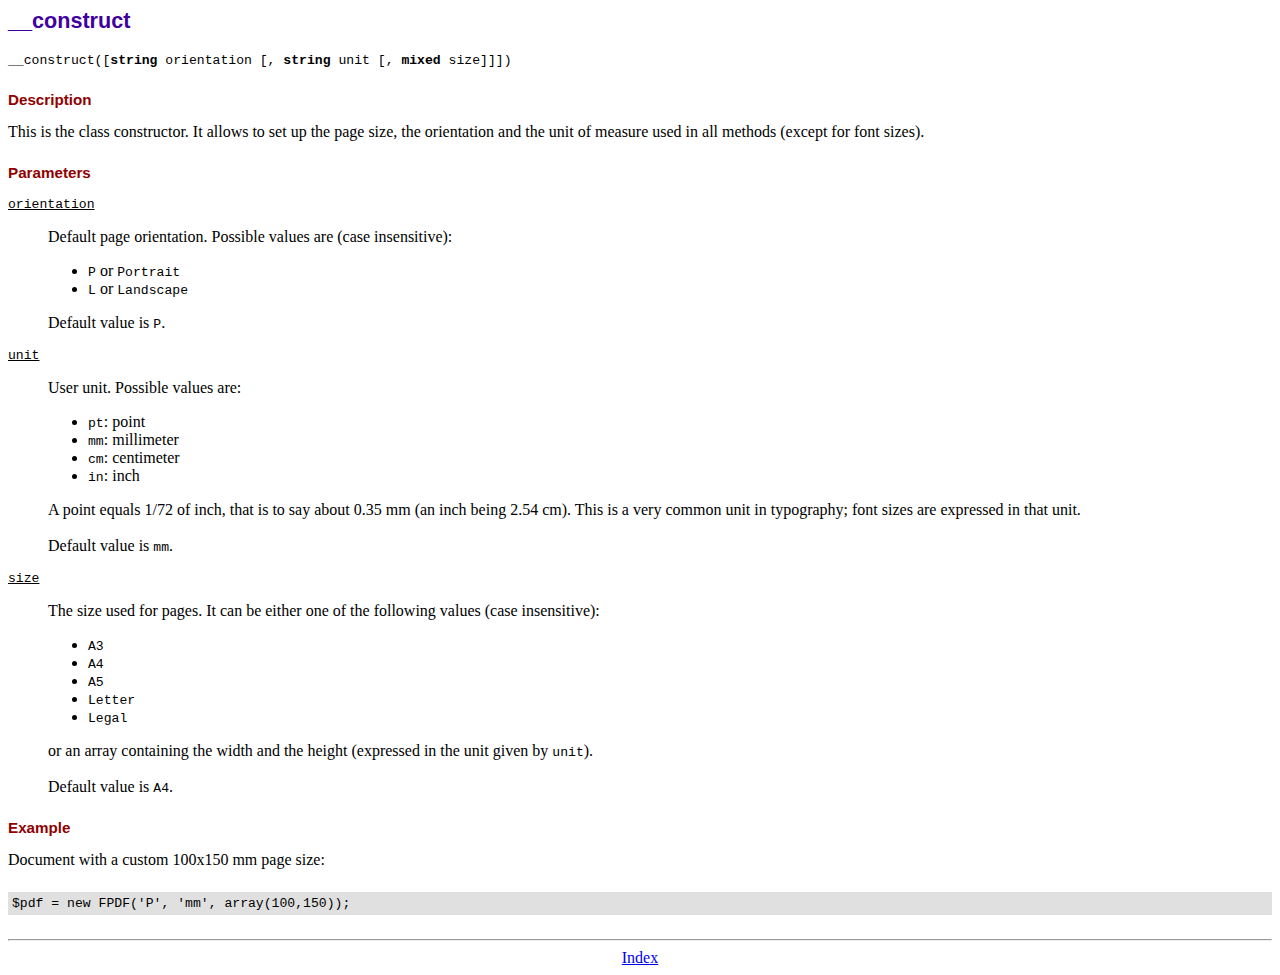
<file: fpdf/fpdf186/doc/__construct.htm>
<!DOCTYPE html PUBLIC "-//W3C//DTD HTML 4.01 Transitional//EN">
<html>
<head>
<meta http-equiv="Content-Type" content="text/html; charset=UTF-8">
<title>__construct</title>
<link type="text/css" rel="stylesheet" href="../fpdf.css">
</head>
<body>
<h1>__construct</h1>
<code>__construct([<b>string</b> orientation [, <b>string</b> unit [, <b>mixed</b> size]]])</code>
<h2>Description</h2>
This is the class constructor. It allows to set up the page size, the orientation and the
unit of measure used in all methods (except for font sizes).
<h2>Parameters</h2>
<dl class="param">
<dt><code>orientation</code></dt>
<dd>
Default page orientation. Possible values are (case insensitive):
<ul>
<li><code>P</code> or <code>Portrait</code></li>
<li><code>L</code> or <code>Landscape</code></li>
</ul>
Default value is <code>P</code>.
</dd>
<dt><code>unit</code></dt>
<dd>
User unit. Possible values are:
<ul>
<li><code>pt</code>: point</li>
<li><code>mm</code>: millimeter</li>
<li><code>cm</code>: centimeter</li>
<li><code>in</code>: inch</li>
</ul>
A point equals 1/72 of inch, that is to say about 0.35 mm (an inch being 2.54 cm). This
is a very common unit in typography; font sizes are expressed in that unit.
<br>
<br>
Default value is <code>mm</code>.
</dd>
<dt><code>size</code></dt>
<dd>
The size used for pages. It can be either one of the following values (case insensitive):
<ul>
<li><code>A3</code></li>
<li><code>A4</code></li>
<li><code>A5</code></li>
<li><code>Letter</code></li>
<li><code>Legal</code></li>
</ul>
or an array containing the width and the height (expressed in the unit given by <code>unit</code>).<br>
<br>
Default value is <code>A4</code>.
</dd>
</dl>
<h2>Example</h2>
Document with a custom 100x150 mm page size:
<div class="doc-source">
<pre><code>$pdf = new FPDF('P', 'mm', array(100,150));</code></pre>
</div>
<hr style="margin-top:1.5em">
<div style="text-align:center"><a href="index.htm">Index</a></div>
</body>
</html>
</file>
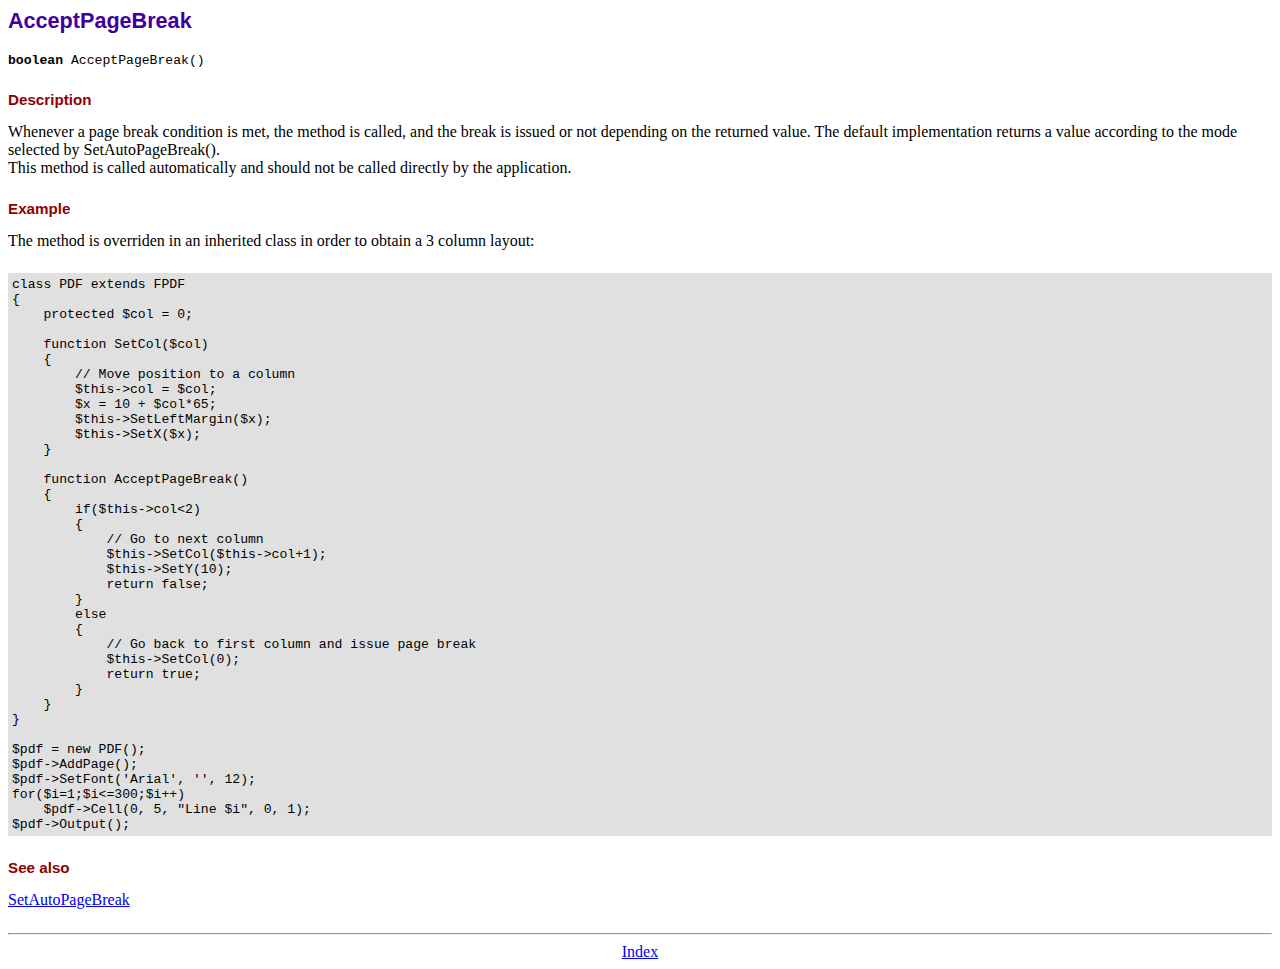
<file: fpdf/fpdf186/doc/acceptpagebreak.htm>
<!DOCTYPE html PUBLIC "-//W3C//DTD HTML 4.01 Transitional//EN">
<html>
<head>
<meta http-equiv="Content-Type" content="text/html; charset=UTF-8">
<title>AcceptPageBreak</title>
<link type="text/css" rel="stylesheet" href="../fpdf.css">
</head>
<body>
<h1>AcceptPageBreak</h1>
<code><b>boolean</b> AcceptPageBreak()</code>
<h2>Description</h2>
Whenever a page break condition is met, the method is called, and the break is issued or not
depending on the returned value. The default implementation returns a value according to the
mode selected by SetAutoPageBreak().
<br>
This method is called automatically and should not be called directly by the application.
<h2>Example</h2>
The method is overriden in an inherited class in order to obtain a 3 column layout:
<div class="doc-source">
<pre><code>class PDF extends FPDF
{
    protected $col = 0;

    function SetCol($col)
    {
        // Move position to a column
        $this-&gt;col = $col;
        $x = 10 + $col*65;
        $this-&gt;SetLeftMargin($x);
        $this-&gt;SetX($x);
    }

    function AcceptPageBreak()
    {
        if($this-&gt;col&lt;2)
        {
            // Go to next column
            $this-&gt;SetCol($this-&gt;col+1);
            $this-&gt;SetY(10);
            return false;
        }
        else
        {
            // Go back to first column and issue page break
            $this-&gt;SetCol(0);
            return true;
        }
    }
}

$pdf = new PDF();
$pdf-&gt;AddPage();
$pdf-&gt;SetFont('Arial', '', 12);
for($i=1;$i&lt;=300;$i++)
    $pdf-&gt;Cell(0, 5, "Line $i", 0, 1);
$pdf-&gt;Output();</code></pre>
</div>
<h2>See also</h2>
<a href="setautopagebreak.htm">SetAutoPageBreak</a>
<hr style="margin-top:1.5em">
<div style="text-align:center"><a href="index.htm">Index</a></div>
</body>
</html>
</file>
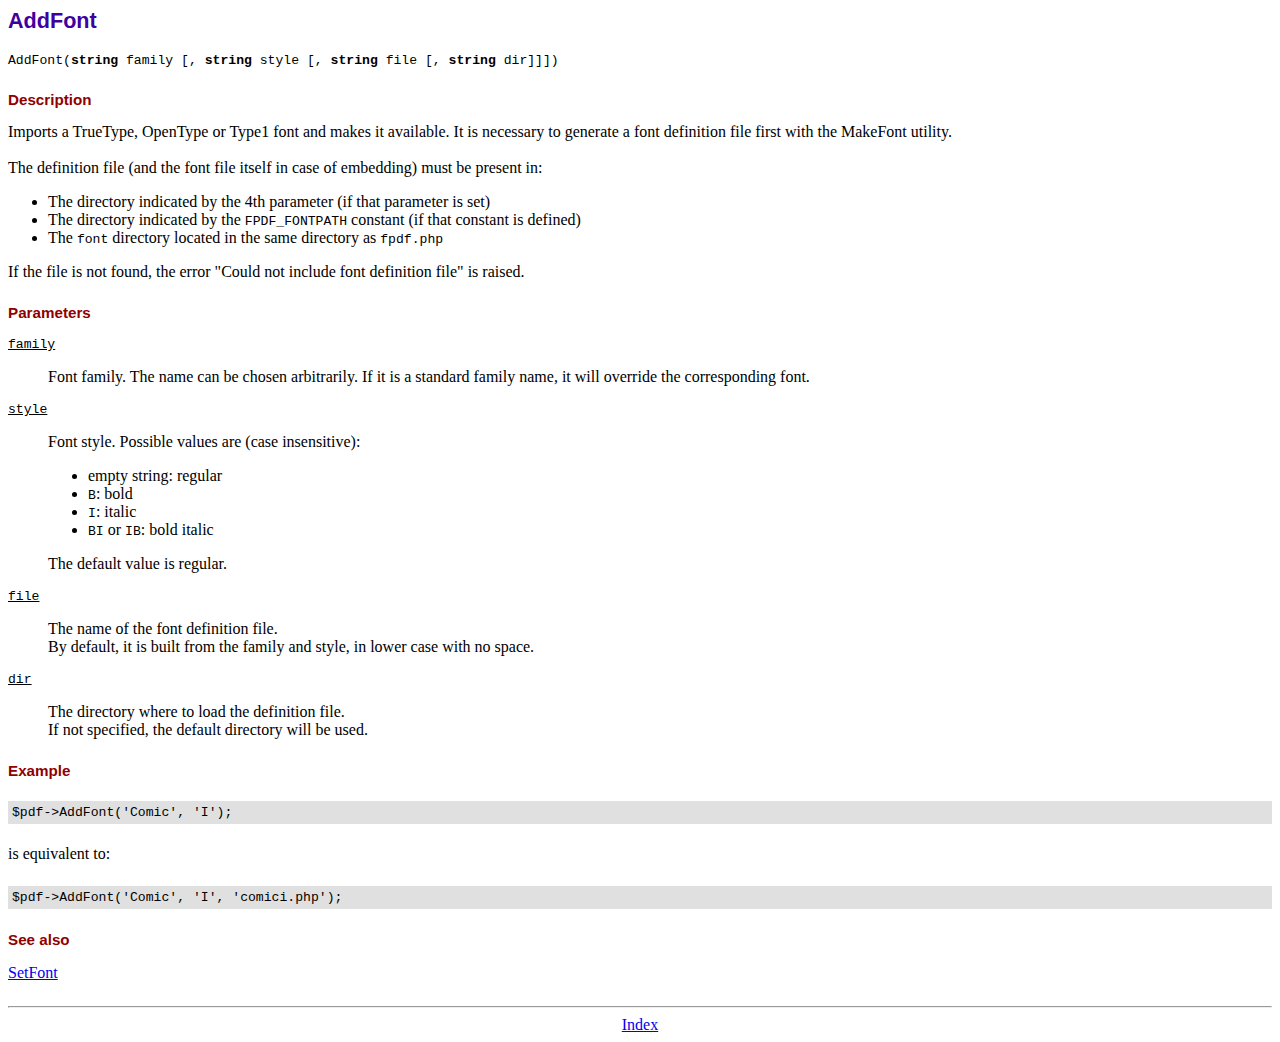
<file: fpdf/fpdf186/doc/addfont.htm>
<!DOCTYPE html PUBLIC "-//W3C//DTD HTML 4.01 Transitional//EN">
<html>
<head>
<meta http-equiv="Content-Type" content="text/html; charset=UTF-8">
<title>AddFont</title>
<link type="text/css" rel="stylesheet" href="../fpdf.css">
</head>
<body>
<h1>AddFont</h1>
<code>AddFont(<b>string</b> family [, <b>string</b> style [, <b>string</b> file [, <b>string</b> dir]]])</code>
<h2>Description</h2>
Imports a TrueType, OpenType or Type1 font and makes it available. It is necessary to generate a font
definition file first with the MakeFont utility.
<br>
<br>
The definition file (and the font file itself in case of embedding) must be present in:
<ul>
<li>The directory indicated by the 4th parameter (if that parameter is set)</li>
<li>The directory indicated by the <code>FPDF_FONTPATH</code> constant (if that constant is defined)</li>
<li>The <code>font</code> directory located in the same directory as <code>fpdf.php</code></li>
</ul>
If the file is not found, the error "Could not include font definition file" is raised.
<h2>Parameters</h2>
<dl class="param">
<dt><code>family</code></dt>
<dd>
Font family. The name can be chosen arbitrarily. If it is a standard family name, it will
override the corresponding font.
</dd>
<dt><code>style</code></dt>
<dd>
Font style. Possible values are (case insensitive):
<ul>
<li>empty string: regular</li>
<li><code>B</code>: bold</li>
<li><code>I</code>: italic</li>
<li><code>BI</code> or <code>IB</code>: bold italic</li>
</ul>
The default value is regular.
</dd>
<dt><code>file</code></dt>
<dd>
The name of the font definition file.
<br>
By default, it is built from the family and style, in lower case with no space.
</dd>
<dt><code>dir</code></dt>
<dd>
The directory where to load the definition file.
<br>
If not specified, the default directory will be used.
</dd>
</dl>
<h2>Example</h2>
<div class="doc-source">
<pre><code>$pdf-&gt;AddFont('Comic', 'I');</code></pre>
</div>
is equivalent to:
<div class="doc-source">
<pre><code>$pdf-&gt;AddFont('Comic', 'I', 'comici.php');</code></pre>
</div>
<h2>See also</h2>
<a href="setfont.htm">SetFont</a>
<hr style="margin-top:1.5em">
<div style="text-align:center"><a href="index.htm">Index</a></div>
</body>
</html>
</file>
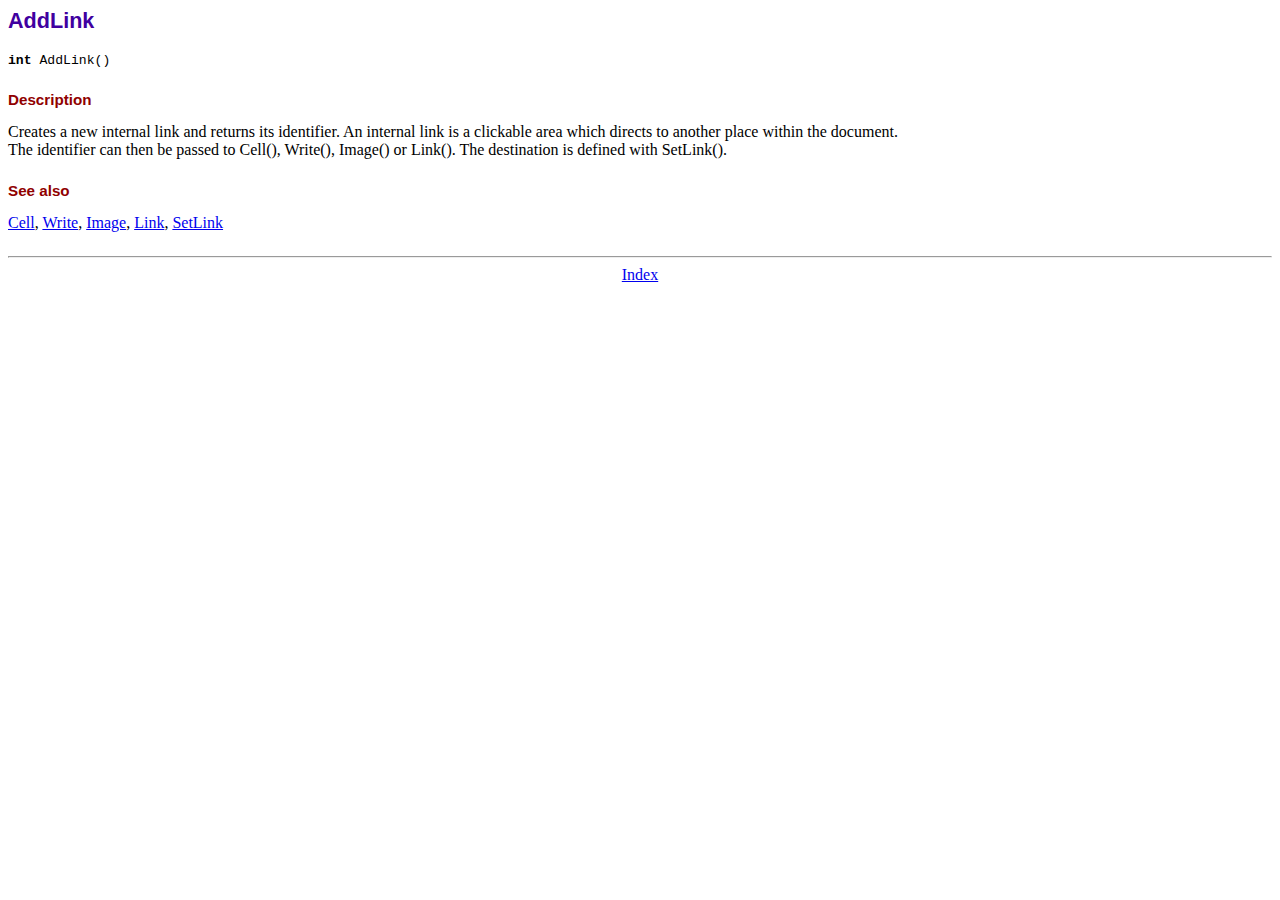
<file: fpdf/fpdf186/doc/addlink.htm>
<!DOCTYPE html PUBLIC "-//W3C//DTD HTML 4.01 Transitional//EN">
<html>
<head>
<meta http-equiv="Content-Type" content="text/html; charset=UTF-8">
<title>AddLink</title>
<link type="text/css" rel="stylesheet" href="../fpdf.css">
</head>
<body>
<h1>AddLink</h1>
<code><b>int</b> AddLink()</code>
<h2>Description</h2>
Creates a new internal link and returns its identifier. An internal link is a clickable area
which directs to another place within the document.
<br>
The identifier can then be passed to Cell(), Write(), Image() or Link(). The destination is
defined with SetLink().
<h2>See also</h2>
<a href="cell.htm">Cell</a>,
<a href="write.htm">Write</a>,
<a href="image.htm">Image</a>,
<a href="link.htm">Link</a>,
<a href="setlink.htm">SetLink</a>
<hr style="margin-top:1.5em">
<div style="text-align:center"><a href="index.htm">Index</a></div>
</body>
</html>
</file>
<file: fpdf/fpdf186/fpdf.css>
body {font-family:"Times New Roman",serif}
h1 {font:bold 135% Arial,sans-serif; color:#4000A0; margin-bottom:0.9em}
h2 {font:bold 95% Arial,sans-serif; color:#900000; margin-top:1.5em; margin-bottom:1em}
dl.param dt {text-decoration:underline}
dl.param dd {margin-top:1em; margin-bottom:1em}
dl.param ul {margin-top:1em; margin-bottom:1em}
tt, code, kbd {font-family:"Courier New",Courier,monospace; font-size:82%}
div.source {margin-top:1.4em; margin-bottom:1.3em}
div.source pre {display:table; border:1px solid #24246A; width:100%; margin:0em; font-family:inherit; font-size:100%}
div.source code {display:block; border:1px solid #C5C5EC; background-color:#F0F5FF; padding:6px; color:#000000}
div.doc-source {margin-top:1.4em; margin-bottom:1.3em}
div.doc-source pre {display:table; width:100%; margin:0em; font-family:inherit; font-size:100%}
div.doc-source code {display:block; background-color:#E0E0E0; padding:4px}
.kw {color:#000080; font-weight:bold}
.str {color:#CC0000}
.cmt {color:#008000}
p.demo {text-align:center; margin-top:-0.9em}
a.demo {text-decoration:none; font-weight:bold; color:#0000CC}
a.demo:link {text-decoration:none; font-weight:bold; color:#0000CC}
a.demo:hover {text-decoration:none; font-weight:bold; color:#0000FF}
a.demo:active {text-decoration:none; font-weight:bold; color:#0000FF}
</file>
<file: navbar.css>
.logo-container {
    display: flex;
    align-items: center;
}

.logo {
    width: 70px;
    height: 70px;
    overflow: hidden;
}

.logo img {
    width: 100%;
    height: 100%;
    object-fit: contain;
}

.logo-text {
    margin-left: 15px;
    font-size: 16px;
    font-weight: bold;
    font-style: italic;
}

.nav-links {
    display: flex;
    gap: 15px;
    align-items: center;
}

.nav-link {
    font-size: 14px;
    cursor: pointer;
    transition: opacity 0.3s ease;
}

.nav-link:hover {
    opacity: 0.7;
}

.login-icon {
    width: 40px;
    height: 40px;
    border-radius: 50%;
    background-color: #e6a4a4;
    display: flex;
    align-items: center;
    justify-content: center;
    cursor: pointer;
    transition: all 0.3s ease;
    margin-left: 10px;
}

.login-icon:hover {
    opacity: 0.8;
}
.book-now {
    padding: 8px 20px;
    background-color: #D9BBB0;
    border-radius: 20px;
    cursor: pointer;
    font-size: 14px;
    transition: all 0.3s ease;
    white-space: nowrap;
}

.book-now:hover {
    background-color: #ae9389;
}
</file>
